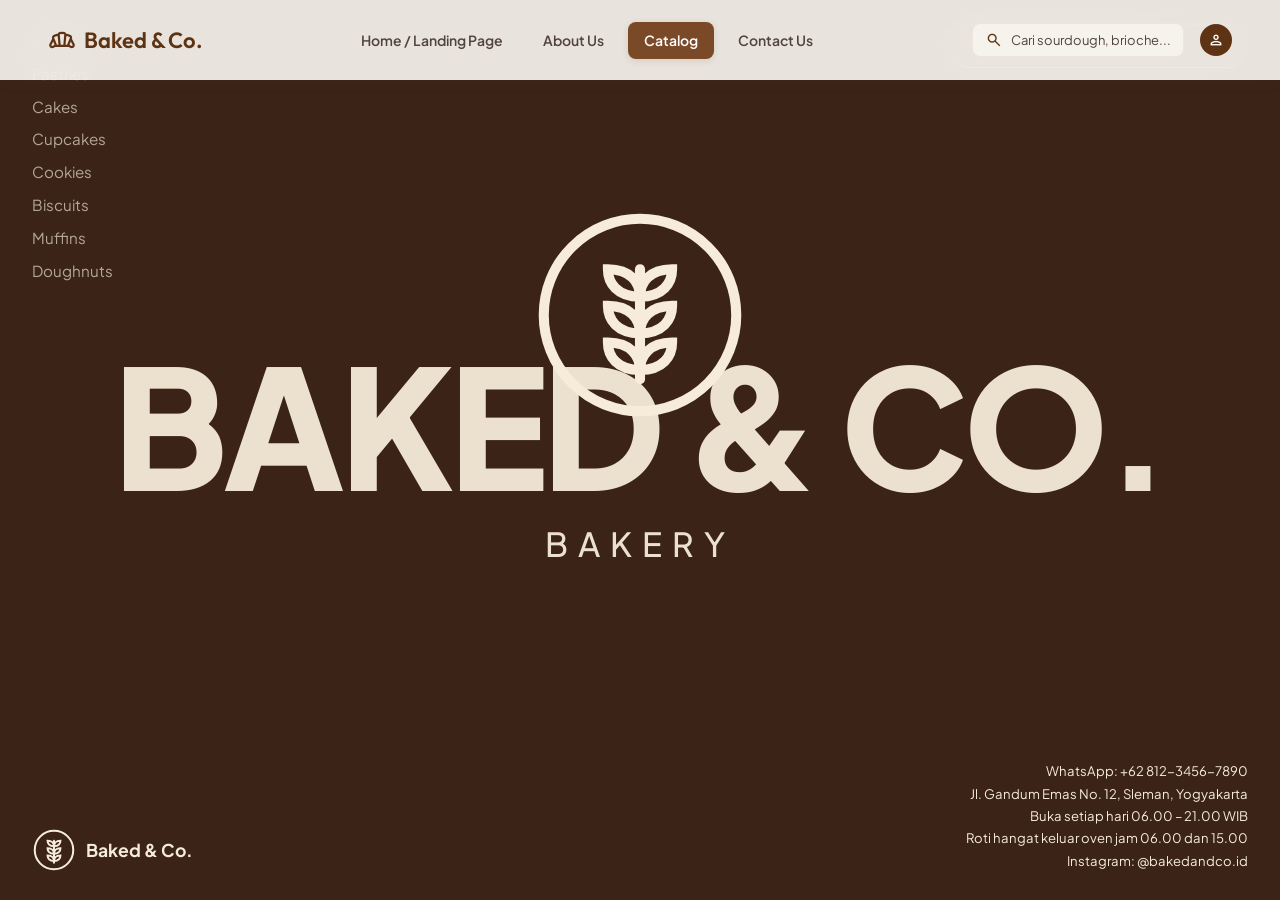
<file: koding/catalog (1).html>
<!doctype html>
<html lang="id">
  <head>
    <meta charset="utf-8" />
    <meta name="viewport" content="width=device-width,initial-scale=1" />
    <title>index — Baked & Co.</title>
    <link rel="preconnect" href="https://fonts.googleapis.com" />
    <link rel="preconnect" href="https://fonts.gstatic.com" crossorigin />
    <link
      href="https://fonts.googleapis.com/css2?family=Outfit:wght@400;600;700;800&family=Plus+Jakarta+Sans:wght@400;500;600;700&display=swap"
      rel="stylesheet"
    />
    <link
      href="https://fonts.googleapis.com/css2?family=Material+Symbols+Outlined:opsz,wght,FILL,GRAD@20..48,100..700,0..1,-50..200"
      rel="stylesheet"
    />
    <link rel="stylesheet" href="style.css" />
    <link
      href="https://fonts.googleapis.com/css2?family=Poppins:wght@400;600;700;800&display=swap"
      rel="stylesheet"
    />
    <link rel="stylesheet" href="style.css" />
  </head>
  <body>
    <!-- HEADER -->
    <header class="header">
      <div class="header-dalam">
        <a href="index.html" class="logo">
          <span class="ikon">bakery_dining</span>
          <span class="logo-teks">Baked & Co.</span>
        </a>
        <nav class="nav">
          <a href="index.html" class="nav-tautan">Home / Landing Page</a>
          <a href="about-us.html" class="nav-tautan">About Us</a>
          <a href="catalog.html" class="nav-tautan nav-tautan-aktif">Catalog</a>
          <a href="contact-us.html" class="nav-tautan">Contact Us</a>
        </nav>
        <div class="pencarian-area">
          <div class="dropdown-tim">
            <div class="pencarian-box">
              <span class="ikon">search</span>
              <span class="teks-kecil">Cari sourdough, brioche...</span>
            </div>
            <div class="dropdown-panel">
              <div class="dropdown-judul">
                <span class="label-kecil warna-utama" style="font-weight: 700"
                  >Kelompok 2 / XI 3.1</span
                >
                <span class="lencana lencana-sekunder">Creative Team</span>
              </div>
              <ul class="dropdown-daftar">
                <li class="dropdown-item">
                  <span>Abigail Gracia Kirana</span
                  ><span class="nomor">No. 01</span>
                </li>
                <li class="dropdown-item">
                  <span>Agnes Cara Chrisgenoveva</span
                  ><span class="nomor">No. 20</span>
                </li>
                <li class="dropdown-item">
                  <span>Alexandra Vanny P. P.</span
                  ><span class="nomor">No. 26</span>
                </li>
                <li class="dropdown-item">
                  <span>Richelle Jordan Hoo</span
                  ><span class="nomor">No. 32</span>
                </li>
                <li class="dropdown-item">
                  <span>Arabella Syaqila Putri</span
                  ><span class="nomor">No. 35</span>
                </li>
              </ul>
            </div>
          </div>
          <div class="avatar">
            <span class="ikon" style="font-size: 18px">person</span>
          </div>
        </div>
      </div>
    </header>
    <div class="katalog-halaman">
      <!-- ===== RADIO KATEGORI ===== -->
      <input
        class="katalog-radio"
        type="radio"
        name="kategori"
        id="pilih-beranda"
        checked
      />
      <input
        class="katalog-radio"
        type="radio"
        name="kategori"
        id="pilih-roti"
      />
      <input
        class="katalog-radio"
        type="radio"
        name="kategori"
        id="pilih-pastri"
      />
      <input
        class="katalog-radio"
        type="radio"
        name="kategori"
        id="pilih-kue"
      />
      <input
        class="katalog-radio"
        type="radio"
        name="kategori"
        id="pilih-cupcake"
      />
      <input
        class="katalog-radio"
        type="radio"
        name="kategori"
        id="pilih-kukis"
      />
      <input
        class="katalog-radio"
        type="radio"
        name="kategori"
        id="pilih-biskuit"
      />
      <input
        class="katalog-radio"
        type="radio"
        name="kategori"
        id="pilih-mufin"
      />
      <input
        class="katalog-radio"
        type="radio"
        name="kategori"
        id="pilih-donat"
      />

      <!-- ===== PANGGUNG UTAMA ===== -->
      <main class="katalog-panggung">
        <!-- Navigasi -->
        <nav class="katalog-nav" aria-label="Kategori">
          <label for="pilih-roti">Breads</label>
          <label for="pilih-pastri">Pastries</label>
          <label for="pilih-kue">Cakes</label>
          <label for="pilih-cupcake">Cupcakes</label>
          <label for="pilih-kukis">Cookies</label>
          <label for="pilih-biskuit">Biscuits</label>
          <label for="pilih-mufin">Muffins</label>
          <label for="pilih-donat">Doughnuts</label>
        </nav>

        <!-- Pencarian + tips -->
        <div class="katalog-pencarian">
          <input
            type="search"
            placeholder="Cari kategori atau produk…"
            aria-label="Cari"
          />
          <div class="katalog-tips">
            <b>Kelompok 2 / XI 3.1</b>
            <ol>
              <li>Abigail Gracia Kirana / 1</li>
              <li>Agnes Cara Chrisgenoveva / 20</li>
              <li>Alexandra Vanny P. P. / 26</li>
              <li>Richelle Jordan Hoo / 32</li>
              <li>Arabella Syaqila Putri / 35</li>
            </ol>
          </div>
        </div>

        <!-- Logo -->
        <label
          class="katalog-logo"
          for="pilih-beranda"
          title="Kembali ke beranda"
        >
          <svg
            viewBox="0 0 48 48"
            fill="none"
            stroke="currentColor"
            stroke-width="2.2"
            stroke-linecap="round"
          >
            <circle cx="24" cy="24" r="21" />
            <path d="M24 38V14" />
            <path
              d="M24 20c-5 0-7-3-7-6 5 0 7 3 7 6zM24 20c5 0 7-3 7-6-5 0-7 3-7 6zM24 28c-5 0-7-3-7-6 5 0 7 3 7 6zM24 28c5 0 7-3 7-6-5 0-7 3-7 6zM24 36c-5 0-7-3-7-6 5 0 7 3 7 6zM24 36c5 0 7-3 7-6-5 0-7 3-7 6z"
            />
          </svg>
          <span>Baked & Co.</span>
        </label>

        <!-- Kontak -->
        <div class="katalog-kontak">
          <div>
            WhatsApp:
            <a href="https://wa.me/6281234567890">+62 812-3456-7890</a>
          </div>
          <div>Jl. Gandum Emas No. 12, Sleman, Yogyakarta</div>
          <div>Buka setiap hari 06.00 – 21.00 WIB</div>
          <div>Roti hangat keluar oven jam 06.00 dan 15.00</div>
          <div>
            Instagram:
            <a href="https://instagram.com/bakedandco.id">@bakedandco.id</a>
          </div>
        </div>

        <!-- Slide beranda -->
        <section
          class="katalog-slide katalog-beranda katalog-slide-beranda"
          id="s-beranda"
        >
          <svg
            class="katalog-logo-besar"
            aria-hidden="true"
            viewBox="0 0 48 48"
            fill="none"
            stroke="currentColor"
            stroke-width="2.2"
            stroke-linecap="round"
          >
            <circle cx="24" cy="24" r="21" />
            <path d="M24 38V14" />
            <path
              d="M24 20c-5 0-7-3-7-6 5 0 7 3 7 6zM24 20c5 0 7-3 7-6-5 0-7 3-7 6zM24 28c-5 0-7-3-7-6 5 0 7 3 7 6zM24 28c5 0 7-3 7-6-5 0-7 3-7 6zM24 36c-5 0-7-3-7-6 5 0 7 3 7 6zM24 36c5 0 7-3 7-6-5 0-7 3-7 6z"
            />
          </svg>
          <div class="katalog-judul-raksasa">
            BAKED & CO.<small>BAKERY</small>
          </div>
        </section>

        <!-- ====== SLIDE: ROTI / BREADS ====== -->
        <section class="katalog-slide katalog-slide-roti" id="s-roti">
          <div class="katalog-judul-raksasa">BREADS</div>
          <input
            class="katalog-radio"
            type="radio"
            name="p-roti"
            id="produk-roti-0"
            checked
            aria-label="Sourdough"
          />
          <input
            class="katalog-radio"
            type="radio"
            name="p-roti"
            id="produk-roti-1"
            aria-label="Baguette"
          />
          <input
            class="katalog-radio"
            type="radio"
            name="p-roti"
            id="produk-roti-2"
            aria-label="Brioche"
          />
          <input
            class="katalog-radio"
            type="radio"
            name="p-roti"
            id="produk-roti-3"
            aria-label="Whole Wheat"
          />
          <input
            class="katalog-radio"
            type="radio"
            name="p-roti"
            id="produk-roti-4"
            aria-label="Focaccia"
          />
          <input
            class="katalog-radio"
            type="radio"
            name="p-roti"
            id="produk-roti-5"
            aria-label="Ciabatta"
          />

          <!-- placeholder slide produk 1 (posisi ke-2 di DOM, lihat CSS nth-child) -->
          <figure class="katalog-produk">
            <label class="katalog-panah katalog-panah-kiri" for="produk-roti-5"
              >‹</label
            >
            <span
              class="katalog-gambar-besar"
              role="img"
              aria-label="Sourdough"
            >
              <svg viewBox="0 0 200 200">
                <ellipse
                  cx="100"
                  cy="118"
                  rx="84"
                  ry="62"
                  fill="#b9772e"
                  stroke="rgba(60,30,10,.35)"
                  stroke-width="2.5"
                />
                <path
                  d="M52 104q16-24 32-32M90 92q16-24 32-32M128 102q16-24 32-32"
                  stroke="#f3dcae"
                  stroke-width="10"
                  stroke-linecap="round"
                  fill="none"
                />
                <circle cx="54" cy="114" r="3" fill="#fff3dc" />
                <circle cx="110" cy="92" r="3" fill="#fff3dc" />
                <circle cx="143" cy="130" r="3" fill="#fff3dc" />
                <circle cx="86" cy="147" r="3" fill="#fff3dc" />
                <circle cx="126" cy="178" r="3" fill="#fff3dc" />
                <circle cx="59" cy="174" r="3" fill="#fff3dc" />
                <circle cx="95" cy="123" r="3" fill="#fff3dc" />
                <circle cx="148" cy="169" r="3" fill="#fff3dc" />
              </svg>
            </span>
            <figcaption class="katalog-nama-produk">Sourdough</figcaption>
            <label class="katalog-panah katalog-panah-kanan" for="produk-roti-1"
              >›</label
            >
            <span class="katalog-penghitung">1 / 6</span>
          </figure>
          <figure class="katalog-produk">
            <label class="katalog-panah katalog-panah-kiri" for="produk-roti-0"
              >‹</label
            >
            <span class="katalog-gambar-besar" role="img" aria-label="Baguette">
              <svg viewBox="0 0 200 200">
                <g transform="rotate(-18 100 100)">
                  <rect
                    x="8"
                    y="72"
                    width="184"
                    height="56"
                    rx="28"
                    fill="#d89a4a"
                    stroke="rgba(60,30,10,.35)"
                    stroke-width="2.5"
                  />
                  <path
                    d="M50 81l12 38M88 81l12 38M126 81l12 38M160 81l12 38"
                    stroke="#f3dcae"
                    stroke-width="7"
                    stroke-linecap="round"
                  />
                </g>
              </svg>
            </span>
            <figcaption class="katalog-nama-produk">Baguette</figcaption>
            <label class="katalog-panah katalog-panah-kanan" for="produk-roti-2"
              >›</label
            >
            <span class="katalog-penghitung">2 / 6</span>
          </figure>
          <figure class="katalog-produk">
            <label class="katalog-panah katalog-panah-kiri" for="produk-roti-1"
              >‹</label
            >
            <span class="katalog-gambar-besar" role="img" aria-label="Brioche">
              <svg viewBox="0 0 200 200">
                <ellipse
                  cx="100"
                  cy="130"
                  rx="80"
                  ry="48"
                  fill="#d98a2f"
                  stroke="rgba(60,30,10,.35)"
                  stroke-width="2.5"
                />
                <circle
                  cx="100"
                  cy="76"
                  r="30"
                  fill="#d98a2f"
                  stroke="rgba(60,30,10,.35)"
                  stroke-width="2.5"
                />
                <ellipse
                  cx="96"
                  cy="68"
                  rx="14"
                  ry="6"
                  fill="#fff"
                  opacity=".3"
                />
              </svg>
            </span>
            <figcaption class="katalog-nama-produk">Brioche</figcaption>
            <label class="katalog-panah katalog-panah-kanan" for="produk-roti-3"
              >›</label
            >
            <span class="katalog-penghitung">3 / 6</span>
          </figure>
          <figure class="katalog-produk">
            <label class="katalog-panah katalog-panah-kiri" for="produk-roti-2"
              >‹</label
            >
            <span
              class="katalog-gambar-besar"
              role="img"
              aria-label="Whole Wheat"
            >
              <svg viewBox="0 0 200 200">
                <ellipse
                  cx="100"
                  cy="118"
                  rx="84"
                  ry="62"
                  fill="#8a5a2b"
                  stroke="rgba(60,30,10,.35)"
                  stroke-width="2.5"
                />
                <path
                  d="M52 104q16-24 32-32M90 92q16-24 32-32M128 102q16-24 32-32"
                  stroke="#d9b27a"
                  stroke-width="10"
                  stroke-linecap="round"
                  fill="none"
                />
              </svg>
            </span>
            <figcaption class="katalog-nama-produk">
              Whole Wheat Bread
            </figcaption>
            <label class="katalog-panah katalog-panah-kanan" for="produk-roti-4"
              >›</label
            >
            <span class="katalog-penghitung">4 / 6</span>
          </figure>
          <figure class="katalog-produk">
            <label class="katalog-panah katalog-panah-kiri" for="produk-roti-3"
              >‹</label
            >
            <span class="katalog-gambar-besar" role="img" aria-label="Focaccia">
              <svg viewBox="0 0 200 200">
                <rect
                  x="22"
                  y="52"
                  width="156"
                  height="104"
                  rx="22"
                  fill="#e0a23f"
                  stroke="rgba(60,30,10,.35)"
                  stroke-width="2.5"
                />
                <circle cx="46" cy="78" r="5" fill="rgba(120,60,10,.35)" />
                <circle cx="82" cy="108" r="5" fill="rgba(120,60,10,.35)" />
                <circle cx="118" cy="78" r="5" fill="rgba(120,60,10,.35)" />
                <circle cx="154" cy="108" r="5" fill="rgba(120,60,10,.35)" />
                <path
                  d="M38 88l12-6M74 118l12-6M110 88l12-6M146 118l12-6"
                  stroke="#4f7a32"
                  stroke-width="3"
                  stroke-linecap="round"
                />
                <circle cx="64" cy="110" r="6" fill="#3a2a3f" />
                <circle cx="136" cy="80" r="6" fill="#3a2a3f" />
              </svg>
            </span>
            <figcaption class="katalog-nama-produk">Focaccia</figcaption>
            <label class="katalog-panah katalog-panah-kanan" for="produk-roti-5"
              >›</label
            >
            <span class="katalog-penghitung">5 / 6</span>
          </figure>
          <figure class="katalog-produk">
            <label class="katalog-panah katalog-panah-kiri" for="produk-roti-4"
              >‹</label
            >
            <span class="katalog-gambar-besar" role="img" aria-label="Ciabatta">
              <svg viewBox="0 0 200 200">
                <g transform="rotate(-18 100 100)">
                  <rect
                    x="25"
                    y="64"
                    width="150"
                    height="72"
                    rx="36"
                    fill="#e3b568"
                    stroke="rgba(60,30,10,.35)"
                    stroke-width="2.5"
                  />
                  <path
                    d="M50 73l12 54M88 73l12 54M126 73l12 54M160 73l12 54"
                    stroke="#fff3dc"
                    stroke-width="7"
                    stroke-linecap="round"
                  />
                </g>
              </svg>
            </span>
            <figcaption class="katalog-nama-produk">Ciabatta</figcaption>
            <label class="katalog-panah katalog-panah-kanan" for="produk-roti-0"
              >›</label
            >
            <span class="katalog-penghitung">6 / 6</span>
          </figure>
        </section>

        <!-- ====== SLIDE: PASTRIES ====== -->
        <section class="katalog-slide katalog-slide-pastri" id="s-pastri">
          <div class="katalog-judul-raksasa">PASTRIES</div>
          <input
            class="katalog-radio"
            type="radio"
            name="p-pastri"
            id="produk-pastri-0"
            checked
            aria-label="Croissant"
          />
          <input
            class="katalog-radio"
            type="radio"
            name="p-pastri"
            id="produk-pastri-1"
            aria-label="Pain au Chocolat"
          />
          <input
            class="katalog-radio"
            type="radio"
            name="p-pastri"
            id="produk-pastri-2"
            aria-label="Danish"
          />
          <input
            class="katalog-radio"
            type="radio"
            name="p-pastri"
            id="produk-pastri-3"
            aria-label="Puff Pastry"
          />
          <input
            class="katalog-radio"
            type="radio"
            name="p-pastri"
            id="produk-pastri-4"
            aria-label="Cinnamon Roll"
          />
          <input
            class="katalog-radio"
            type="radio"
            name="p-pastri"
            id="produk-pastri-5"
            aria-label="Éclair"
          />

          <figure class="katalog-produk">
            <label
              class="katalog-panah katalog-panah-kiri"
              for="produk-pastri-5"
              >‹</label
            >
            <span
              class="katalog-gambar-besar"
              role="img"
              aria-label="Croissant"
            >
              <svg viewBox="0 0 200 200">
                <ellipse
                  cx="36"
                  cy="128"
                  rx="19"
                  ry="32"
                  transform="rotate(55 36 128)"
                  fill="#e3a24a"
                  stroke="rgba(60,30,10,.35)"
                  stroke-width="2.5"
                />
                <ellipse
                  cx="164"
                  cy="128"
                  rx="19"
                  ry="32"
                  transform="rotate(-55 164 128)"
                  fill="#e3a24a"
                  stroke="rgba(60,30,10,.35)"
                  stroke-width="2.5"
                />
                <ellipse
                  cx="64"
                  cy="106"
                  rx="26"
                  ry="42"
                  transform="rotate(25 64 106)"
                  fill="#e3a24a"
                  stroke="rgba(60,30,10,.35)"
                  stroke-width="2.5"
                />
                <ellipse
                  cx="136"
                  cy="106"
                  rx="26"
                  ry="42"
                  transform="rotate(-25 136 106)"
                  fill="#e3a24a"
                  stroke="rgba(60,30,10,.35)"
                  stroke-width="2.5"
                />
                <ellipse
                  cx="100"
                  cy="92"
                  rx="34"
                  ry="52"
                  fill="#e3a24a"
                  stroke="rgba(60,30,10,.35)"
                  stroke-width="2.5"
                />
              </svg>
            </span>
            <figcaption class="katalog-nama-produk">Croissant</figcaption>
            <label
              class="katalog-panah katalog-panah-kanan"
              for="produk-pastri-1"
              >›</label
            >
            <span class="katalog-penghitung">1 / 6</span>
          </figure>
          <figure class="katalog-produk">
            <label
              class="katalog-panah katalog-panah-kiri"
              for="produk-pastri-0"
              >‹</label
            >
            <span
              class="katalog-gambar-besar"
              role="img"
              aria-label="Pain au Chocolat"
            >
              <svg viewBox="0 0 200 200">
                <rect
                  x="26"
                  y="66"
                  width="148"
                  height="76"
                  rx="34"
                  fill="#d99a45"
                  stroke="rgba(60,30,10,.35)"
                  stroke-width="2.5"
                />
                <rect
                  x="20"
                  y="92"
                  width="24"
                  height="26"
                  rx="8"
                  fill="#4a2a1b"
                />
                <rect
                  x="156"
                  y="92"
                  width="24"
                  height="26"
                  rx="8"
                  fill="#4a2a1b"
                />
              </svg>
            </span>
            <figcaption class="katalog-nama-produk">
              Pain au Chocolat
            </figcaption>
            <label
              class="katalog-panah katalog-panah-kanan"
              for="produk-pastri-2"
              >›</label
            >
            <span class="katalog-penghitung">2 / 6</span>
          </figure>
          <figure class="katalog-produk">
            <label
              class="katalog-panah katalog-panah-kiri"
              for="produk-pastri-1"
              >‹</label
            >
            <span class="katalog-gambar-besar" role="img" aria-label="Danish">
              <svg viewBox="0 0 200 200">
                <rect
                  x="32"
                  y="32"
                  width="136"
                  height="136"
                  rx="26"
                  fill="#e8b865"
                  stroke="rgba(60,30,10,.35)"
                  stroke-width="2.5"
                />
                <rect
                  x="62"
                  y="62"
                  width="76"
                  height="76"
                  rx="14"
                  fill="rgba(255,255,255,.25)"
                />
                <circle cx="100" cy="100" r="24" fill="#d6283a" />
              </svg>
            </span>
            <figcaption class="katalog-nama-produk">Danish</figcaption>
            <label
              class="katalog-panah katalog-panah-kanan"
              for="produk-pastri-3"
              >›</label
            >
            <span class="katalog-penghitung">3 / 6</span>
          </figure>
          <figure class="katalog-produk">
            <label
              class="katalog-panah katalog-panah-kiri"
              for="produk-pastri-2"
              >‹</label
            >
            <span
              class="katalog-gambar-besar"
              role="img"
              aria-label="Puff Pastry"
            >
              <svg viewBox="0 0 200 200">
                <rect
                  x="36"
                  y="50"
                  width="128"
                  height="30"
                  rx="15"
                  fill="#d3a04d"
                  stroke="rgba(60,30,10,.35)"
                  stroke-width="2.5"
                />
                <rect
                  x="44"
                  y="72"
                  width="112"
                  height="30"
                  rx="15"
                  fill="#e9c27a"
                  stroke="rgba(60,30,10,.35)"
                  stroke-width="2.5"
                />
                <rect
                  x="36"
                  y="94"
                  width="128"
                  height="30"
                  rx="15"
                  fill="#d3a04d"
                  stroke="rgba(60,30,10,.35)"
                  stroke-width="2.5"
                />
                <rect
                  x="44"
                  y="116"
                  width="112"
                  height="30"
                  rx="15"
                  fill="#e9c27a"
                  stroke="rgba(60,30,10,.35)"
                  stroke-width="2.5"
                />
                <rect
                  x="36"
                  y="138"
                  width="128"
                  height="30"
                  rx="15"
                  fill="#d3a04d"
                  stroke="rgba(60,30,10,.35)"
                  stroke-width="2.5"
                />
              </svg>
            </span>
            <figcaption class="katalog-nama-produk">Puff Pastry</figcaption>
            <label
              class="katalog-panah katalog-panah-kanan"
              for="produk-pastri-4"
              >›</label
            >
            <span class="katalog-penghitung">4 / 6</span>
          </figure>
          <figure class="katalog-produk">
            <label
              class="katalog-panah katalog-panah-kiri"
              for="produk-pastri-3"
              >‹</label
            >
            <span
              class="katalog-gambar-besar"
              role="img"
              aria-label="Cinnamon Roll"
            >
              <svg viewBox="0 0 200 200">
                <circle
                  cx="100"
                  cy="100"
                  r="82"
                  fill="#d9a55c"
                  stroke="rgba(60,30,10,.35)"
                  stroke-width="2.5"
                />
                <path
                  d="M100 100q10-10 18 0q8 18-16 24q-30 2-34-28q0-36 40-40q44 0 52 42"
                  stroke="#8a4a22"
                  stroke-width="9"
                  fill="none"
                  stroke-linecap="round"
                />
              </svg>
            </span>
            <figcaption class="katalog-nama-produk">Cinnamon Roll</figcaption>
            <label
              class="katalog-panah katalog-panah-kanan"
              for="produk-pastri-5"
              >›</label
            >
            <span class="katalog-penghitung">5 / 6</span>
          </figure>
          <figure class="katalog-produk">
            <label
              class="katalog-panah katalog-panah-kiri"
              for="produk-pastri-4"
              >‹</label
            >
            <span class="katalog-gambar-besar" role="img" aria-label="Éclair">
              <svg viewBox="0 0 200 200">
                <g transform="rotate(-10 100 100)">
                  <rect
                    x="18"
                    y="102"
                    width="164"
                    height="42"
                    rx="21"
                    fill="#e8c07a"
                    stroke="rgba(60,30,10,.35)"
                    stroke-width="2.5"
                  />
                  <rect
                    x="16"
                    y="64"
                    width="168"
                    height="38"
                    rx="19"
                    fill="#4a2a1b"
                    stroke="rgba(60,30,10,.35)"
                    stroke-width="2.5"
                  />
                </g>
              </svg>
            </span>
            <figcaption class="katalog-nama-produk">Éclair</figcaption>
            <label
              class="katalog-panah katalog-panah-kanan"
              for="produk-pastri-0"
              >›</label
            >
            <span class="katalog-penghitung">6 / 6</span>
          </figure>
        </section>

        <!-- ====== SLIDE: CAKES ====== -->
        <section class="katalog-slide katalog-slide-kue" id="s-kue">
          <div class="katalog-judul-raksasa">CAKES</div>
          <input
            class="katalog-radio"
            type="radio"
            name="p-kue"
            id="produk-kue-0"
            checked
            aria-label="Black Forest"
          />
          <input
            class="katalog-radio"
            type="radio"
            name="p-kue"
            id="produk-kue-1"
            aria-label="Red Velvet"
          />
          <input
            class="katalog-radio"
            type="radio"
            name="p-kue"
            id="produk-kue-2"
            aria-label="Cheesecake"
          />
          <input
            class="katalog-radio"
            type="radio"
            name="p-kue"
            id="produk-kue-3"
            aria-label="Sponge Cake"
          />
          <input
            class="katalog-radio"
            type="radio"
            name="p-kue"
            id="produk-kue-4"
            aria-label="Chiffon Cake"
          />
          <input
            class="katalog-radio"
            type="radio"
            name="p-kue"
            id="produk-kue-5"
            aria-label="Carrot Cake"
          />

          <figure class="katalog-produk">
            <label class="katalog-panah katalog-panah-kiri" for="produk-kue-5"
              >‹</label
            >
            <span
              class="katalog-gambar-besar"
              role="img"
              aria-label="Black Forest"
            >
              <svg viewBox="0 0 200 200">
                <rect x="40" y="132" width="120" height="26" fill="#4a2a1b" />
                <rect x="40" y="122" width="120" height="10" fill="#fff3dc" />
                <rect x="40" y="96" width="120" height="26" fill="#4a2a1b" />
                <rect x="40" y="86" width="120" height="10" fill="#fff3dc" />
                <rect x="40" y="60" width="120" height="26" fill="#4a2a1b" />
                <rect
                  x="36"
                  y="46"
                  width="128"
                  height="16"
                  rx="8"
                  fill="#fff3dc"
                  stroke="rgba(60,30,10,.35)"
                  stroke-width="2.5"
                />
                <circle cx="100" cy="38" r="12" fill="#c1121f" />
              </svg>
            </span>
            <figcaption class="katalog-nama-produk">
              Black Forest Cake
            </figcaption>
            <label class="katalog-panah katalog-panah-kanan" for="produk-kue-1"
              >›</label
            >
            <span class="katalog-penghitung">1 / 6</span>
          </figure>
          <figure class="katalog-produk">
            <label class="katalog-panah katalog-panah-kiri" for="produk-kue-0"
              >‹</label
            >
            <span
              class="katalog-gambar-besar"
              role="img"
              aria-label="Red Velvet"
            >
              <svg viewBox="0 0 200 200">
                <rect x="40" y="132" width="120" height="26" fill="#b3162a" />
                <rect x="40" y="122" width="120" height="10" fill="#fffaf0" />
                <rect x="40" y="96" width="120" height="26" fill="#b3162a" />
                <rect x="40" y="86" width="120" height="10" fill="#fffaf0" />
                <rect x="40" y="60" width="120" height="26" fill="#b3162a" />
                <rect
                  x="36"
                  y="46"
                  width="128"
                  height="16"
                  rx="8"
                  fill="#fffaf0"
                  stroke="rgba(60,30,10,.35)"
                  stroke-width="2.5"
                />
              </svg>
            </span>
            <figcaption class="katalog-nama-produk">Red Velvet Cake</figcaption>
            <label class="katalog-panah katalog-panah-kanan" for="produk-kue-2"
              >›</label
            >
            <span class="katalog-penghitung">2 / 6</span>
          </figure>
          <figure class="katalog-produk">
            <label class="katalog-panah katalog-panah-kiri" for="produk-kue-1"
              >‹</label
            >
            <span
              class="katalog-gambar-besar"
              role="img"
              aria-label="Cheesecake"
            >
              <svg viewBox="0 0 200 200">
                <rect x="40" y="142" width="120" height="16" fill="#c18a4a" />
                <rect x="40" y="72" width="120" height="70" fill="#fbefd0" />
                <rect
                  x="36"
                  y="58"
                  width="128"
                  height="16"
                  rx="8"
                  fill="#d6283a"
                  stroke="rgba(60,30,10,.35)"
                  stroke-width="2.5"
                />
                <circle cx="72" cy="53" r="9" fill="#9d1b2f" />
                <circle cx="100" cy="53" r="9" fill="#9d1b2f" />
                <circle cx="128" cy="53" r="9" fill="#9d1b2f" />
              </svg>
            </span>
            <figcaption class="katalog-nama-produk">Cheesecake</figcaption>
            <label class="katalog-panah katalog-panah-kanan" for="produk-kue-3"
              >›</label
            >
            <span class="katalog-penghitung">3 / 6</span>
          </figure>
          <figure class="katalog-produk">
            <label class="katalog-panah katalog-panah-kiri" for="produk-kue-2"
              >‹</label
            >
            <span
              class="katalog-gambar-besar"
              role="img"
              aria-label="Sponge Cake"
            >
              <svg viewBox="0 0 200 200">
                <rect x="40" y="130" width="120" height="28" fill="#f3cf6d" />
                <rect x="40" y="122" width="120" height="8" fill="#d83a4a" />
                <rect x="40" y="94" width="120" height="28" fill="#f3cf6d" />
                <rect x="40" y="86" width="120" height="8" fill="#fff3dc" />
                <rect x="40" y="58" width="120" height="28" fill="#f3cf6d" />
                <rect
                  x="36"
                  y="44"
                  width="128"
                  height="16"
                  rx="8"
                  fill="#fff3dc"
                  stroke="rgba(60,30,10,.35)"
                  stroke-width="2.5"
                />
              </svg>
            </span>
            <figcaption class="katalog-nama-produk">Sponge Cake</figcaption>
            <label class="katalog-panah katalog-panah-kanan" for="produk-kue-4"
              >›</label
            >
            <span class="katalog-penghitung">4 / 6</span>
          </figure>
          <figure class="katalog-produk">
            <label class="katalog-panah katalog-panah-kiri" for="produk-kue-3"
              >‹</label
            >
            <span
              class="katalog-gambar-besar"
              role="img"
              aria-label="Chiffon Cake"
            >
              <svg viewBox="0 0 200 200">
                <rect x="40" y="124" width="120" height="34" fill="#f7e08f" />
                <rect x="40" y="116" width="120" height="8" fill="#fffdf3" />
                <rect x="40" y="82" width="120" height="34" fill="#f7e08f" />
                <rect
                  x="36"
                  y="68"
                  width="128"
                  height="16"
                  rx="8"
                  fill="#fff0b8"
                  stroke="rgba(60,30,10,.35)"
                  stroke-width="2.5"
                />
              </svg>
            </span>
            <figcaption class="katalog-nama-produk">Chiffon Cake</figcaption>
            <label class="katalog-panah katalog-panah-kanan" for="produk-kue-5"
              >›</label
            >
            <span class="katalog-penghitung">5 / 6</span>
          </figure>
          <figure class="katalog-produk">
            <label class="katalog-panah katalog-panah-kiri" for="produk-kue-4"
              >‹</label
            >
            <span
              class="katalog-gambar-besar"
              role="img"
              aria-label="Carrot Cake"
            >
              <svg viewBox="0 0 200 200">
                <rect x="40" y="132" width="120" height="26" fill="#c5762f" />
                <rect x="40" y="122" width="120" height="10" fill="#fff3dc" />
                <rect x="40" y="96" width="120" height="26" fill="#c5762f" />
                <rect x="40" y="86" width="120" height="10" fill="#fff3dc" />
                <rect x="40" y="60" width="120" height="26" fill="#c5762f" />
                <rect
                  x="36"
                  y="46"
                  width="128"
                  height="16"
                  rx="8"
                  fill="#fff3dc"
                  stroke="rgba(60,30,10,.35)"
                  stroke-width="2.5"
                />
                <path
                  d="M84 44l32 0l-16-26z"
                  fill="#f08a24"
                  stroke="rgba(60,30,10,.35)"
                  stroke-width="2.5"
                />
              </svg>
            </span>
            <figcaption class="katalog-nama-produk">Carrot Cake</figcaption>
            <label class="katalog-panah katalog-panah-kanan" for="produk-kue-0"
              >›</label
            >
            <span class="katalog-penghitung">6 / 6</span>
          </figure>
        </section>

        <!-- ====== SLIDE: CUPCAKES ====== -->
        <section class="katalog-slide katalog-slide-cupcake" id="s-cupcake">
          <div class="katalog-judul-raksasa">CUPCAKES</div>
          <input
            class="katalog-radio"
            type="radio"
            name="p-cupcake"
            id="produk-cupcake-0"
            checked
            aria-label="Vanilla Cupcake"
          />
          <input
            class="katalog-radio"
            type="radio"
            name="p-cupcake"
            id="produk-cupcake-1"
            aria-label="Chocolate Cupcake"
          />
          <input
            class="katalog-radio"
            type="radio"
            name="p-cupcake"
            id="produk-cupcake-2"
            aria-label="Salted Caramel"
          />
          <input
            class="katalog-radio"
            type="radio"
            name="p-cupcake"
            id="produk-cupcake-3"
            aria-label="Red Velvet Cupcake"
          />
          <input
            class="katalog-radio"
            type="radio"
            name="p-cupcake"
            id="produk-cupcake-4"
            aria-label="Lemon Raspberry"
          />
          <input
            class="katalog-radio"
            type="radio"
            name="p-cupcake"
            id="produk-cupcake-5"
            aria-label="Peanut Butter"
          />

          <figure class="katalog-produk">
            <label
              class="katalog-panah katalog-panah-kiri"
              for="produk-cupcake-5"
              >‹</label
            >
            <span
              class="katalog-gambar-besar"
              role="img"
              aria-label="Vanilla Cupcake"
            >
              <svg viewBox="0 0 200 200">
                <path
                  d="M50 108L150 108L138 172L62 172Z"
                  fill="#e9d3a5"
                  stroke="rgba(60,30,10,.35)"
                  stroke-width="2.5"
                />
                <ellipse
                  cx="100"
                  cy="106"
                  rx="62"
                  ry="20"
                  fill="#f8eccb"
                  stroke="rgba(60,30,10,.35)"
                  stroke-width="2.5"
                />
                <ellipse
                  cx="100"
                  cy="86"
                  rx="48"
                  ry="18"
                  fill="#f8eccb"
                  stroke="rgba(60,30,10,.35)"
                  stroke-width="2.5"
                />
                <ellipse
                  cx="100"
                  cy="67"
                  rx="34"
                  ry="16"
                  fill="#f8eccb"
                  stroke="rgba(60,30,10,.35)"
                  stroke-width="2.5"
                />
                <ellipse
                  cx="100"
                  cy="50"
                  rx="16"
                  ry="12"
                  fill="#f8eccb"
                  stroke="rgba(60,30,10,.35)"
                  stroke-width="2.5"
                />
              </svg>
            </span>
            <figcaption class="katalog-nama-produk">
              Vanilla Bean Cupcake
            </figcaption>
            <label
              class="katalog-panah katalog-panah-kanan"
              for="produk-cupcake-1"
              >›</label
            >
            <span class="katalog-penghitung">1 / 6</span>
          </figure>
          <figure class="katalog-produk">
            <label
              class="katalog-panah katalog-panah-kiri"
              for="produk-cupcake-0"
              >‹</label
            >
            <span
              class="katalog-gambar-besar"
              role="img"
              aria-label="Chocolate Cupcake"
            >
              <svg viewBox="0 0 200 200">
                <path
                  d="M50 108L150 108L138 172L62 172Z"
                  fill="#8a5a3c"
                  stroke="rgba(60,30,10,.35)"
                  stroke-width="2.5"
                />
                <ellipse
                  cx="100"
                  cy="106"
                  rx="62"
                  ry="20"
                  fill="#4a2a1b"
                  stroke="rgba(60,30,10,.35)"
                  stroke-width="2.5"
                />
                <ellipse
                  cx="100"
                  cy="86"
                  rx="48"
                  ry="18"
                  fill="#4a2a1b"
                  stroke="rgba(60,30,10,.35)"
                  stroke-width="2.5"
                />
                <ellipse
                  cx="100"
                  cy="67"
                  rx="34"
                  ry="16"
                  fill="#4a2a1b"
                  stroke="rgba(60,30,10,.35)"
                  stroke-width="2.5"
                />
                <ellipse
                  cx="100"
                  cy="50"
                  rx="16"
                  ry="12"
                  fill="#4a2a1b"
                  stroke="rgba(60,30,10,.35)"
                  stroke-width="2.5"
                />
              </svg>
            </span>
            <figcaption class="katalog-nama-produk">
              Chocolate Ganache Cupcake
            </figcaption>
            <label
              class="katalog-panah katalog-panah-kanan"
              for="produk-cupcake-2"
              >›</label
            >
            <span class="katalog-penghitung">2 / 6</span>
          </figure>
          <figure class="katalog-produk">
            <label
              class="katalog-panah katalog-panah-kiri"
              for="produk-cupcake-1"
              >‹</label
            >
            <span
              class="katalog-gambar-besar"
              role="img"
              aria-label="Salted Caramel Cupcake"
            >
              <svg viewBox="0 0 200 200">
                <path
                  d="M50 108L150 108L138 172L62 172Z"
                  fill="#f0e0c0"
                  stroke="rgba(60,30,10,.35)"
                  stroke-width="2.5"
                />
                <ellipse
                  cx="100"
                  cy="106"
                  rx="62"
                  ry="20"
                  fill="#e8b86d"
                  stroke="rgba(60,30,10,.35)"
                  stroke-width="2.5"
                />
                <ellipse
                  cx="100"
                  cy="86"
                  rx="48"
                  ry="18"
                  fill="#e8b86d"
                  stroke="rgba(60,30,10,.35)"
                  stroke-width="2.5"
                />
                <ellipse
                  cx="100"
                  cy="67"
                  rx="34"
                  ry="16"
                  fill="#e8b86d"
                  stroke="rgba(60,30,10,.35)"
                  stroke-width="2.5"
                />
              </svg>
            </span>
            <figcaption class="katalog-nama-produk">
              Salted Caramel Cupcake
            </figcaption>
            <label
              class="katalog-panah katalog-panah-kanan"
              for="produk-cupcake-3"
              >›</label
            >
            <span class="katalog-penghitung">3 / 6</span>
          </figure>
          <figure class="katalog-produk">
            <label
              class="katalog-panah katalog-panah-kiri"
              for="produk-cupcake-2"
              >‹</label
            >
            <span
              class="katalog-gambar-besar"
              role="img"
              aria-label="Red Velvet Cupcake"
            >
              <svg viewBox="0 0 200 200">
                <path
                  d="M50 108L150 108L138 172L62 172Z"
                  fill="#b3162a"
                  stroke="rgba(60,30,10,.35)"
                  stroke-width="2.5"
                />
                <ellipse
                  cx="100"
                  cy="106"
                  rx="62"
                  ry="20"
                  fill="#fffaf0"
                  stroke="rgba(60,30,10,.35)"
                  stroke-width="2.5"
                />
                <ellipse
                  cx="100"
                  cy="86"
                  rx="48"
                  ry="18"
                  fill="#fffaf0"
                  stroke="rgba(60,30,10,.35)"
                  stroke-width="2.5"
                />
                <ellipse
                  cx="100"
                  cy="67"
                  rx="34"
                  ry="16"
                  fill="#fffaf0"
                  stroke="rgba(60,30,10,.35)"
                  stroke-width="2.5"
                />
              </svg>
            </span>
            <figcaption class="katalog-nama-produk">
              Red Velvet Cupcake
            </figcaption>
            <label
              class="katalog-panah katalog-panah-kanan"
              for="produk-cupcake-4"
              >›</label
            >
            <span class="katalog-penghitung">4 / 6</span>
          </figure>
          <figure class="katalog-produk">
            <label
              class="katalog-panah katalog-panah-kiri"
              for="produk-cupcake-3"
              >‹</label
            >
            <span
              class="katalog-gambar-besar"
              role="img"
              aria-label="Lemon Raspberry Cupcake"
            >
              <svg viewBox="0 0 200 200">
                <path
                  d="M50 108L150 108L138 172L62 172Z"
                  fill="#f6c8d0"
                  stroke="rgba(60,30,10,.35)"
                  stroke-width="2.5"
                />
                <ellipse
                  cx="100"
                  cy="106"
                  rx="62"
                  ry="20"
                  fill="#f7e36d"
                  stroke="rgba(60,30,10,.35)"
                  stroke-width="2.5"
                />
                <ellipse
                  cx="100"
                  cy="86"
                  rx="48"
                  ry="18"
                  fill="#f7e36d"
                  stroke="rgba(60,30,10,.35)"
                  stroke-width="2.5"
                />
                <circle cx="100" cy="38" r="13" fill="#c2185b" />
              </svg>
            </span>
            <figcaption class="katalog-nama-produk">
              Lemon Raspberry Cupcake
            </figcaption>
            <label
              class="katalog-panah katalog-panah-kanan"
              for="produk-cupcake-5"
              >›</label
            >
            <span class="katalog-penghitung">5 / 6</span>
          </figure>
          <figure class="katalog-produk">
            <label
              class="katalog-panah katalog-panah-kiri"
              for="produk-cupcake-4"
              >‹</label
            >
            <span
              class="katalog-gambar-besar"
              role="img"
              aria-label="Peanut Butter Cupcake"
            >
              <svg viewBox="0 0 200 200">
                <path
                  d="M50 108L150 108L138 172L62 172Z"
                  fill="#e6c28a"
                  stroke="rgba(60,30,10,.35)"
                  stroke-width="2.5"
                />
                <ellipse
                  cx="100"
                  cy="106"
                  rx="62"
                  ry="20"
                  fill="#cf9a56"
                  stroke="rgba(60,30,10,.35)"
                  stroke-width="2.5"
                />
                <ellipse
                  cx="100"
                  cy="86"
                  rx="48"
                  ry="18"
                  fill="#cf9a56"
                  stroke="rgba(60,30,10,.35)"
                  stroke-width="2.5"
                />
              </svg>
            </span>
            <figcaption class="katalog-nama-produk">
              Peanut Butter Cupcake
            </figcaption>
            <label
              class="katalog-panah katalog-panah-kanan"
              for="produk-cupcake-0"
              >›</label
            >
            <span class="katalog-penghitung">6 / 6</span>
          </figure>
        </section>

        <!-- ====== SLIDE: COOKIES ====== -->
        <section class="katalog-slide katalog-slide-kukis" id="s-kukis">
          <div class="katalog-judul-raksasa">COOKIES</div>
          <input
            class="katalog-radio"
            type="radio"
            name="p-kukis"
            id="produk-kukis-0"
            checked
            aria-label="Chocolate Chip"
          />
          <input
            class="katalog-radio"
            type="radio"
            name="p-kukis"
            id="produk-kukis-1"
            aria-label="Oatmeal Raisin"
          />
          <input
            class="katalog-radio"
            type="radio"
            name="p-kukis"
            id="produk-kukis-2"
            aria-label="Double Chocolate"
          />
          <input
            class="katalog-radio"
            type="radio"
            name="p-kukis"
            id="produk-kukis-3"
            aria-label="Macarons"
          />
          <input
            class="katalog-radio"
            type="radio"
            name="p-kukis"
            id="produk-kukis-4"
            aria-label="Shortbread"
          />
          <input
            class="katalog-radio"
            type="radio"
            name="p-kukis"
            id="produk-kukis-5"
            aria-label="Snickerdoodles"
          />

          <figure class="katalog-produk">
            <label class="katalog-panah katalog-panah-kiri" for="produk-kukis-5"
              >‹</label
            >
            <span
              class="katalog-gambar-besar"
              role="img"
              aria-label="Chocolate Chip Cookies"
            >
              <svg viewBox="0 0 200 200">
                <circle
                  cx="100"
                  cy="104"
                  r="80"
                  fill="#d9a560"
                  stroke="rgba(60,30,10,.35)"
                  stroke-width="2.5"
                />
                <circle cx="43" cy="71" r="8" fill="#4a2a1b" />
                <circle cx="112" cy="44" r="8" fill="#4a2a1b" />
                <circle cx="154" cy="92" r="8" fill="#4a2a1b" />
                <circle cx="82" cy="113" r="8" fill="#4a2a1b" />
                <circle cx="133" cy="152" r="8" fill="#4a2a1b" />
              </svg>
            </span>
            <figcaption class="katalog-nama-produk">
              Chocolate Chip Cookies
            </figcaption>
            <label
              class="katalog-panah katalog-panah-kanan"
              for="produk-kukis-1"
              >›</label
            >
            <span class="katalog-penghitung">1 / 6</span>
          </figure>
          <figure class="katalog-produk">
            <label class="katalog-panah katalog-panah-kiri" for="produk-kukis-0"
              >‹</label
            >
            <span
              class="katalog-gambar-besar"
              role="img"
              aria-label="Oatmeal Raisin Cookies"
            >
              <svg viewBox="0 0 200 200">
                <circle
                  cx="100"
                  cy="104"
                  r="80"
                  fill="#c99a5b"
                  stroke="rgba(60,30,10,.35)"
                  stroke-width="2.5"
                />
                <circle cx="43" cy="71" r="7" fill="#5a2f3f" />
                <circle cx="112" cy="44" r="7" fill="#5a2f3f" />
                <circle cx="154" cy="92" r="7" fill="#5a2f3f" />
                <circle cx="82" cy="113" r="7" fill="#5a2f3f" />
              </svg>
            </span>
            <figcaption class="katalog-nama-produk">
              Oatmeal Raisin Cookies
            </figcaption>
            <label
              class="katalog-panah katalog-panah-kanan"
              for="produk-kukis-2"
              >›</label
            >
            <span class="katalog-penghitung">2 / 6</span>
          </figure>
          <figure class="katalog-produk">
            <label class="katalog-panah katalog-panah-kiri" for="produk-kukis-1"
              >‹</label
            >
            <span
              class="katalog-gambar-besar"
              role="img"
              aria-label="Double Chocolate Cookies"
            >
              <svg viewBox="0 0 200 200">
                <circle
                  cx="100"
                  cy="104"
                  r="80"
                  fill="#5a321f"
                  stroke="rgba(60,30,10,.35)"
                  stroke-width="2.5"
                />
                <circle cx="43" cy="71" r="8" fill="#a46a44" />
                <circle cx="112" cy="44" r="8" fill="#a46a44" />
                <circle cx="154" cy="92" r="8" fill="#a46a44" />
              </svg>
            </span>
            <figcaption class="katalog-nama-produk">
              Double Chocolate Cookies
            </figcaption>
            <label
              class="katalog-panah katalog-panah-kanan"
              for="produk-kukis-3"
              >›</label
            >
            <span class="katalog-penghitung">3 / 6</span>
          </figure>
          <figure class="katalog-produk">
            <label class="katalog-panah katalog-panah-kiri" for="produk-kukis-2"
              >‹</label
            >
            <span class="katalog-gambar-besar" role="img" aria-label="Macarons">
              <svg viewBox="0 0 200 200">
                <path
                  d="M32 100Q32 38 100 38Q168 38 168 100Z"
                  fill="#f4a6b9"
                  stroke="rgba(60,30,10,.35)"
                  stroke-width="2.5"
                />
                <path
                  d="M32 118Q32 180 100 180Q168 180 168 118Z"
                  fill="#f4a6b9"
                  stroke="rgba(60,30,10,.35)"
                  stroke-width="2.5"
                />
                <rect
                  x="30"
                  y="98"
                  width="140"
                  height="22"
                  rx="11"
                  fill="#fff3dc"
                  stroke="rgba(60,30,10,.35)"
                  stroke-width="2.5"
                />
              </svg>
            </span>
            <figcaption class="katalog-nama-produk">Macarons</figcaption>
            <label
              class="katalog-panah katalog-panah-kanan"
              for="produk-kukis-4"
              >›</label
            >
            <span class="katalog-penghitung">4 / 6</span>
          </figure>
          <figure class="katalog-produk">
            <label class="katalog-panah katalog-panah-kiri" for="produk-kukis-3"
              >‹</label
            >
            <span
              class="katalog-gambar-besar"
              role="img"
              aria-label="Shortbread Cookies"
            >
              <svg viewBox="0 0 200 200">
                <circle
                  cx="100"
                  cy="104"
                  r="80"
                  fill="#efd08c"
                  stroke="rgba(60,30,10,.35)"
                  stroke-width="2.5"
                />
                <circle
                  cx="100"
                  cy="104"
                  r="68"
                  fill="none"
                  stroke="#d3a95a"
                  stroke-width="4"
                  stroke-dasharray="2 9"
                />
              </svg>
            </span>
            <figcaption class="katalog-nama-produk">
              Shortbread Cookies
            </figcaption>
            <label
              class="katalog-panah katalog-panah-kanan"
              for="produk-kukis-5"
              >›</label
            >
            <span class="katalog-penghitung">5 / 6</span>
          </figure>
          <figure class="katalog-produk">
            <label class="katalog-panah katalog-panah-kiri" for="produk-kukis-4"
              >‹</label
            >
            <span
              class="katalog-gambar-besar"
              role="img"
              aria-label="Snickerdoodles"
            >
              <svg viewBox="0 0 200 200">
                <circle
                  cx="100"
                  cy="104"
                  r="80"
                  fill="#d9a566"
                  stroke="rgba(60,30,10,.35)"
                  stroke-width="2.5"
                />
                <path
                  d="M56 82l22 14l-8 22M122 66l-12 24l22 10M112 134l22 14"
                  stroke="#a46a30"
                  stroke-width="3.5"
                  fill="none"
                />
              </svg>
            </span>
            <figcaption class="katalog-nama-produk">Snickerdoodles</figcaption>
            <label
              class="katalog-panah katalog-panah-kanan"
              for="produk-kukis-0"
              >›</label
            >
            <span class="katalog-penghitung">6 / 6</span>
          </figure>
        </section>

        <!-- ====== SLIDE: BISCUITS ====== -->
        <section class="katalog-slide katalog-slide-biskuit" id="s-biskuit">
          <div class="katalog-judul-raksasa">BISCUITS</div>
          <input
            class="katalog-radio"
            type="radio"
            name="p-biskuit"
            id="produk-biskuit-0"
            checked
            aria-label="Butter Biscuits"
          />
          <input
            class="katalog-radio"
            type="radio"
            name="p-biskuit"
            id="produk-biskuit-1"
            aria-label="Digestives"
          />
          <input
            class="katalog-radio"
            type="radio"
            name="p-biskuit"
            id="produk-biskuit-2"
            aria-label="Biscotti"
          />
          <input
            class="katalog-radio"
            type="radio"
            name="p-biskuit"
            id="produk-biskuit-3"
            aria-label="Savory Cheese"
          />
          <input
            class="katalog-radio"
            type="radio"
            name="p-biskuit"
            id="produk-biskuit-4"
            aria-label="Scones"
          />
          <input
            class="katalog-radio"
            type="radio"
            name="p-biskuit"
            id="produk-biskuit-5"
            aria-label="Shortbread"
          />

          <figure class="katalog-produk">
            <label
              class="katalog-panah katalog-panah-kiri"
              for="produk-biskuit-5"
              >‹</label
            >
            <span
              class="katalog-gambar-besar"
              role="img"
              aria-label="Butter Biscuits"
            >
              <svg viewBox="0 0 200 200">
                <rect
                  x="34"
                  y="34"
                  width="132"
                  height="132"
                  rx="16"
                  fill="#f0cf8a"
                  stroke="rgba(60,30,10,.35)"
                  stroke-width="2.5"
                />
                <circle cx="70" cy="70" r="4.5" fill="#c99a4c" />
                <circle cx="100" cy="100" r="4.5" fill="#c99a4c" />
                <circle cx="130" cy="130" r="4.5" fill="#c99a4c" />
              </svg>
            </span>
            <figcaption class="katalog-nama-produk">Butter Biscuits</figcaption>
            <label
              class="katalog-panah katalog-panah-kanan"
              for="produk-biskuit-1"
              >›</label
            >
            <span class="katalog-penghitung">1 / 6</span>
          </figure>
          <figure class="katalog-produk">
            <label
              class="katalog-panah katalog-panah-kiri"
              for="produk-biskuit-0"
              >‹</label
            >
            <span
              class="katalog-gambar-besar"
              role="img"
              aria-label="Digestives"
            >
              <svg viewBox="0 0 200 200">
                <circle
                  cx="100"
                  cy="104"
                  r="80"
                  fill="#d4a35e"
                  stroke="rgba(60,30,10,.35)"
                  stroke-width="2.5"
                />
                <circle
                  cx="100"
                  cy="104"
                  r="70"
                  fill="none"
                  stroke="#b88543"
                  stroke-width="3"
                  stroke-dasharray="3 6"
                />
              </svg>
            </span>
            <figcaption class="katalog-nama-produk">Digestives</figcaption>
            <label
              class="katalog-panah katalog-panah-kanan"
              for="produk-biskuit-2"
              >›</label
            >
            <span class="katalog-penghitung">2 / 6</span>
          </figure>
          <figure class="katalog-produk">
            <label
              class="katalog-panah katalog-panah-kiri"
              for="produk-biskuit-1"
              >‹</label
            >
            <span class="katalog-gambar-besar" role="img" aria-label="Biscotti">
              <svg viewBox="0 0 200 200">
                <g transform="rotate(-12 100 80)">
                  <rect
                    x="22"
                    y="52"
                    width="156"
                    height="48"
                    rx="14"
                    fill="#dfb77c"
                    stroke="rgba(60,30,10,.35)"
                    stroke-width="2.5"
                  />
                </g>
                <g transform="rotate(-8 100 135)">
                  <rect
                    x="22"
                    y="112"
                    width="156"
                    height="48"
                    rx="14"
                    fill="#dfb77c"
                    stroke="rgba(60,30,10,.35)"
                    stroke-width="2.5"
                  />
                </g>
              </svg>
            </span>
            <figcaption class="katalog-nama-produk">Biscotti</figcaption>
            <label
              class="katalog-panah katalog-panah-kanan"
              for="produk-biskuit-3"
              >›</label
            >
            <span class="katalog-penghitung">3 / 6</span>
          </figure>
          <figure class="katalog-produk">
            <label
              class="katalog-panah katalog-panah-kiri"
              for="produk-biskuit-2"
              >‹</label
            >
            <span
              class="katalog-gambar-besar"
              role="img"
              aria-label="Savory Cheese"
            >
              <svg viewBox="0 0 200 200">
                <ellipse
                  cx="100"
                  cy="116"
                  rx="80"
                  ry="58"
                  fill="#e0a54a"
                  stroke="rgba(60,30,10,.35)"
                  stroke-width="2.5"
                />
                <circle cx="54" cy="86" r="6" fill="#f6c344" />
                <circle cx="110" cy="64" r="6" fill="#f6c344" />
                <circle cx="143" cy="102" r="6" fill="#f6c344" />
              </svg>
            </span>
            <figcaption class="katalog-nama-produk">
              Savory Cheese Biscuits
            </figcaption>
            <label
              class="katalog-panah katalog-panah-kanan"
              for="produk-biskuit-4"
              >›</label
            >
            <span class="katalog-penghitung">4 / 6</span>
          </figure>
          <figure class="katalog-produk">
            <label
              class="katalog-panah katalog-panah-kiri"
              for="produk-biskuit-3"
              >‹</label
            >
            <span class="katalog-gambar-besar" role="img" aria-label="Scones">
              <svg viewBox="0 0 200 200">
                <path
                  d="M100 38Q150 70 168 150Q100 170 32 150Q50 70 100 38Z"
                  fill="#d9a35c"
                  stroke="rgba(60,30,10,.35)"
                  stroke-width="2.5"
                />
                <circle cx="100" cy="90" r="17" fill="#fffaf0" />
                <circle cx="100" cy="86" r="9" fill="#c2185b" />
              </svg>
            </span>
            <figcaption class="katalog-nama-produk">Scones</figcaption>
            <label
              class="katalog-panah katalog-panah-kanan"
              for="produk-biskuit-5"
              >›</label
            >
            <span class="katalog-penghitung">5 / 6</span>
          </figure>
          <figure class="katalog-produk">
            <label
              class="katalog-panah katalog-panah-kiri"
              for="produk-biskuit-4"
              >‹</label
            >
            <span
              class="katalog-gambar-besar"
              role="img"
              aria-label="Shortbread"
            >
              <svg viewBox="0 0 200 200">
                <g transform="rotate(-6 100 70)">
                  <rect
                    x="20"
                    y="42"
                    width="160"
                    height="46"
                    rx="8"
                    fill="#efd08c"
                    stroke="rgba(60,30,10,.35)"
                    stroke-width="2.5"
                  />
                </g>
                <g transform="rotate(4 100 135)">
                  <rect
                    x="20"
                    y="110"
                    width="160"
                    height="46"
                    rx="8"
                    fill="#efd08c"
                    stroke="rgba(60,30,10,.35)"
                    stroke-width="2.5"
                  />
                </g>
              </svg>
            </span>
            <figcaption class="katalog-nama-produk">
              Shortbread Biscuits
            </figcaption>
            <label
              class="katalog-panah katalog-panah-kanan"
              for="produk-biskuit-0"
              >›</label
            >
            <span class="katalog-penghitung">6 / 6</span>
          </figure>
        </section>

        <!-- ====== SLIDE: MUFFINS ====== -->
        <section class="katalog-slide katalog-slide-mufin" id="s-mufin">
          <div class="katalog-judul-raksasa">MUFFINS</div>
          <input
            class="katalog-radio"
            type="radio"
            name="p-mufin"
            id="produk-mufin-0"
            checked
            aria-label="Blueberry"
          />
          <input
            class="katalog-radio"
            type="radio"
            name="p-mufin"
            id="produk-mufin-1"
            aria-label="Chocolate Chip"
          />
          <input
            class="katalog-radio"
            type="radio"
            name="p-mufin"
            id="produk-mufin-2"
            aria-label="Banana Nut"
          />
          <input
            class="katalog-radio"
            type="radio"
            name="p-mufin"
            id="produk-mufin-3"
            aria-label="Double Chocolate"
          />
          <input
            class="katalog-radio"
            type="radio"
            name="p-mufin"
            id="produk-mufin-4"
            aria-label="Apple Cinnamon"
          />
          <input
            class="katalog-radio"
            type="radio"
            name="p-mufin"
            id="produk-mufin-5"
            aria-label="Lemon Poppyseed"
          />

          <figure class="katalog-produk">
            <label class="katalog-panah katalog-panah-kiri" for="produk-mufin-5"
              >‹</label
            >
            <span
              class="katalog-gambar-besar"
              role="img"
              aria-label="Blueberry Muffin"
            >
              <svg viewBox="0 0 200 200">
                <path
                  d="M46 120L154 120L140 176L60 176Z"
                  fill="#e9d3a5"
                  stroke="rgba(60,30,10,.35)"
                  stroke-width="2.5"
                />
                <path
                  d="M30 124Q28 50 100 48Q172 50 170 124Q100 138 30 124Z"
                  fill="#d9a560"
                  stroke="rgba(60,30,10,.35)"
                  stroke-width="2.5"
                />
                <circle cx="68" cy="71" r="7" fill="#3d4a99" />
                <circle cx="107" cy="56" r="7" fill="#3d4a99" />
                <circle cx="131" cy="83" r="7" fill="#3d4a99" />
                <circle cx="90" cy="95" r="7" fill="#3d4a99" />
              </svg>
            </span>
            <figcaption class="katalog-nama-produk">
              Blueberry Muffin
            </figcaption>
            <label
              class="katalog-panah katalog-panah-kanan"
              for="produk-mufin-1"
              >›</label
            >
            <span class="katalog-penghitung">1 / 6</span>
          </figure>
          <figure class="katalog-produk">
            <label class="katalog-panah katalog-panah-kiri" for="produk-mufin-0"
              >‹</label
            >
            <span
              class="katalog-gambar-besar"
              role="img"
              aria-label="Chocolate Chip Muffin"
            >
              <svg viewBox="0 0 200 200">
                <path
                  d="M46 120L154 120L140 176L60 176Z"
                  fill="#e9d3a5"
                  stroke="rgba(60,30,10,.35)"
                  stroke-width="2.5"
                />
                <path
                  d="M30 124Q28 50 100 48Q172 50 170 124Q100 138 30 124Z"
                  fill="#d2995a"
                  stroke="rgba(60,30,10,.35)"
                  stroke-width="2.5"
                />
                <circle cx="68" cy="71" r="5" fill="#4a2a1b" />
                <circle cx="107" cy="56" r="5" fill="#4a2a1b" />
                <circle cx="131" cy="83" r="5" fill="#4a2a1b" />
              </svg>
            </span>
            <figcaption class="katalog-nama-produk">
              Chocolate Chip Muffin
            </figcaption>
            <label
              class="katalog-panah katalog-panah-kanan"
              for="produk-mufin-2"
              >›</label
            >
            <span class="katalog-penghitung">2 / 6</span>
          </figure>
          <figure class="katalog-produk">
            <label class="katalog-panah katalog-panah-kiri" for="produk-mufin-1"
              >‹</label
            >
            <span
              class="katalog-gambar-besar"
              role="img"
              aria-label="Banana Nut Muffin"
            >
              <svg viewBox="0 0 200 200">
                <path
                  d="M46 120L154 120L140 176L60 176Z"
                  fill="#f2e3a1"
                  stroke="rgba(60,30,10,.35)"
                  stroke-width="2.5"
                />
                <path
                  d="M30 124Q28 50 100 48Q172 50 170 124Q100 138 30 124Z"
                  fill="#e5b25e"
                  stroke="rgba(60,30,10,.35)"
                  stroke-width="2.5"
                />
                <circle cx="68" cy="71" r="6" fill="#8a5a2b" />
                <circle cx="107" cy="56" r="6" fill="#8a5a2b" />
                <circle cx="131" cy="83" r="6" fill="#8a5a2b" />
              </svg>
            </span>
            <figcaption class="katalog-nama-produk">
              Banana Nut Muffin
            </figcaption>
            <label
              class="katalog-panah katalog-panah-kanan"
              for="produk-mufin-3"
              >›</label
            >
            <span class="katalog-penghitung">3 / 6</span>
          </figure>
          <figure class="katalog-produk">
            <label class="katalog-panah katalog-panah-kiri" for="produk-mufin-2"
              >‹</label
            >
            <span
              class="katalog-gambar-besar"
              role="img"
              aria-label="Double Chocolate Muffin"
            >
              <svg viewBox="0 0 200 200">
                <path
                  d="M46 120L154 120L140 176L60 176Z"
                  fill="#8a5a3c"
                  stroke="rgba(60,30,10,.35)"
                  stroke-width="2.5"
                />
                <path
                  d="M30 124Q28 50 100 48Q172 50 170 124Q100 138 30 124Z"
                  fill="#5a321f"
                  stroke="rgba(60,30,10,.35)"
                  stroke-width="2.5"
                />
              </svg>
            </span>
            <figcaption class="katalog-nama-produk">
              Double Chocolate Muffin
            </figcaption>
            <label
              class="katalog-panah katalog-panah-kanan"
              for="produk-mufin-4"
              >›</label
            >
            <span class="katalog-penghitung">4 / 6</span>
          </figure>
          <figure class="katalog-produk">
            <label class="katalog-panah katalog-panah-kiri" for="produk-mufin-3"
              >‹</label
            >
            <span
              class="katalog-gambar-besar"
              role="img"
              aria-label="Apple Cinnamon Muffin"
            >
              <svg viewBox="0 0 200 200">
                <path
                  d="M46 120L154 120L140 176L60 176Z"
                  fill="#e9d3a5"
                  stroke="rgba(60,30,10,.35)"
                  stroke-width="2.5"
                />
                <path
                  d="M30 124Q28 50 100 48Q172 50 170 124Q100 138 30 124Z"
                  fill="#d9a560"
                  stroke="rgba(60,30,10,.35)"
                  stroke-width="2.5"
                />
                <rect
                  x="62"
                  y="65"
                  width="12"
                  height="12"
                  rx="2"
                  fill="#f6e7b0"
                />
                <rect
                  x="101"
                  y="50"
                  width="12"
                  height="12"
                  rx="2"
                  fill="#f6e7b0"
                />
                <rect
                  x="125"
                  y="77"
                  width="12"
                  height="12"
                  rx="2"
                  fill="#f6e7b0"
                />
              </svg>
            </span>
            <figcaption class="katalog-nama-produk">
              Apple Cinnamon Muffin
            </figcaption>
            <label
              class="katalog-panah katalog-panah-kanan"
              for="produk-mufin-5"
              >›</label
            >
            <span class="katalog-penghitung">5 / 6</span>
          </figure>
          <figure class="katalog-produk">
            <label class="katalog-panah katalog-panah-kiri" for="produk-mufin-4"
              >‹</label
            >
            <span
              class="katalog-gambar-besar"
              role="img"
              aria-label="Lemon Poppyseed Muffin"
            >
              <svg viewBox="0 0 200 200">
                <path
                  d="M46 120L154 120L140 176L60 176Z"
                  fill="#f2c94c"
                  stroke="rgba(60,30,10,.35)"
                  stroke-width="2.5"
                />
                <path
                  d="M30 124Q28 50 100 48Q172 50 170 124Q100 138 30 124Z"
                  fill="#f2d768"
                  stroke="rgba(60,30,10,.35)"
                  stroke-width="2.5"
                />
                <circle cx="68" cy="71" r="2.4" fill="#2a2a33" />
                <circle cx="107" cy="56" r="2.4" fill="#2a2a33" />
                <circle cx="131" cy="83" r="2.4" fill="#2a2a33" />
              </svg>
            </span>
            <figcaption class="katalog-nama-produk">
              Lemon Poppyseed Muffin
            </figcaption>
            <label
              class="katalog-panah katalog-panah-kanan"
              for="produk-mufin-0"
              >›</label
            >
            <span class="katalog-penghitung">6 / 6</span>
          </figure>
        </section>

        <!-- ====== SLIDE: DOUGHNUTS ====== -->
        <section class="katalog-slide katalog-slide-donat" id="s-donat">
          <div class="katalog-judul-raksasa">DOUGHNUTS</div>
          <input
            class="katalog-radio"
            type="radio"
            name="p-donat"
            id="produk-donat-0"
            checked
            aria-label="Glazed Ring"
          />
          <input
            class="katalog-radio"
            type="radio"
            name="p-donat"
            id="produk-donat-1"
            aria-label="Boston Cream"
          />
          <input
            class="katalog-radio"
            type="radio"
            name="p-donat"
            id="produk-donat-2"
            aria-label="Jelly Filled"
          />
          <input
            class="katalog-radio"
            type="radio"
            name="p-donat"
            id="produk-donat-3"
            aria-label="Cinnamon Sugar"
          />
          <input
            class="katalog-radio"
            type="radio"
            name="p-donat"
            id="produk-donat-4"
            aria-label="Chocolate Frosted"
          />
          <input
            class="katalog-radio"
            type="radio"
            name="p-donat"
            id="produk-donat-5"
            aria-label="Old-Fashioned"
          />

          <figure class="katalog-produk">
            <label class="katalog-panah katalog-panah-kiri" for="produk-donat-5"
              >‹</label
            >
            <span
              class="katalog-gambar-besar"
              role="img"
              aria-label="Glazed Ring"
            >
              <svg viewBox="0 0 200 200">
                <path
                  fill-rule="evenodd"
                  d="M16 100a84 84 0 1 0 168 0a84 84 0 1 0 -168 0zM76 100a24 24 0 1 1 48 0a24 24 0 1 1 -48 0z"
                  fill="#d9a35c"
                  stroke="rgba(60,30,10,.35)"
                  stroke-width="2.5"
                />
                <path
                  fill-rule="evenodd"
                  d="M26 100a74 74 0 1 0 148 0a74 74 0 1 0 -148 0zM70 100a30 30 0 1 1 60 0a30 30 0 1 1 -60 0z"
                  fill="#fff0cf"
                  opacity="0.9"
                />
              </svg>
            </span>
            <figcaption class="katalog-nama-produk">
              Glazed Ring Doughnut
            </figcaption>
            <label
              class="katalog-panah katalog-panah-kanan"
              for="produk-donat-1"
              >›</label
            >
            <span class="katalog-penghitung">1 / 6</span>
          </figure>
          <figure class="katalog-produk">
            <label class="katalog-panah katalog-panah-kiri" for="produk-donat-0"
              >‹</label
            >
            <span
              class="katalog-gambar-besar"
              role="img"
              aria-label="Boston Cream"
            >
              <svg viewBox="0 0 200 200">
                <circle
                  cx="100"
                  cy="100"
                  r="82"
                  fill="#e4b06a"
                  stroke="rgba(60,30,10,.35)"
                  stroke-width="2.5"
                />
                <circle cx="100" cy="100" r="72" fill="#4a2a1b" />
                <path
                  d="M48 100q12-14 26 0t26 0t26 0t26 0"
                  stroke="#fff3dc"
                  stroke-width="7"
                  fill="none"
                  stroke-linecap="round"
                />
              </svg>
            </span>
            <figcaption class="katalog-nama-produk">
              Boston Cream Doughnut
            </figcaption>
            <label
              class="katalog-panah katalog-panah-kanan"
              for="produk-donat-2"
              >›</label
            >
            <span class="katalog-penghitung">2 / 6</span>
          </figure>
          <figure class="katalog-produk">
            <label class="katalog-panah katalog-panah-kiri" for="produk-donat-1"
              >‹</label
            >
            <span
              class="katalog-gambar-besar"
              role="img"
              aria-label="Jelly Filled"
            >
              <svg viewBox="0 0 200 200">
                <circle
                  cx="100"
                  cy="100"
                  r="82"
                  fill="#e0a257"
                  stroke="rgba(60,30,10,.35)"
                  stroke-width="2.5"
                />
                <circle cx="100" cy="100" r="18" fill="#c0213a" />
              </svg>
            </span>
            <figcaption class="katalog-nama-produk">
              Jelly Filled Doughnut
            </figcaption>
            <label
              class="katalog-panah katalog-panah-kanan"
              for="produk-donat-3"
              >›</label
            >
            <span class="katalog-penghitung">3 / 6</span>
          </figure>
          <figure class="katalog-produk">
            <label class="katalog-panah katalog-panah-kiri" for="produk-donat-2"
              >‹</label
            >
            <span
              class="katalog-gambar-besar"
              role="img"
              aria-label="Cinnamon Sugar"
            >
              <svg viewBox="0 0 200 200">
                <path
                  fill-rule="evenodd"
                  d="M16 100a84 84 0 1 0 168 0a84 84 0 1 0 -168 0zM76 100a24 24 0 1 1 48 0a24 24 0 1 1 -48 0z"
                  fill="#d9a35c"
                  stroke="rgba(60,30,10,.35)"
                  stroke-width="2.5"
                />
                <circle cx="39" cy="65" r="3" fill="#9a5224" />
                <circle cx="113" cy="36" r="3" fill="#9a5224" />
                <circle cx="158" cy="87" r="3" fill="#9a5224" />
              </svg>
            </span>
            <figcaption class="katalog-nama-produk">
              Cinnamon Sugar Doughnut
            </figcaption>
            <label
              class="katalog-panah katalog-panah-kanan"
              for="produk-donat-4"
              >›</label
            >
            <span class="katalog-penghitung">4 / 6</span>
          </figure>
          <figure class="katalog-produk">
            <label class="katalog-panah katalog-panah-kiri" for="produk-donat-3"
              >‹</label
            >
            <span
              class="katalog-gambar-besar"
              role="img"
              aria-label="Chocolate Frosted"
            >
              <svg viewBox="0 0 200 200">
                <path
                  fill-rule="evenodd"
                  d="M16 100a84 84 0 1 0 168 0a84 84 0 1 0 -168 0zM76 100a24 24 0 1 1 48 0a24 24 0 1 1 -48 0z"
                  fill="#d9a35c"
                  stroke="rgba(60,30,10,.35)"
                  stroke-width="2.5"
                />
                <path
                  fill-rule="evenodd"
                  d="M26 100a74 74 0 1 0 148 0a74 74 0 1 0 -148 0zM70 100a30 30 0 1 1 60 0a30 30 0 1 1 -60 0z"
                  fill="#5a2e1c"
                />
              </svg>
            </span>
            <figcaption class="katalog-nama-produk">
              Chocolate Frosted Doughnut
            </figcaption>
            <label
              class="katalog-panah katalog-panah-kanan"
              for="produk-donat-5"
              >›</label
            >
            <span class="katalog-penghitung">5 / 6</span>
          </figure>
          <figure class="katalog-produk">
            <label class="katalog-panah katalog-panah-kiri" for="produk-donat-4"
              >‹</label
            >
            <span
              class="katalog-gambar-besar"
              role="img"
              aria-label="Old-Fashioned"
            >
              <svg viewBox="0 0 200 200">
                <path
                  fill-rule="evenodd"
                  d="M16 100a84 84 0 1 0 168 0a84 84 0 1 0 -168 0zM76 100a24 24 0 1 1 48 0a24 24 0 1 1 -48 0z"
                  fill="#d1964e"
                  stroke="rgba(60,30,10,.35)"
                  stroke-width="2.5"
                />
                <path
                  fill-rule="evenodd"
                  d="M26 100a74 74 0 1 0 148 0a74 74 0 1 0 -148 0zM70 100a30 30 0 1 1 60 0a30 30 0 1 1 -60 0z"
                  fill="#f6e3b8"
                  opacity="0.8"
                />
              </svg>
            </span>
            <figcaption class="katalog-nama-produk">
              Old-Fashioned Sour Cream Doughnut
            </figcaption>
            <label
              class="katalog-panah katalog-panah-kanan"
              for="produk-donat-0"
              >›</label
            >
            <span class="katalog-penghitung">6 / 6</span>
          </figure>
        </section>
      </main>
    </div>
  </body>
</html>
</file>
<file: koding/style.css>
/* ============================================================
   BAKED & CO. — STYLE.CSS (Shared)
   Fondasi + About Us
   ============================================================ */

/* ---------- 1. RESET ---------- */
*, *::before, *::after { box-sizing: border-box; margin: 0; padding: 0; }
html, body { margin: 0; padding: 0; }
body {
  font-family: 'Plus Jakarta Sans', sans-serif;
  background: var(--permukaan);
  color: var(--di-permukaan);
  -webkit-font-smoothing: antialiased;
  overscroll-behavior: none;
  line-height: 1.5;
}
main > :first-child { margin-top: 0 !important; }
main > :last-child  { margin-bottom: 0 !important; }
::-webkit-scrollbar { display: none; }
img { max-width: 100%; display: block; }
button { font-family: inherit; cursor: pointer; border: none; background: none; }
a { text-decoration: none; color: inherit; }
ul, ol { list-style: none; }

/* ---------- 2. VARIABEL WARNA ---------- */
:root {
  --utama: #5e3313;
  --utama-wadah: #7a4a28;
  --utama-muda: #ffdcc7;
  --utama-muda-redup: #fab88e;
  --di-utama: #ffffff;
  --di-utama-wadah: #ffbd92;

  --sekunder: #875218;
  --sekunder-wadah: #feb874;
  --sekunder-muda: #ffdcbf;
  --di-sekunder: #ffffff;
  --di-sekunder-wadah: #78470b;
  --di-sekunder-muda: #2d1600;

  --tersier: #553900;
  --tersier-wadah: #734f00;
  --tersier-muda: #ffdead;
  --tersier-muda-redup: #fabc4d;
  --di-tersier: #ffffff;

  --permukaan: #fcf9f3;
  --permukaan-redup: #dcdad4;
  --permukaan-terang: #fcf9f3;
  --permukaan-terendah: #ffffff;
  --permukaan-rendah: #f6f3ed;
  --permukaan-sedang: #f0eee8;
  --permukaan-tinggi: #ebe8e2;
  --permukaan-tertinggi: #e5e2dc;
  --permukaan-varian: #e5e2dc;

  --di-permukaan: #1c1c18;
  --di-permukaan-varian: #51443c;

  --garis: #84746b;
  --garis-varian: #d6c3b8;

  --galat: #ba1a1a;
  --galat-wadah: #ffdad6;
  --di-galat: #ffffff;

  /* Spasi */
  --sp-xs: 0.25rem; --sp-sm: 0.5rem; --sp-md: 1rem;
  --sp-lg: 1.5rem; --sp-xl: 2.5rem; --sp-2xl: 4rem;

  /* Sudut */
  --sudut-kecil: 0.25rem; --sudut-lg: 0.5rem;
  --sudut-xl: 0.75rem; --sudut-penuh: 9999px;
}

/* ---------- 3. TIPOGRAFI ---------- */
.judul-utama       { font-family: 'Outfit', sans-serif; font-size: 48px; line-height: 56px; letter-spacing: -0.02em; font-weight: 700; }
.judul-besar       { font-family: 'Outfit', sans-serif; font-size: 32px; line-height: 40px; letter-spacing: -0.01em; font-weight: 600; }
.judul-sedang      { font-family: 'Outfit', sans-serif; font-size: 22px; line-height: 28px; font-weight: 600; }
.judul-kecil       { font-family: 'Outfit', sans-serif; font-size: 18px; line-height: 24px; font-weight: 600; }
.teks-besar        { font-family: 'Plus Jakarta Sans', sans-serif; font-size: 18px; line-height: 28px; font-weight: 400; }
.teks-sedang       { font-family: 'Plus Jakarta Sans', sans-serif; font-size: 15px; line-height: 24px; font-weight: 400; }
.teks-kecil        { font-family: 'Plus Jakarta Sans', sans-serif; font-size: 13px; line-height: 20px; font-weight: 400; }
.label-besar       { font-family: 'Plus Jakarta Sans', sans-serif; font-size: 14px; line-height: 20px; font-weight: 600; letter-spacing: 0.01em; }
.label-kecil       { font-family: 'Plus Jakarta Sans', sans-serif; font-size: 12px; line-height: 16px; font-weight: 600; letter-spacing: 0.02em; }
.lencana-artisan   { font-family: 'Outfit', sans-serif; font-size: 11px; line-height: 14px; font-weight: 700; letter-spacing: 0.08em; text-transform: uppercase; }
.watermark         { font-family: 'Outfit', sans-serif; font-size: 96px; line-height: 96px; letter-spacing: -0.04em; font-weight: 800; }

@media (max-width: 768px) {
  .judul-utama     { font-size: 32px; line-height: 40px; }
  .judul-besar     { font-size: 24px; line-height: 32px; }
  .watermark       { font-size: 48px; line-height: 52px; }
}

/* ---------- 4. WARNA TEKS & LATAR ---------- */
.warna-utama        { color: var(--utama); }
.warna-sekunder     { color: var(--sekunder); }
.warna-tersier      { color: var(--tersier); }
.warna-varian       { color: var(--di-permukaan-varian); }
.warna-di-utama     { color: var(--di-utama); }
.warna-di-sekunder  { color: var(--di-sekunder); }

.latar-permukaan          { background: var(--permukaan); }
.latar-permukaan-rendah   { background: var(--permukaan-rendah); }
.latar-permukaan-terendah { background: var(--permukaan-terendah); }
.latar-permukaan-sedang   { background: var(--permukaan-sedang); }
.latar-permukaan-tinggi   { background: var(--permukaan-tertinggi); }
.latar-utama              { background: var(--utama); }
.latar-utama-wadah        { background: var(--utama-wadah); }
.latar-sekunder-wadah     { background: var(--sekunder-wadah); }
.latar-sekunder-muda      { background: var(--sekunder-muda); }

/* ---------- 5. LAYOUT ---------- */
.wadah { width: 100%; max-width: 80rem; margin: 0 auto; padding: 0 1.5rem; }
@media (min-width: 1024px) { .wadah { padding: 0 3rem; } }

.flex           { display: flex; }
.flex-vertikal  { flex-direction: column; }
.flex-horizontal{ flex-direction: row; }
.flex-bungkus   { flex-wrap: wrap; }
.flex-tengah    { align-items: center; }
.flex-atas      { align-items: flex-start; }
.flex-bawah     { align-items: flex-end; }
.flex-antara    { justify-content: space-between; }
.flex-pusat     { justify-content: center; }
.flex-1         { flex: 1 1 0%; }

.grid            { display: grid; }
.grid-kolom-2    { grid-template-columns: repeat(2, minmax(0, 1fr)); }
.grid-kolom-3    { grid-template-columns: repeat(3, minmax(0, 1fr)); }
.grid-kolom-4    { grid-template-columns: repeat(4, minmax(0, 1fr)); }
.grid-kolom-12   { grid-template-columns: repeat(12, minmax(0, 1fr)); }

.jarak-xs { gap: var(--sp-xs); }
.jarak-sm { gap: var(--sp-sm); }
.jarak-md { gap: var(--sp-md); }
.jarak-lg { gap: var(--sp-lg); }
.jarak-xl { gap: var(--sp-xl); }

.posisi-relatif { position: relative; }
.posisi-absolut { position: absolute; }
.posisi-lengket { position: sticky; top: 7rem; }
.penuh-lebar    { width: 100%; }
.tinggi-layar   { min-height: 100vh; }
.sembunyi       { display: none; }

@media (max-width: 1024px) {
  .grid-kolom-4 { grid-template-columns: repeat(2, minmax(0, 1fr)); }
}
@media (max-width: 768px) {
  .grid-kolom-2, .grid-kolom-3, .grid-kolom-4 { grid-template-columns: 1fr; }
}

/* ---------- 6. KOMPONEN UMUM ---------- */
/* Tombol */
.tombol {
  display: inline-flex; align-items: center; gap: var(--sp-sm);
  padding: 0.75rem 1.5rem; border-radius: var(--sudut-lg);
  font-family: 'Plus Jakarta Sans', sans-serif; font-size: 14px;
  font-weight: 600; transition: all 0.2s ease; cursor: pointer;
}
.tombol-utama {
  background: var(--utama-wadah); color: var(--di-utama);
  box-shadow: 0 4px 12px rgba(122, 74, 40, 0.18);
}
.tombol-utama:hover { background: var(--utama); }
.tombol-sekunder {
  background: var(--permukaan-terendah); color: var(--sekunder);
  box-shadow: 0 2px 6px rgba(122, 74, 40, 0.08);
}
.tombol-sekunder:hover { background: var(--permukaan-rendah); }
.tombol-putih {
  background: var(--permukaan-terendah); color: var(--utama);
  box-shadow: 0 4px 12px rgba(122, 74, 40, 0.08);
}

/* Lencana */
.lencana {
  display: inline-flex; align-items: center; gap: var(--sp-xs);
  padding: 0.25rem 0.75rem; border-radius: var(--sudut-penuh);
  font-family: 'Outfit', sans-serif; font-size: 11px; font-weight: 700;
  letter-spacing: 0.08em; text-transform: uppercase;
}
.lencana-sekunder { background: rgba(255, 220, 191, 0.5); color: var(--sekunder); }
.lencana-utama    { background: var(--utama-wadah); color: var(--di-utama); }
.lencana-putih    { background: rgba(255, 255, 255, 0.9); color: var(--utama); }

/* Kartu */
.kartu {
  background: var(--permukaan-terendah);
  border-radius: var(--sudut-xl);
  box-shadow: 0 4px 16px -2px rgba(122, 74, 40, 0.06);
  transition: box-shadow 0.3s ease, transform 0.3s ease;
}
.kartu:hover { box-shadow: 0 12px 28px -4px rgba(122, 74, 40, 0.14); }

/* Ikon material */
.ikon { font-family: 'Material Symbols Outlined'; font-weight: normal; font-style: normal; line-height: 1; letter-spacing: normal; text-transform: none; display: inline-block; white-space: nowrap; direction: ltr; -webkit-font-feature-settings: 'liga'; }

/* ---------- 7. HEADER ---------- */
.header {
  position: fixed; top: 0; width: 100%; z-index: 50;
  background: rgba(252, 249, 243, 0.9);
  backdrop-filter: blur(20px);
  box-shadow: 0 4px 16px -2px rgba(122, 74, 40, 0.06);
}
.header-dalam {
  height: 5rem; max-width: 80rem; margin: 0 auto;
  padding: 0 1.5rem; display: flex; align-items: center;
  justify-content: space-between; gap: 1.5rem;
}
@media (min-width: 1024px) { .header-dalam { padding: 0 3rem; } }

.logo { display: flex; align-items: center; gap: var(--sp-sm); }
.logo .ikon { font-size: 28px; color: var(--utama); }
.logo-teks { font-family: 'Outfit', sans-serif; font-size: 22px; font-weight: 600; color: var(--utama); letter-spacing: -0.01em; }

.nav { display: flex; align-items: center; gap: var(--sp-sm); }
@media (max-width: 768px) { .nav { display: none; } }

.nav-tautan {
  padding: var(--sp-sm) var(--sp-md); border-radius: var(--sudut-lg);
  font-size: 14px; font-weight: 600; color: var(--di-permukaan-varian);
  transition: all 0.2s ease;
}
.nav-tautan:hover { color: var(--di-permukaan); background: var(--permukaan-tinggi); }
.nav-tautan-aktif {
  background: var(--utama-wadah); color: var(--di-utama);
  box-shadow: 0 2px 6px rgba(122, 74, 40, 0.15);
}

.pencarian-area { display: flex; align-items: center; gap: var(--sp-md); }
.pencarian-box {
  display: flex; align-items: center; gap: var(--sp-sm);
  background: var(--permukaan-rendah); padding: 0.375rem 0.75rem;
  border-radius: var(--sudut-lg); border: 1px solid rgba(214, 195, 184, 0.3);
  color: var(--di-permukaan-varian); cursor: pointer; transition: border-color 0.2s;
}
.pencarian-box:hover { border-color: var(--utama-wadah); }
.pencarian-box .ikon { font-size: 18px; color: var(--utama); }

.avatar {
  width: 2rem; height: 2rem; border-radius: var(--sudut-penuh);
  background: var(--utama); display: flex; align-items: center;
  justify-content: center; color: var(--di-utama);
}

/* Dropdown Tim */
.dropdown-tim { position: relative; }
.dropdown-panel {
  position: absolute; right: 0; top: 100%; margin-top: 0.5rem;
  width: 20rem; padding: 1rem; background: var(--permukaan-terendah);
  border-radius: var(--sudut-xl);
  box-shadow: 0 12px 28px -4px rgba(122, 74, 40, 0.12);
  border: 1px solid rgba(214, 195, 184, 0.3);
  opacity: 0; visibility: hidden; transition: all 0.2s ease; z-index: 60;
}
.dropdown-tim:hover .dropdown-panel { opacity: 1; visibility: visible; }
.dropdown-judul {
  display: flex; align-items: center; justify-content: space-between;
  padding-bottom: 0.5rem; margin-bottom: 0.5rem;
  border-bottom: 1px solid var(--permukaan-sedang);
}
.dropdown-daftar { display: flex; flex-direction: column; gap: 0.375rem; }
.dropdown-item { display: flex; justify-content: space-between; font-size: 13px; color: var(--di-permukaan-varian); }
.dropdown-item .nomor { font-size: 12px; font-weight: 600; color: var(--sekunder); }

/* ---------- 8. HERO (About Us) ---------- */
.hero {
  position: relative; width: 100%; overflow: hidden;
  background: var(--permukaan-rendah);
  padding-bottom: 6rem; padding-top: 3rem;
}
@media (min-width: 768px) { .hero { padding-top: 4rem; } }

.hero-blob-1 {
  position: absolute; top: -6rem; right: -6rem;
  width: 24rem; height: 24rem; border-radius: 50%;
  background: rgba(255, 220, 191, 0.4);
  filter: blur(48px); pointer-events: none;
}
.hero-blob-2 {
  position: absolute; top: 50%; left: -5rem;
  width: 20rem; height: 20rem; border-radius: 50%;
  background: rgba(255, 220, 199, 0.3);
  filter: blur(48px); pointer-events: none;
}
.hero-watermark {
  position: absolute; right: 0; top: 1.5rem;
  font-family: 'Outfit', sans-serif; font-size: 96px; font-weight: 800;
  letter-spacing: -0.04em; color: var(--utama); opacity: 0.04;
  white-space: nowrap; overflow: hidden;
  margin-right: -4rem; pointer-events: none; user-select: none;
}

.hero-konten { position: relative; z-index: 10; }
.breadcrumb { display: flex; flex-wrap: wrap; align-items: center; gap: 0.75rem; margin-bottom: 1.5rem; }
.breadcrumb-pemisah { color: rgba(81, 68, 60, 0.6); font-size: 13px; }
.breadcrumb-teks { font-size: 13px; color: var(--di-permukaan-varian); font-weight: 500; }

.hero-grid {
  display: grid; grid-template-columns: 1fr; gap: 2rem;
  align-items: end;
}
@media (min-width: 1024px) {
  .hero-grid { grid-template-columns: 8fr 4fr; gap: 3rem; }
}

.hero-teks { display: flex; flex-direction: column; gap: 1rem; }
.hero-deskripsi { max-width: 48rem; line-height: 1.7; }

.kartu-metrik {
  background: var(--permukaan-terendah); padding: 1.5rem;
  border-radius: var(--sudut-xl);
  box-shadow: 0 12px 28px -4px rgba(122, 74, 40, 0.08);
  min-width: 17.5rem;
}
@media (min-width: 1024px) { .kartu-metrik { margin-left: auto; } }
.kartu-metrik-atas { display: flex; align-items: center; justify-content: space-between; margin-bottom: 1rem; }
.kartu-metrik-angka { display: flex; align-items: baseline; gap: 0.5rem; margin-bottom: 0.25rem; }
.kartu-metrik-angka .besar { font-family: 'Outfit', sans-serif; font-size: 48px; font-weight: 700; color: var(--utama); }

/* Kolase editorial */
.kolase {
  display: grid; grid-template-columns: 1fr; gap: 1.5rem;
  margin-top: 3.5rem;
}
@media (min-width: 768px) { .kolase { grid-template-columns: 7fr 5fr; } }

.kolase-utama {
  position: relative; overflow: hidden; border-radius: var(--sudut-xl);
  box-shadow: 0 12px 28px -4px rgba(122, 74, 40, 0.12);
  background: var(--permukaan-sedang); min-height: 360px;
}
@media (min-width: 768px) { .kolase-utama { min-height: 420px; } }
.kolase-utama .gambar-latar {
  position: absolute; inset: 0; background-size: cover; background-position: center;
  transition: transform 0.7s ease-out;
}
.kolase-utama:hover .gambar-latar { transform: scale(1.05); }
.kolase-overlay {
  position: absolute; inset: 0;
  background: linear-gradient(to top, rgba(94, 51, 19, 0.85), rgba(94, 51, 19, 0.2) 60%, transparent);
  display: flex; flex-direction: column; justify-content: flex-end;
  padding: 2rem; color: var(--di-utama);
}
.kolase-overlay .judul-kecil { color: #ffffff; font-family: 'Outfit', sans-serif; }

.kolase-samping { display: flex; flex-direction: column; gap: 1.5rem; }
.kartu-cerita {
  background: var(--permukaan-terendah); padding: 2rem;
  border-radius: var(--sudut-xl); flex: 1;
  display: flex; flex-direction: column; justify-content: space-between;
}
.kartu-cerita-ikon {
  width: 3rem; height: 3rem; border-radius: var(--sudut-lg);
  background: var(--utama-muda); color: var(--utama);
  display: flex; align-items: center; justify-content: center;
  margin-bottom: 0.75rem;
}
.kartu-cerita-ikon .ikon { font-size: 28px; }
.kartu-cerita-isi { display: flex; flex-direction: column; gap: 0.75rem; }

.kartu-oven {
  background: var(--utama); color: var(--di-utama); padding: 1.75rem;
  border-radius: var(--sudut-xl); display: flex; align-items: center; gap: 1.25rem;
  box-shadow: 0 12px 28px -4px rgba(43, 24, 16, 0.18);
}
.kartu-oven-ikon {
  width: 3.5rem; height: 3.5rem; border-radius: 50%;
  background: var(--utama-wadah); display: flex; align-items: center;
  justify-content: center; flex-shrink: 0;
}
.kartu-oven-ikon .ikon { font-size: 30px; color: var(--di-utama-wadah); }

/* ---------- 9. FOUNDER SECTION ---------- */
.bagian-founder { width: 100%; padding: 6rem 0; background: var(--permukaan); }

.founder-header {
  display: flex; flex-direction: column; justify-content: space-between;
  gap: 1.5rem; margin-bottom: 4rem;
}
@media (min-width: 768px) { .founder-header { flex-direction: row; align-items: flex-end; } }

.filter {
  display: flex; align-items: center; gap: 0.5rem;
  padding: 0.375rem; background: var(--permukaan-sedang);
  border-radius: var(--sudut-penuh);
  align-self: flex-start;
}
@media (min-width: 768px) { .filter { align-self: auto; } }

.filter-tombol {
  padding: 0.5rem 1.25rem; border-radius: var(--sudut-penuh);
  font-size: 12px; font-weight: 600;
  color: var(--di-permukaan-varian); transition: all 0.2s ease;
}
.filter-tombol:hover { color: var(--di-permukaan); }
.filter-tombol-aktif {
  background: var(--utama-wadah); color: var(--di-utama);
  box-shadow: 0 2px 6px rgba(122, 74, 40, 0.15);
}

.founder-grid {
  display: grid; grid-template-columns: 1fr; gap: 2rem;
}
@media (min-width: 768px) { .founder-grid { grid-template-columns: repeat(2, 1fr); } }
@media (min-width: 1024px) { .founder-grid { grid-template-columns: repeat(3, 1fr); } }

.kartu-founder {
  background: var(--permukaan-terendah); border-radius: var(--sudut-xl);
  overflow: hidden; box-shadow: 0 4px 16px -2px rgba(122, 74, 40, 0.06);
  transition: all 0.3s ease; display: flex; flex-direction: column;
  justify-content: space-between;
}
.kartu-founder:hover { box-shadow: 0 12px 28px -4px rgba(122, 74, 40, 0.14); }

.kartu-founder-gambar {
  position: relative; height: 18rem; overflow: hidden;
  background: var(--permukaan-sedang);
}
.kartu-founder-gambar img {
  width: 100%; height: 100%; object-fit: cover;
  transition: transform 0.5s ease;
}
.kartu-founder:hover .kartu-founder-gambar img { transform: scale(1.05); }

.kartu-founder-lencana {
  position: absolute; top: 1rem; left: 1rem;
  display: flex; gap: 0.5rem; flex-wrap: wrap;
}
.kartu-founder-lencana .lencana { box-shadow: 0 2px 6px rgba(0, 0, 0, 0.1); }

.kartu-founder-footer-badge {
  position: absolute; bottom: 0.75rem; right: 0.75rem;
  background: rgba(255, 255, 255, 0.95); backdrop-filter: blur(6px);
  padding: 0.25rem 0.75rem; border-radius: var(--sudut-lg);
  color: var(--utama); font-size: 12px; font-weight: 600;
  display: flex; align-items: center; gap: 0.25rem;
  box-shadow: 0 2px 6px rgba(0, 0, 0, 0.08);
}
.kartu-founder-footer-badge .ikon { font-size: 16px; color: var(--sekunder); }

.kartu-founder-isi { padding: 1.5rem; }
.kartu-founder-isi .label-kecil { color: var(--sekunder); text-transform: uppercase; letter-spacing: 0.05em; margin-bottom: 0.25rem; display: block; }
.kartu-founder-isi .judul-kecil { color: var(--utama); margin-bottom: 0.5rem; transition: color 0.2s; }
.kartu-founder:hover .kartu-founder-isi .judul-kecil { color: var(--sekunder); }

.kartu-founder-sinyal {
  margin: 0 1.5rem 1.5rem 1.5rem;
  background: var(--permukaan-rendah); padding: 0.875rem;
  border-radius: var(--sudut-lg);
  display: flex; align-items: center; justify-content: space-between;
  font-size: 12px;
}

/* Banner sinergi */
.banner-sinergi {
  background: linear-gradient(135deg, var(--utama-wadah), var(--utama));
  color: var(--di-utama); padding: 2rem; border-radius: var(--sudut-xl);
  box-shadow: 0 12px 28px -4px rgba(122, 74, 40, 0.16);
  display: flex; flex-direction: column; justify-content: space-between;
  position: relative; overflow: hidden;
}
.banner-sinergi::after {
  content: ''; position: absolute; right: -2.5rem; bottom: -2.5rem;
  width: 11rem; height: 11rem; border-radius: 50%;
  background: rgba(254, 184, 116, 0.2); filter: blur(24px); pointer-events: none;
}
.banner-sinergi-ikon {
  width: 3rem; height: 3rem; border-radius: var(--sudut-xl);
  background: rgba(255, 255, 255, 0.1);
  display: flex; align-items: center; justify-content: center;
  color: var(--utama-muda); margin-bottom: 1rem;
}
.banner-sinergi-ikon .ikon { font-size: 28px; }
.banner-sinergi-bawah { padding-top: 1.5rem; display: flex; align-items: center; gap: 0.75rem; }
.banner-sinergi-avatar { display: flex; margin-left: -0.5rem; }
.banner-sinergi-avatar span {
  width: 2rem; height: 2rem; border-radius: 50%;
  background: var(--utama-muda); color: var(--utama);
  font-size: 11px; font-weight: 700;
  display: flex; align-items: center; justify-content: center;
  box-shadow: 0 2px 4px rgba(0, 0, 0, 0.1);
  border: 2px solid var(--utama);
}

/* ---------- 10. NILAI INTI ---------- */
.bagian-nilai {
  width: 100%; padding: 5rem 0;
  background: var(--permukaan-rendah); position: relative;
}
.nilai-header { text-align: center; max-width: 42rem; margin: 0 auto 4rem; display: flex; flex-direction: column; gap: 0.75rem; align-items: center; }

.nilai-grid { display: grid; grid-template-columns: 1fr; gap: 1.5rem; }
@media (min-width: 768px) { .nilai-grid { grid-template-columns: repeat(2, 1fr); } }
@media (min-width: 1024px) { .nilai-grid { grid-template-columns: repeat(4, 1fr); } }

.kartu-nilai {
  background: var(--permukaan-terendah); padding: 2rem;
  border-radius: var(--sudut-xl); box-shadow: 0 4px 16px -2px rgba(122, 74, 40, 0.06);
  transition: transform 0.3s ease;
}
.kartu-nilai:hover { transform: translateY(-4px); }
.kartu-nilai-ikon {
  width: 3rem; height: 3rem; border-radius: var(--sudut-lg);
  background: var(--permukaan-sedang); color: var(--utama);
  display: flex; align-items: center; justify-content: center;
  margin-bottom: 1.5rem;
}
.kartu-nilai-ikon .ikon { font-size: 28px; }
.kartu-nilai .judul-kecil { color: var(--utama); margin-bottom: 0.5rem; }
.kartu-nilai .teks-kecil { color: var(--di-permukaan-varian); margin-bottom: 1rem; line-height: 1.6; }
.kartu-nilai .label-kecil { color: var(--sekunder); }

/* ---------- 11. TIMELINE ---------- */
.bagian-timeline {
  width: 100%; padding: 6rem 0; background: var(--permukaan);
  position: relative; overflow: hidden;
}
.timeline-grid { display: grid; grid-template-columns: 1fr; gap: 3rem; align-items: start; }
@media (min-width: 1024px) { .timeline-grid { grid-template-columns: 4fr 8fr; } }

.timeline-intro { display: flex; flex-direction: column; gap: 1.5rem; }
.timeline-kartu-lokasi {
  padding: 1.5rem; background: var(--permukaan-sedang);
  border-radius: var(--sudut-xl); display: flex; flex-direction: column; gap: 1rem;
}

.timeline-langkah { display: flex; flex-direction: column; gap: 2rem; position: relative; }
.timeline-item { display: flex; flex-direction: column; gap: 1.5rem; align-items: flex-start; position: relative; }
@media (min-width: 640px) { .timeline-item { flex-direction: row; } }

.timeline-nomor {
  width: 4rem; height: 4rem; border-radius: 50%;
  background: var(--utama-muda); color: var(--utama);
  font-family: 'Outfit', sans-serif; font-size: 18px; font-weight: 600;
  display: flex; align-items: center; justify-content: center;
  flex-shrink: 0; box-shadow: 0 4px 12px rgba(0, 0, 0, 0.08);
  border: 6px solid var(--permukaan); z-index: 2;
}
.timeline-nomor-aktif { background: var(--utama); color: var(--di-utama); }

.timeline-konten {
  background: var(--permukaan-terendah); padding: 1.75rem;
  border-radius: var(--sudut-xl); flex: 1;
  box-shadow: 0 4px 16px -2px rgba(122, 74, 40, 0.06);
  transition: box-shadow 0.2s;
}
.timeline-konten:hover { box-shadow: 0 12px 28px -4px rgba(122, 74, 40, 0.1); }
.timeline-meta { display: flex; flex-wrap: wrap; justify-content: space-between; gap: 0.5rem; margin-bottom: 0.5rem; }

/* ---------- 12. CTA / LOKASI ---------- */
.bagian-cta { width: 100%; padding: 2rem 0 5rem; background: var(--permukaan); }
.cta-wadah {
  background: var(--permukaan-rendah); border-radius: var(--sudut-xl);
  padding: 2rem; box-shadow: 0 12px 28px -4px rgba(122, 74, 40, 0.06);
  display: grid; grid-template-columns: 1fr; gap: 2rem; align-items: center;
}
@media (min-width: 1024px) { .cta-wadah { grid-template-columns: 7fr 5fr; padding: 3.5rem; } }

.cta-konten { display: flex; flex-direction: column; gap: 1rem; }
.cta-tombol-area { display: flex; flex-wrap: wrap; gap: 1rem; align-items: center; padding-top: 1rem; }

.cta-peta { position: relative; border-radius: var(--sudut-xl); overflow: hidden; box-shadow: 0 8px 24px -4px rgba(122, 74, 40, 0.12); }
.cta-peta-gambar { width: 100%; height: 18rem; background-size: cover; background-position: center; }
.cta-peta-info {
  position: absolute; bottom: 1rem; left: 1rem; right: 1rem;
  background: rgba(255, 255, 255, 0.95); backdrop-filter: blur(6px);
  padding: 1rem; border-radius: var(--sudut-lg);
  display: flex; align-items: center; justify-content: space-between;
  box-shadow: 0 2px 6px rgba(0, 0, 0, 0.08);
}

/* ---------- 13. FOOTER ---------- */
.footer {
  width: 100%; background: var(--permukaan-rendah);
  margin-top: 5rem; padding: 4rem 0 3rem;
  border-top: 1px solid rgba(214, 195, 184, 0.2);
}
.footer-grid {
  display: grid; grid-template-columns: 1fr; gap: 2rem; margin-bottom: 3rem;
}
@media (min-width: 768px) { .footer-grid { grid-template-columns: repeat(2, 1fr); } }
@media (min-width: 1024px) { .footer-grid { grid-template-columns: repeat(4, 1fr); } }

.footer-kolom { display: flex; flex-direction: column; gap: 0.75rem; }
.footer-judul { font-size: 14px; font-weight: 600; color: var(--utama); display: block; margin-bottom: 0.75rem; }
.footer-teks { font-size: 13px; color: var(--di-permukaan-varian); line-height: 1.6; }
.footer-item { display: flex; align-items: flex-start; gap: 0.5rem; font-size: 13px; color: var(--di-permukaan-varian); }
.footer-item .ikon { font-size: 18px; color: var(--sekunder); flex-shrink: 0; margin-top: 0.125rem; }

.footer-bawah {
  max-width: 80rem; margin: 0 auto; padding: 2rem 1.5rem 0;
  border-top: 1px solid rgba(214, 195, 184, 0.2);
  display: flex; flex-direction: column; align-items: center;
  justify-content: space-between; gap: 1rem;
  color: var(--di-permukaan-varian); font-size: 13px;
}
@media (min-width: 768px) { .footer-bawah { flex-direction: row; } }
@media (min-width: 1024px) { .footer-bawah { padding-left: 3rem; padding-right: 3rem; } }

/* ---------- 14. ANIMASI ---------- */
@keyframes denyut { 0%, 100% { opacity: 1; } 50% { opacity: 0.4; } }
.denyut { animation: denyut 1.5s ease-in-out infinite; }
/* ============================================================
   BAGIAN BERANDA / HOME LANDING PAGE
   (tambahkan di bawah style.css yang sudah ada)
   ============================================================ */

/* ---------- HERO BERANDA ---------- */
.beranda-hero {
  position: relative;
  width: 100%;
  overflow: hidden;
  background: var(--permukaan-rendah);
  padding: 2rem 0 5rem;
}
@media (min-width: 1024px) { .beranda-hero { padding-bottom: 8rem; } }

.beranda-hero-watermark {
  position: absolute;
  top: 2.5rem;
  right: -1rem;
  font-family: 'Outfit', sans-serif;
  font-size: 96px;
  line-height: 1;
  letter-spacing: -0.04em;
  font-weight: 800;
  color: var(--utama);
  opacity: 0.05;
  pointer-events: none;
  user-select: none;
  white-space: nowrap;
}
@media (min-width: 1024px) { .beranda-hero-watermark { right: -2rem; } }
@media (max-width: 768px) { .beranda-hero-watermark { font-size: 48px; right: 0; top: 1rem; } }

.beranda-hero-status {
  display: flex;
  align-items: center;
  flex-wrap: wrap;
  gap: 0.75rem;
  margin-bottom: 2rem;
}

.beranda-hero-grid {
  display: grid;
  grid-template-columns: 1fr;
  gap: 3rem;
  align-items: center;
}
@media (min-width: 1024px) {
  .beranda-hero-grid { grid-template-columns: 7fr 5fr; gap: 2rem; }
}

.beranda-hero-teks {
  display: flex;
  flex-direction: column;
  gap: 1.5rem;
}

.beranda-hero-judul {
  max-width: 40rem;
  line-height: 1.15;
  font-weight: 800;
}

.beranda-hero-deskripsi { max-width: 42rem; line-height: 1.7; }

.beranda-hero-cta {
  display: flex;
  flex-wrap: wrap;
  align-items: center;
  gap: 1rem;
  padding-top: 0.5rem;
}

.beranda-hero-cta .tombol-kategori {
  display: inline-flex;
  align-items: center;
  gap: 0.5rem;
  padding: 0.875rem 1.5rem;
  border-radius: var(--sudut-lg);
  background: var(--utama-wadah);
  color: var(--di-utama);
  font-size: 14px;
  font-weight: 600;
  box-shadow: 0 4px 12px rgba(122, 74, 40, 0.18);
  transition: background 0.2s ease;
}
.beranda-hero-cta .tombol-kategori:hover { background: var(--utama); }
.beranda-hero-cta .tombol-kategori .ikon { transition: transform 0.2s ease; }
.beranda-hero-cta .tombol-kategori:hover .ikon { transform: translateX(4px); }

.beranda-hero-cta .tombol-jadwal {
  display: inline-flex;
  align-items: center;
  gap: 0.5rem;
  padding: 0.75rem 1.25rem;
  border-radius: var(--sudut-penuh);
  background: var(--permukaan-tinggi);
  color: var(--utama);
  font-size: 14px;
  font-weight: 600;
  box-shadow: 0 2px 6px rgba(122, 74, 40, 0.08);
  transition: background 0.2s ease;
}
.beranda-hero-cta .tombol-jadwal:hover { background: var(--permukaan-tertinggi); }

.beranda-hero-catatan {
  display: flex;
  align-items: center;
  gap: 1rem;
  padding-top: 1rem;
  font-size: 13px;
  color: var(--di-permukaan-varian);
}

.beranda-avatar-stack { display: flex; }
.beranda-avatar-stack span {
  width: 2rem; height: 2rem;
  border-radius: 50%;
  display: flex; align-items: center; justify-content: center;
  font-size: 11px; font-weight: 700;
  box-shadow: 0 2px 4px rgba(0, 0, 0, 0.08);
  margin-left: -0.5rem;
  border: 2px solid var(--permukaan-rendah);
}
.beranda-avatar-stack span:first-child { margin-left: 0; }
.beranda-avatar-stack .av-utama    { background: var(--utama-muda); color: var(--utama); }
.beranda-avatar-stack .av-sekunder { background: var(--sekunder-muda); color: var(--di-sekunder-muda); }
.beranda-avatar-stack .av-tersier  { background: var(--tersier-muda); color: var(--di-tersier); }

/* ---------- MOSAIK VISUAL HERO ---------- */
.beranda-mosaik { position: relative; }
.beranda-mosaik::before {
  content: '';
  position: absolute;
  inset: -1rem;
  background: linear-gradient(135deg, rgba(255, 220, 191, 0.4), rgba(255, 220, 199, 0.2));
  border-radius: 1.5rem;
  filter: blur(24px);
  opacity: 0.7;
  z-index: -1;
}
.beranda-mosaik-grid {
  display: grid;
  grid-template-columns: 1fr 1fr;
  gap: 1rem;
  align-items: end;
}
.beranda-mosaik-kiri,
.beranda-mosaik-kanan {
  display: flex;
  flex-direction: column;
  gap: 1rem;
}
.beranda-mosaik-kanan { margin-top: -2rem; }

.kartu-visual-produk {
  position: relative;
  border-radius: var(--sudut-xl);
  overflow: hidden;
  box-shadow: 0 10px 30px rgba(122, 74, 40, 0.15);
  background: var(--permukaan-terendah);
}
.kartu-visual-produk.aspect-tall { aspect-ratio: 3 / 4; }
.kartu-visual-produk.aspect-med  { aspect-ratio: 4 / 5; }
.kartu-visual-produk img {
  width: 100%; height: 100%;
  object-fit: cover;
  transition: transform 0.5s ease;
}
.kartu-visual-produk:hover img { transform: scale(1.05); }
.kartu-visual-produk .overlay {
  position: absolute;
  inset: 0;
  background: linear-gradient(to top, rgba(94, 51, 19, 0.85), rgba(94, 51, 19, 0.2) 40%, transparent);
  display: flex;
  flex-direction: column;
  justify-content: flex-end;
  padding: 0.75rem;
  color: var(--di-utama);
}
.kartu-visual-produk .overlay .judul-kecil { color: #ffffff; line-height: 1.2; }

.kartu-stat-baker {
  padding: 1rem;
  border-radius: var(--sudut-xl);
  background: var(--permukaan-terendah);
  box-shadow: 0 4px 12px rgba(122, 74, 40, 0.06);
  display: flex;
  align-items: center;
  gap: 0.75rem;
}
.kartu-stat-baker .ikon-bulat {
  width: 2.5rem; height: 2.5rem;
  border-radius: 50%;
  background: rgba(255, 220, 191, 0.4);
  color: var(--sekunder);
  display: flex; align-items: center; justify-content: center;
  flex-shrink: 0;
}
.kartu-stat-baker .ikon-bulat .ikon { font-size: 20px; }

.kartu-ragi {
  padding: 1rem;
  border-radius: var(--sudut-xl);
  background: var(--utama);
  color: var(--di-utama);
  box-shadow: 0 10px 30px rgba(94, 51, 19, 0.2);
  display: flex;
  flex-direction: column;
  gap: 0.25rem;
}
.kartu-ragi .label-badge {
  font-family: 'Outfit', sans-serif;
  font-size: 11px;
  font-weight: 700;
  letter-spacing: 0.08em;
  text-transform: uppercase;
  color: var(--sekunder-muda);
}
.kartu-ragi .judul-sedang { color: var(--di-utama); line-height: 1.2; }
.kartu-ragi .deskripsi    { color: var(--utama-muda-redup); font-size: 13px; line-height: 1.5; }

/* ---------- STATISTIK CEPAT ---------- */
.statistik-cepat {
  margin-top: 4rem;
  padding-top: 2.5rem;
  display: grid;
  grid-template-columns: repeat(2, 1fr);
  gap: 1.5rem;
  background: var(--permukaan-terendah);
  border-radius: var(--sudut-xl);
  padding: 1.5rem;
  box-shadow: 0 4px 12px rgba(122, 74, 40, 0.06);
}
@media (min-width: 768px) {
  .statistik-cepat { grid-template-columns: repeat(4, 1fr); padding: 2rem; }
}

.statistik-item { display: flex; flex-direction: column; gap: 0.25rem; }
.statistik-angka {
  font-family: 'Outfit', sans-serif;
  font-size: 48px;
  line-height: 1;
  font-weight: 800;
  color: var(--utama);
}
.statistik-angka.sekunder { color: var(--sekunder); }
.statistik-angka span {
  font-size: 22px;
  font-weight: 500;
  color: var(--sekunder);
}
.statistik-label { font-size: 14px; font-weight: 600; color: var(--di-permukaan); }
.statistik-deskripsi { font-size: 13px; color: var(--di-permukaan-varian); line-height: 1.5; }

/* ---------- BAGIAN KATEGORI ---------- */
.bagian-kategori {
  width: 100%;
  padding: 5rem 0;
  background: var(--permukaan);
}
.kategori-header {
  display: flex;
  flex-direction: column;
  justify-content: space-between;
  gap: 1.5rem;
  margin-bottom: 3rem;
}
@media (min-width: 768px) {
  .kategori-header { flex-direction: row; align-items: flex-end; }
}
.kategori-header-teks {
  max-width: 36rem;
  display: flex;
  flex-direction: column;
  gap: 0.5rem;
}
.kategori-header-aksi { align-self: flex-start; }
@media (min-width: 768px) { .kategori-header-aksi { align-self: auto; } }

.tombol-lihat-katalog {
  display: inline-flex;
  align-items: center;
  gap: 0.5rem;
  padding: 0.625rem 1.25rem;
  border-radius: var(--sudut-lg);
  background: var(--permukaan-tinggi);
  color: var(--utama);
  font-size: 14px;
  font-weight: 600;
  transition: background 0.2s ease;
}
.tombol-lihat-katalog:hover { background: var(--permukaan-tertinggi); }

.kategori-grid {
  display: grid;
  grid-template-columns: 1fr;
  gap: 1.5rem;
}
@media (min-width: 640px) { .kategori-grid { grid-template-columns: repeat(2, 1fr); } }
@media (min-width: 1024px) { .kategori-grid { grid-template-columns: repeat(4, 1fr); } }

.kartu-kategori {
  display: flex;
  flex-direction: column;
  background: var(--permukaan-terendah);
  border-radius: var(--sudut-xl);
  overflow: hidden;
  box-shadow: 0 4px 12px rgba(122, 74, 40, 0.06);
  transition: all 0.3s ease;
}
.kartu-kategori:hover {
  box-shadow: 0 12px 28px -4px rgba(122, 74, 40, 0.14);
  transform: translateY(-4px);
}

.kartu-kategori-gambar {
  position: relative;
  aspect-ratio: 4 / 3;
  overflow: hidden;
  background: var(--permukaan-sedang);
}
.kartu-kategori-gambar img {
  width: 100%; height: 100%;
  object-fit: cover;
  transition: transform 0.5s ease;
}
.kartu-kategori:hover .kartu-kategori-gambar img { transform: scale(1.05); }

.kartu-kategori-lencana {
  position: absolute;
  top: 0.75rem;
  left: 0.75rem;
  padding: 0.25rem 0.625rem;
  border-radius: var(--sudut-penuh);
  background: rgba(252, 249, 243, 0.9);
  backdrop-filter: blur(4px);
  color: var(--utama);
  font-family: 'Outfit', sans-serif;
  font-size: 11px;
  font-weight: 700;
  letter-spacing: 0.08em;
  text-transform: uppercase;
}

.kartu-kategori-isi {
  padding: 1.25rem;
  display: flex;
  flex-direction: column;
  justify-content: space-between;
  flex: 1;
  gap: 0.75rem;
}
.kartu-kategori-isi .judul-kecil {
  color: var(--utama);
  transition: color 0.2s ease;
}
.kartu-kategori:hover .kartu-kategori-isi .judul-kecil { color: var(--sekunder); }

.kartu-kategori-sinyal {
  display: flex;
  align-items: center;
  justify-content: space-between;
  padding-top: 0.5rem;
  font-size: 12px;
  color: var(--sekunder);
}
.kartu-kategori-sinyal .sinyal-nama { font-weight: 600; }
.kartu-kategori-sinyal .ikon { font-size: 16px; transition: transform 0.2s ease; }
.kartu-kategori:hover .kartu-kategori-sinyal .ikon { transform: translateX(4px); }

/* Banner katalog */
.banner-katalog {
  padding: 2rem;
  border-radius: var(--sudut-xl);
  background: var(--permukaan-rendah);
  display: flex;
  flex-direction: column;
  align-items: center;
  justify-content: space-between;
  gap: 1.5rem;
  margin-top: 3rem;
}
@media (min-width: 768px) { .banner-katalog { flex-direction: row; } }

.banner-katalog-kiri {
  display: flex;
  align-items: center;
  gap: 1rem;
}
.banner-katalog-ikon {
  width: 3rem; height: 3rem;
  border-radius: 50%;
  background: rgba(255, 220, 191, 0.5);
  color: var(--sekunder);
  display: flex; align-items: center; justify-content: center;
  flex-shrink: 0;
}
.banner-katalog-ikon .ikon { font-size: 26px; }
.banner-katalog-aksi {
  flex-shrink: 0;
  padding: 0.75rem 1.5rem;
  border-radius: var(--sudut-lg);
  background: var(--utama);
  color: var(--di-utama);
  font-size: 14px;
  font-weight: 600;
  transition: background 0.2s ease;
  box-shadow: 0 2px 6px rgba(94, 51, 19, 0.15);
}
.banner-katalog-aksi:hover { background: var(--utama-wadah); }

/* ---------- BAGIAN PILAR ---------- */
.bagian-pilar {
  width: 100%;
  padding: 6rem 0;
  background: var(--permukaan-rendah);
  position: relative;
}
.pilar-header {
  max-width: 48rem;
  margin: 0 auto 4rem;
  text-align: center;
  display: flex;
  flex-direction: column;
  gap: 0.75rem;
  align-items: center;
}
.pilar-grid {
  display: grid;
  grid-template-columns: 1fr;
  gap: 2rem;
}
@media (min-width: 768px) { .pilar-grid { grid-template-columns: repeat(3, 1fr); } }

.kartu-pilar {
  background: var(--permukaan-terendah);
  padding: 2rem;
  border-radius: var(--sudut-xl);
  box-shadow: 0 4px 12px rgba(122, 74, 40, 0.06);
  display: flex;
  flex-direction: column;
  justify-content: space-between;
  gap: 1.5rem;
}
.kartu-pilar-atas { display: flex; flex-direction: column; gap: 1rem; }
.kartu-pilar-ikon {
  width: 3.5rem; height: 3.5rem;
  border-radius: var(--sudut-xl);
  display: flex; align-items: center; justify-content: center;
}
.kartu-pilar-ikon.sekunder { background: rgba(255, 220, 191, 0.4); color: var(--sekunder); }
.kartu-pilar-ikon.utama    { background: rgba(255, 220, 199, 0.5); color: var(--utama); }
.kartu-pilar-ikon.tersier  { background: rgba(255, 222, 173, 0.5); color: var(--tersier); }
.kartu-pilar-ikon .ikon    { font-size: 32px; }

.kartu-pilar .judul-sedang {
  color: var(--utama);
  line-height: 1.3;
  font-weight: 700;
}
.kartu-pilar .teks-sedang {
  color: var(--di-permukaan-varian);
  line-height: 1.6;
}

.kartu-pilar-catatan {
  padding: 1rem;
  background: var(--permukaan-rendah);
  border-radius: var(--sudut-lg);
  display: flex;
  flex-direction: column;
  gap: 0.25rem;
}
.kartu-pilar-catatan .label-kecil { color: var(--utama); font-weight: 700; }
.kartu-pilar-catatan .teks-kecil  { color: var(--di-permukaan-varian); }

/* ---------- BAGIAN JADWAL ---------- */
.bagian-jadwal {
  width: 100%;
  padding: 5rem 0;
  background: var(--permukaan);
}
.jadwal-header {
  display: flex;
  flex-direction: column;
  justify-content: space-between;
  gap: 1.5rem;
  margin-bottom: 3rem;
}
@media (min-width: 768px) { .jadwal-header { flex-direction: row; align-items: flex-end; } }

.jadwal-header-teks { display: flex; flex-direction: column; gap: 0.5rem; }

.jadwal-badge {
  padding: 0.5rem 1rem;
  border-radius: var(--sudut-penuh);
  background: rgba(255, 220, 191, 0.3);
  color: var(--di-sekunder-muda);
  font-size: 12px;
  font-weight: 600;
  display: inline-flex;
  align-items: center;
  gap: 0.5rem;
  align-self: flex-start;
}
.jadwal-badge .ikon { font-size: 18px; color: var(--sekunder); }

.jadwal-grid {
  display: grid;
  grid-template-columns: 1fr;
  gap: 2rem;
  align-items: stretch;
}
@media (min-width: 1024px) { .jadwal-grid { grid-template-columns: 6fr 6fr; } }

.jadwal-kolom-kiri {
  display: flex;
  flex-direction: column;
  justify-content: space-between;
  gap: 1.5rem;
}

.kartu-jadwal {
  position: relative;
  padding: 1.5rem;
  border-radius: var(--sudut-xl);
  background: var(--permukaan-terendah);
  box-shadow: 0 4px 12px rgba(122, 74, 40, 0.06);
  overflow: hidden;
  display: flex;
  flex-direction: column;
  gap: 1rem;
}
.kartu-jadwal::after {
  content: '';
  position: absolute;
  top: 0; right: 0;
  width: 0.5rem; height: 100%;
}
.kartu-jadwal.pagi::after { background: var(--sekunder); }
.kartu-jadwal.sore::after { background: var(--utama); }

.kartu-jadwal-atas {
  display: flex;
  align-items: center;
  justify-content: space-between;
  gap: 0.5rem;
  flex-wrap: wrap;
}
.kartu-jadwal-waktu {
  padding: 0.25rem 0.75rem;
  border-radius: var(--sudut-penuh);
  font-family: 'Plus Jakarta Sans', sans-serif;
  font-size: 12px;
  font-weight: 700;
}
.kartu-jadwal.pagi .kartu-jadwal-waktu { background: var(--sekunder-muda); color: var(--di-sekunder-muda); }
.kartu-jadwal.sore .kartu-jadwal-waktu { background: var(--utama-muda); color: var(--utama); }

.kartu-jadwal .judul-sedang { color: var(--utama); line-height: 1.3; }
.kartu-jadwal .teks-kecil   { color: var(--di-permukaan-varian); line-height: 1.6; }

.kartu-jadwal-tag {
  display: flex;
  flex-wrap: wrap;
  gap: 0.5rem;
  padding-top: 0.5rem;
}
.kartu-jadwal-tag span {
  padding: 0.25rem 0.75rem;
  border-radius: var(--sudut-kecil);
  background: var(--permukaan-sedang);
  color: var(--di-permukaan);
  font-size: 12px;
  font-weight: 600;
}

.pengingat-pesan {
  padding: 1rem;
  border-radius: var(--sudut-lg);
  background: var(--permukaan-tinggi);
  color: var(--di-permukaan);
  display: flex;
  align-items: center;
  justify-content: space-between;
  gap: 1rem;
  flex-wrap: wrap;
}
.pengingat-pesan-kiri {
  display: flex;
  align-items: center;
  gap: 0.75rem;
}
.pengingat-pesan .ikon { color: var(--sekunder); font-size: 24px; }
.pengingat-pesan .tautan {
  color: var(--utama);
  font-size: 12px;
  font-weight: 700;
  text-decoration: underline;
  text-underline-offset: 3px;
}
.pengingat-pesan .tautan:hover { color: var(--sekunder); }

.kartu-peta-butik {
  background: var(--permukaan-terendah);
  padding: 1.5rem;
  border-radius: var(--sudut-xl);
  box-shadow: 0 4px 12px rgba(122, 74, 40, 0.06);
  display: flex;
  flex-direction: column;
  justify-content: space-between;
  gap: 1.5rem;
}
@media (min-width: 1024px) { .kartu-peta-butik { padding: 2rem; } }

.kartu-peta-butik-atas {
  display: flex;
  align-items: flex-start;
  justify-content: space-between;
  gap: 1rem;
  flex-wrap: wrap;
}

.peta-visual {
  width: 100%;
  height: 16rem;
  border-radius: var(--sudut-xl);
  overflow: hidden;
  position: relative;
  background-size: cover;
  background-position: center;
  box-shadow: inset 0 2px 8px rgba(0, 0, 0, 0.06);
}
.peta-visual .overlay {
  position: absolute;
  inset: 0;
  background: linear-gradient(to top, rgba(94, 51, 19, 0.7), transparent 60%);
}
.peta-visual .info {
  position: absolute;
  bottom: 1rem; left: 1rem; right: 1rem;
  display: flex;
  align-items: center;
  justify-content: space-between;
  gap: 0.5rem;
  color: var(--di-utama);
}
.peta-visual .info-teks {
  display: flex;
  align-items: center;
  gap: 0.5rem;
}
.peta-visual .info-teks .ikon { color: var(--sekunder-muda); font-size: 22px; }

.tombol-arah {
  padding: 0.375rem 0.75rem;
  border-radius: var(--sudut-lg);
  background: var(--permukaan-terendah);
  color: var(--utama);
  font-size: 12px;
  font-weight: 600;
  box-shadow: 0 2px 6px rgba(0, 0, 0, 0.1);
  transition: background 0.2s ease;
}
.tombol-arah:hover { background: var(--permukaan-rendah); }

.kontak-mini-grid {
  display: grid;
  grid-template-columns: 1fr 1fr;
  gap: 1rem;
  padding-top: 0.5rem;
}
.kontak-mini-grid .label-kecil {
  color: var(--sekunder);
  display: block;
  margin-bottom: 0.25rem;
}

/* ---------- BAGIAN TESTIMONI ---------- */
.bagian-testimoni {
  width: 100%;
  padding: 6rem 0;
  background: var(--permukaan-rendah);
}
.testimoni-header {
  max-width: 42rem;
  margin: 0 auto 3.5rem;
  text-align: center;
  display: flex;
  flex-direction: column;
  gap: 0.75rem;
  align-items: center;
}
.testimoni-grid {
  display: grid;
  grid-template-columns: 1fr;
  gap: 2rem;
}
@media (min-width: 768px) { .testimoni-grid { grid-template-columns: repeat(3, 1fr); } }

.kartu-testimoni {
  background: var(--permukaan-terendah);
  padding: 2rem;
  border-radius: var(--sudut-xl);
  box-shadow: 0 4px 12px rgba(122, 74, 40, 0.06);
  display: flex;
  flex-direction: column;
  justify-content: space-between;
  gap: 1.5rem;
}
.bintang {
  display: flex;
  gap: 0.125rem;
  color: var(--sekunder);
}
.bintang .ikon {
  font-size: 18px;
  font-variation-settings: 'FILL' 1;
}
.kutipan {
  font-size: 15px;
  line-height: 1.7;
  color: var(--di-permukaan);
  font-style: italic;
}
.penulis {
  display: flex;
  align-items: center;
  gap: 0.75rem;
  padding-top: 1rem;
}
.penulis-avatar {
  width: 2.5rem; height: 2.5rem;
  border-radius: 50%;
  display: flex; align-items: center; justify-content: center;
  font-size: 13px;
  font-weight: 700;
  flex-shrink: 0;
}
.penulis-avatar.sekunder { background: var(--sekunder-muda); color: var(--di-sekunder-muda); }
.penulis-avatar.utama    { background: var(--utama-muda); color: var(--utama); }
.penulis-avatar.tersier  { background: var(--tersier-muda); color: var(--di-tersier); }
.penulis-nama  { font-size: 14px; font-weight: 700; color: var(--utama); }
.penulis-peran { font-size: 13px; color: var(--di-permukaan-varian); }

/* ---------- CTA AKHIR ---------- */
.cta-akhir {
  width: 100%;
  background: var(--utama);
  color: var(--di-utama);
  padding: 4rem 0;
}
.cta-akhir-dalam {
  display: flex;
  flex-direction: column;
  align-items: center;
  justify-content: space-between;
  gap: 2rem;
}
@media (min-width: 768px) { .cta-akhir-dalam { flex-direction: row; } }

.cta-akhir-teks {
  max-width: 42rem;
  display: flex;
  flex-direction: column;
  gap: 0.5rem;
}
.cta-akhir-teks .judul-utama { color: var(--di-utama); line-height: 1.2; font-weight: 700; }
.cta-akhir-teks .teks-sedang { color: var(--utama-muda-redup); }

.cta-akhir-aksi {
  display: flex;
  flex-wrap: wrap;
  gap: 1rem;
  align-items: center;
}
.cta-akhir-aksi .tombol-katalog {
  padding: 0.875rem 1.5rem;
  border-radius: var(--sudut-lg);
  background: var(--permukaan-terendah);
  color: var(--utama);
  font-size: 14px;
  font-weight: 600;
  box-shadow: 0 4px 12px rgba(0, 0, 0, 0.1);
  transition: background 0.2s ease;
}
.cta-akhir-aksi .tombol-katalog:hover { background: var(--permukaan); }

.cta-akhir-aksi .tombol-kontak {
  padding: 0.875rem 1.5rem;
  border-radius: var(--sudut-lg);
  background: var(--utama-wadah);
  color: var(--di-utama);
  font-size: 14px;
  font-weight: 600;
  transition: background 0.2s ease;
}
.cta-akhir-aksi .tombol-kontak:hover { background: var(--sekunder); }
/* ============================================================
   BAGIAN KATALOG (BAKED & CO. SHOWCASE)
   (tambahkan di bawah style.css yang sudah ada)
   ============================================================ */

/* ---------- DASAR HALAMAN KATALOG ---------- */
.katalog-halaman {
  position: relative;
  height: 100vh;
  overflow: hidden;
  background: #3b2417;
  font-family: 'Plus Jakarta Sans', sans-serif;
}

/* Radio helper (disembunyikan) */
.katalog-radio {
  position: absolute;
  opacity: 0;
  pointer-events: none;
}

/* Main stage */
.katalog-panggung {
  position: fixed;
  inset: 0;
  --warna-teks: #f6ecd9;
  --warna-latar: #3b2417;
  background: var(--warna-latar);
  color: var(--warna-teks);
  transition: background 0.6s ease;
}
.katalog-panggung.terang {
  --warna-teks: #3b2417;
}

/* ---------- NAVIGASI KATEGORI (KIRI ATAS) ---------- */
.katalog-nav {
  position: absolute;
  top: 28px;
  left: 32px;
  display: flex;
  flex-direction: column;
  gap: 6px;
  z-index: 5;
}
.katalog-nav label {
  cursor: pointer;
  font-size: 0.95rem;
  opacity: 0.65;
  padding: 2px 0;
  transition: all 0.3s ease;
}
.katalog-nav label:hover {
  opacity: 1;
  transform: translateX(4px);
}

/* ---------- PENCARIAN (KANAN ATAS) ---------- */
.katalog-pencarian {
  position: absolute;
  top: 24px;
  right: 32px;
  width: min(300px, 42vw);
  z-index: 5;
}
.katalog-pencarian input {
  width: 100%;
  padding: 10px 18px;
  border-radius: 99px;
  border: 1.5px solid var(--warna-teks);
  background: transparent;
  color: var(--warna-teks);
  font: inherit;
  font-size: 0.9rem;
}
.katalog-pencarian input::placeholder {
  color: var(--warna-teks);
  opacity: 0.6;
}
.katalog-tips {
  position: absolute;
  right: 0;
  top: 48px;
  width: max(100%, 260px);
  padding: 14px 18px;
  border-radius: 18px;
  background: var(--warna-teks);
  color: var(--warna-latar);
  font-size: 0.82rem;
  line-height: 1.6;
  opacity: 0;
  visibility: hidden;
  transform: translateY(-6px);
  transition: all 0.3s ease;
}
.katalog-pencarian:hover .katalog-tips,
.katalog-pencarian:focus-within .katalog-tips {
  opacity: 1;
  visibility: visible;
  transform: none;
}
.katalog-tips b { display: block; margin-bottom: 4px; }
.katalog-tips ol { list-style: none; padding: 0; }

/* ---------- LOGO (KIRI BAWAH) ---------- */
.katalog-logo {
  position: absolute;
  bottom: 28px;
  left: 32px;
  display: flex;
  align-items: center;
  gap: 10px;
  cursor: pointer;
  font-weight: 700;
  font-size: 1.1rem;
  z-index: 5;
}
.katalog-logo svg { width: 44px; height: 44px; }

/* ---------- KONTAK (KANAN BAWAH) ---------- */
.katalog-kontak {
  position: absolute;
  bottom: 28px;
  right: 32px;
  text-align: right;
  font-size: 0.82rem;
  line-height: 1.7;
  z-index: 5;
}
.katalog-kontak a {
  color: inherit;
  text-underline-offset: 3px;
}

/* ---------- STAGE / SLIDE ---------- */
.katalog-slide {
  position: absolute;
  inset: 0;
  display: none;
  align-items: center;
  justify-content: center;
  animation: katalog-masuk 0.7s ease;
}
@keyframes katalog-masuk {
  from { opacity: 0; transform: scale(0.97); }
}

.katalog-judul-raksasa {
  position: absolute;
  font-weight: 800;
  font-size: clamp(3.4rem, 17vw, 17rem);
  letter-spacing: -0.03em;
  line-height: 1;
  text-align: center;
  opacity: 0.95;
  white-space: nowrap;
}
.katalog-beranda .katalog-judul-raksasa {
  font-size: clamp(3rem, 13vw, 13rem);
}
.katalog-beranda .katalog-judul-raksasa small {
  display: block;
  font-size: 0.2em;
  font-weight: 500;
  letter-spacing: 0.3em;
  margin-top: 0.6em;
}

.katalog-logo-besar {
  position: relative;
  width: clamp(120px, 18vw, 220px);
  height: auto;
  margin-top: -30vh;
}

/* Slide produk */
.katalog-produk {
  position: absolute;
  inset: 0;
  display: none;
  flex-direction: column;
  align-items: center;
  justify-content: center;
  animation: katalog-masuk 0.5s ease;
}
.katalog-gambar-besar {
  font-size: 0;
}
.katalog-gambar-besar svg {
  width: clamp(210px, 34vw, 400px);
  height: auto;
  display: block;
  filter: drop-shadow(0 28px 24px rgba(0, 0, 0, 0.35));
}
.katalog-nama-produk {
  position: absolute;
  bottom: 12vh;
  font-weight: 600;
  font-size: 1.15rem;
  padding: 6px 20px;
  border-radius: 99px;
  background: var(--warna-teks);
  color: var(--warna-latar);
}
.katalog-panah {
  position: absolute;
  top: 50%;
  width: 52px;
  height: 52px;
  border-radius: 50%;
  border: 1.5px solid var(--warna-teks);
  display: grid;
  place-items: center;
  font-size: 1.6rem;
  cursor: pointer;
  transition: all 0.3s ease;
  z-index: 6;
}
.katalog-panah:hover {
  background: var(--warna-teks);
  color: var(--warna-latar);
}
.katalog-panah-kiri { left: 22%; }
.katalog-panah-kanan { right: 22%; }
.katalog-penghitung {
  position: absolute;
  bottom: 7vh;
  font-size: 0.8rem;
  opacity: 0.7;
}

/* Aksesibilitas fokus */
.katalog-nav label:focus-visible,
.katalog-pencarian input:focus-visible {
  outline: 2px solid currentColor;
}

/* ---------- WARNA LATAR PER KATEGORI ---------- */
#pilih-beranda:checked ~ .katalog-panggung { --warna-latar: #3b2417; }
#pilih-beranda:checked ~ .katalog-panggung .katalog-slide-beranda { display: flex; }
#pilih-beranda:checked ~ .katalog-panggung .katalog-nav label[for="pilih-beranda"] {
  opacity: 1; font-weight: 700;
}

#pilih-roti:checked ~ .katalog-panggung { --warna-latar: #8a5a2b; }
#pilih-roti:checked ~ .katalog-panggung .katalog-slide-roti { display: flex; }
#pilih-roti:checked ~ .katalog-panggung .katalog-nav label[for="pilih-roti"] {
  opacity: 1; font-weight: 700;
}

#pilih-pastri:checked ~ .katalog-panggung { --warna-latar: #a8742a; }
#pilih-pastri:checked ~ .katalog-panggung .katalog-slide-pastri { display: flex; }
#pilih-pastri:checked ~ .katalog-panggung .katalog-nav label[for="pilih-pastri"] {
  opacity: 1; font-weight: 700;
}

#pilih-kue:checked ~ .katalog-panggung { --warna-latar: #6f4a3a; }
#pilih-kue:checked ~ .katalog-panggung .katalog-slide-kue { display: flex; }
#pilih-kue:checked ~ .katalog-panggung .katalog-nav label[for="pilih-kue"] {
  opacity: 1; font-weight: 700;
}

#pilih-cupcake:checked ~ .katalog-panggung { --warna-latar: #9c6f52; }
#pilih-cupcake:checked ~ .katalog-panggung .katalog-slide-cupcake { display: flex; }
#pilih-cupcake:checked ~ .katalog-panggung .katalog-nav label[for="pilih-cupcake"] {
  opacity: 1; font-weight: 700;
}

#pilih-kukis:checked ~ .katalog-panggung { --warna-latar: #4a2c1d; }
#pilih-kukis:checked ~ .katalog-panggung .katalog-slide-kukis { display: flex; }
#pilih-kukis:checked ~ .katalog-panggung .katalog-nav label[for="pilih-kukis"] {
  opacity: 1; font-weight: 700;
}

#pilih-biskuit:checked ~ .katalog-panggung {
  --warna-teks: #3b2417;
  --warna-latar: #d8bf98;
}
#pilih-biskuit:checked ~ .katalog-panggung .katalog-slide-biskuit { display: flex; }
#pilih-biskuit:checked ~ .katalog-panggung .katalog-nav label[for="pilih-biskuit"] {
  opacity: 1; font-weight: 700;
}

#pilih-mufin:checked ~ .katalog-panggung { --warna-latar: #7a5230; }
#pilih-mufin:checked ~ .katalog-panggung .katalog-slide-mufin { display: flex; }
#pilih-mufin:checked ~ .katalog-panggung .katalog-nav label[for="pilih-mufin"] {
  opacity: 1; font-weight: 700;
}

#pilih-donat:checked ~ .katalog-panggung {
  --warna-teks: #3b2417;
  --warna-latar: #c9a37a;
}
#pilih-donat:checked ~ .katalog-panggung .katalog-slide-donat { display: flex; }
#pilih-donat:checked ~ .katalog-panggung .katalog-nav label[for="pilih-donat"] {
  opacity: 1; font-weight: 700;
}

/* ---------- ATURAN GESER PRODUK (PRODUK PER PRODUK) ---------- */
/* Roti */
#produk-roti-0:checked ~ .katalog-panggung .katalog-slide-roti .katalog-produk:nth-child(2) { display: flex; }
#produk-roti-1:checked ~ .katalog-panggung .katalog-slide-roti .katalog-produk:nth-child(3) { display: flex; }
#produk-roti-2:checked ~ .katalog-panggung .katalog-slide-roti .katalog-produk:nth-child(4) { display: flex; }
#produk-roti-3:checked ~ .katalog-panggung .katalog-slide-roti .katalog-produk:nth-child(5) { display: flex; }
#produk-roti-4:checked ~ .katalog-panggung .katalog-slide-roti .katalog-produk:nth-child(6) { display: flex; }
#produk-roti-5:checked ~ .katalog-panggung .katalog-slide-roti .katalog-produk:nth-child(7) { display: flex; }

/* Pastri */
#produk-pastri-0:checked ~ .katalog-panggung .katalog-slide-pastri .katalog-produk:nth-child(2) { display: flex; }
#produk-pastri-1:checked ~ .katalog-panggung .katalog-slide-pastri .katalog-produk:nth-child(3) { display: flex; }
#produk-pastri-2:checked ~ .katalog-panggung .katalog-slide-pastri .katalog-produk:nth-child(4) { display: flex; }
#produk-pastri-3:checked ~ .katalog-panggung .katalog-slide-pastri .katalog-produk:nth-child(5) { display: flex; }
#produk-pastri-4:checked ~ .katalog-panggung .katalog-slide-pastri .katalog-produk:nth-child(6) { display: flex; }
#produk-pastri-5:checked ~ .katalog-panggung .katalog-slide-pastri .katalog-produk:nth-child(7) { display: flex; }

/* Kue */
#produk-kue-0:checked ~ .katalog-panggung .katalog-slide-kue .katalog-produk:nth-child(2) { display: flex; }
#produk-kue-1:checked ~ .katalog-panggung .katalog-slide-kue .katalog-produk:nth-child(3) { display: flex; }
#produk-kue-2:checked ~ .katalog-panggung .katalog-slide-kue .katalog-produk:nth-child(4) { display: flex; }
#produk-kue-3:checked ~ .katalog-panggung .katalog-slide-kue .katalog-produk:nth-child(5) { display: flex; }
#produk-kue-4:checked ~ .katalog-panggung .katalog-slide-kue .katalog-produk:nth-child(6) { display: flex; }
#produk-kue-5:checked ~ .katalog-panggung .katalog-slide-kue .katalog-produk:nth-child(7) { display: flex; }

/* Cupcake */
#produk-cupcake-0:checked ~ .katalog-panggung .katalog-slide-cupcake .katalog-produk:nth-child(2) { display: flex; }
#produk-cupcake-1:checked ~ .katalog-panggung .katalog-slide-cupcake .katalog-produk:nth-child(3) { display: flex; }
#produk-cupcake-2:checked ~ .katalog-panggung .katalog-slide-cupcake .katalog-produk:nth-child(4) { display: flex; }
#produk-cupcake-3:checked ~ .katalog-panggung .katalog-slide-cupcake .katalog-produk:nth-child(5) { display: flex; }
#produk-cupcake-4:checked ~ .katalog-panggung .katalog-slide-cupcake .katalog-produk:nth-child(6) { display: flex; }
#produk-cupcake-5:checked ~ .katalog-panggung .katalog-slide-cupcake .katalog-produk:nth-child(7) { display: flex; }

/* Kukis */
#produk-kukis-0:checked ~ .katalog-panggung .katalog-slide-kukis .katalog-produk:nth-child(2) { display: flex; }
#produk-kukis-1:checked ~ .katalog-panggung .katalog-slide-kukis .katalog-produk:nth-child(3) { display: flex; }
#produk-kukis-2:checked ~ .katalog-panggung .katalog-slide-kukis .katalog-produk:nth-child(4) { display: flex; }
#produk-kukis-3:checked ~ .katalog-panggung .katalog-slide-kukis .katalog-produk:nth-child(5) { display: flex; }
#produk-kukis-4:checked ~ .katalog-panggung .katalog-slide-kukis .katalog-produk:nth-child(6) { display: flex; }
#produk-kukis-5:checked ~ .katalog-panggung .katalog-slide-kukis .katalog-produk:nth-child(7) { display: flex; }

/* Biskuit */
#produk-biskuit-0:checked ~ .katalog-panggung .katalog-slide-biskuit .katalog-produk:nth-child(2) { display: flex; }
#produk-biskuit-1:checked ~ .katalog-panggung .katalog-slide-biskuit .katalog-produk:nth-child(3) { display: flex; }
#produk-biskuit-2:checked ~ .katalog-panggung .katalog-slide-biskuit .katalog-produk:nth-child(4) { display: flex; }
#produk-biskuit-3:checked ~ .katalog-panggung .katalog-slide-biskuit .katalog-produk:nth-child(5) { display: flex; }
#produk-biskuit-4:checked ~ .katalog-panggung .katalog-slide-biskuit .katalog-produk:nth-child(6) { display: flex; }
#produk-biskuit-5:checked ~ .katalog-panggung .katalog-slide-biskuit .katalog-produk:nth-child(7) { display: flex; }

/* Mufin */
#produk-mufin-0:checked ~ .katalog-panggung .katalog-slide-mufin .katalog-produk:nth-child(2) { display: flex; }
#produk-mufin-1:checked ~ .katalog-panggung .katalog-slide-mufin .katalog-produk:nth-child(3) { display: flex; }
#produk-mufin-2:checked ~ .katalog-panggung .katalog-slide-mufin .katalog-produk:nth-child(4) { display: flex; }
#produk-mufin-3:checked ~ .katalog-panggung .katalog-slide-mufin .katalog-produk:nth-child(5) { display: flex; }
#produk-mufin-4:checked ~ .katalog-panggung .katalog-slide-mufin .katalog-produk:nth-child(6) { display: flex; }
#produk-mufin-5:checked ~ .katalog-panggung .katalog-slide-mufin .katalog-produk:nth-child(7) { display: flex; }

/* Donat */
#produk-donat-0:checked ~ .katalog-panggung .katalog-slide-donat .katalog-produk:nth-child(2) { display: flex; }
#produk-donat-1:checked ~ .katalog-panggung .katalog-slide-donat .katalog-produk:nth-child(3) { display: flex; }
#produk-donat-2:checked ~ .katalog-panggung .katalog-slide-donat .katalog-produk:nth-child(4) { display: flex; }
#produk-donat-3:checked ~ .katalog-panggung .katalog-slide-donat .katalog-produk:nth-child(5) { display: flex; }
#produk-donat-4:checked ~ .katalog-panggung .katalog-slide-donat .katalog-produk:nth-child(6) { display: flex; }
#produk-donat-5:checked ~ .katalog-panggung .katalog-slide-donat .katalog-produk:nth-child(7) { display: flex; }

/* ---------- RESPONSIF KATALOG ---------- */
@media (max-width: 700px) {
  .katalog-nav {
    flex-direction: row;
    overflow-x: auto;
    left: 0; right: 0;
    top: 70px;
    padding: 0 16px;
    gap: 14px;
    white-space: nowrap;
  }
  .katalog-pencarian {
    left: 16px; right: 16px;
    top: 16px;
    width: auto;
  }
  .katalog-tips { width: 100%; }
  .katalog-logo { left: 16px; bottom: 16px; }
  .katalog-logo span { display: none; }
  .katalog-kontak {
    right: 16px; bottom: 16px;
    font-size: 0.7rem;
  }
  .katalog-panah-kiri { left: 10px; }
  .katalog-panah-kanan { right: 10px; }
  .katalog-panah { width: 42px; height: 42px; top: 60%; }
  .katalog-nama-produk {
    bottom: 18vh;
    font-size: 0.95rem;
    text-align: center;
  }
}

@media (prefers-reduced-motion: reduce) {
  .katalog-panggung * {
    animation: none !important;
    transition: none !important;
  }
}
/* ============================================================
   BAGIAN CONTACT US (HUBUNGI KAMI)
   (tambahkan di bawah style.css yang sudah ada)
   ============================================================ */

/* ---------- HERO KONTAK ---------- */
.kontak-hero {
  position: relative;
  width: 100%;
  overflow: hidden;
  background: var(--permukaan);
  padding: 3rem 0;
}
@media (min-width: 1024px) { .kontak-hero { padding: 4rem 0; } }

.kontak-hero-watermark {
  position: absolute;
  top: -2.5rem;
  right: -4rem;
  font-family: 'Outfit', sans-serif;
  font-size: 96px;
  line-height: 1;
  letter-spacing: -0.04em;
  font-weight: 800;
  color: var(--utama);
  opacity: 0.05;
  pointer-events: none;
  user-select: none;
}

.kontak-hero-atas {
  display: flex;
  flex-direction: column;
  gap: 1.5rem;
  padding-bottom: 2rem;
}
@media (min-width: 1024px) {
  .kontak-hero-atas {
    flex-direction: row;
    align-items: flex-end;
    justify-content: space-between;
  }
}

.kontak-hero-teks {
  max-width: 42rem;
  display: flex;
  flex-direction: column;
  gap: 0.75rem;
}

.kontak-status-kotak {
  display: flex;
  align-items: center;
  gap: 0.75rem;
  background: var(--permukaan-sedang);
  padding: 1rem;
  border-radius: var(--sudut-xl);
  box-shadow: 0 2px 6px rgba(122, 74, 40, 0.06);
}
.kontak-status-ikon {
  width: 3rem; height: 3rem;
  border-radius: var(--sudut-lg);
  background: var(--utama-wadah);
  color: var(--di-utama);
  display: flex; align-items: center; justify-content: center;
  flex-shrink: 0;
}
.kontak-status-ikon .ikon { font-size: 24px; }

.kontak-status-teks { display: flex; flex-direction: column; }

.kontak-status-live {
  display: flex;
  align-items: center;
  gap: 0.5rem;
  color: var(--utama);
  font-family: 'Outfit', sans-serif;
  font-size: 18px;
  font-weight: 600;
}

/* ---------- LAYOUT UTAMA ---------- */
.kontak-utama {
  width: 100%;
  padding-bottom: 5rem;
}
.kontak-grid {
  display: grid;
  grid-template-columns: 1fr;
  gap: 2rem;
}
@media (min-width: 1024px) {
  .kontak-grid { grid-template-columns: 5fr 7fr; gap: 3rem; }
}

/* ---------- KOLOM KIRI ---------- */
.kontak-kolom-kiri {
  display: flex;
  flex-direction: column;
  gap: 1.5rem;
}

.kartu-kontak {
  background: var(--permukaan-terendah);
  padding: 1.5rem;
  border-radius: var(--sudut-xl);
  box-shadow: 0 2px 6px rgba(122, 74, 40, 0.06);
  display: flex;
  flex-direction: column;
  gap: 1rem;
}

.tautan-kontak {
  display: flex;
  align-items: center;
  justify-content: space-between;
  padding: 1rem;
  border-radius: var(--sudut-lg);
  background: var(--permukaan-rendah);
  transition: background 0.2s ease;
}
.tautan-kontak:hover { background: var(--permukaan-sedang); }

.tautan-kontak-kiri {
  display: flex;
  align-items: center;
  gap: 0.75rem;
}
.tautan-kontak-ikon {
  width: 2.5rem; height: 2.5rem;
  border-radius: 50%;
  display: flex; align-items: center; justify-content: center;
  transition: all 0.2s ease;
  flex-shrink: 0;
}
.tautan-kontak-ikon.utama    { background: rgba(94, 51, 19, 0.1); color: var(--utama); }
.tautan-kontak-ikon.sekunder { background: rgba(135, 82, 24, 0.15); color: var(--sekunder); }
.tautan-kontak-ikon.tersier  { background: rgba(122, 74, 40, 0.1); color: var(--utama-wadah); }
.tautan-kontak:hover .tautan-kontak-ikon.utama    { background: var(--utama); color: var(--di-utama); }
.tautan-kontak:hover .tautan-kontak-ikon.sekunder { background: var(--sekunder); color: var(--di-sekunder); }
.tautan-kontak:hover .tautan-kontak-ikon.tersier  { background: var(--utama-wadah); color: var(--di-utama); }
.tautan-kontak-ikon .ikon { font-size: 20px; }

.tautan-kontak-label {
  font-size: 12px;
  color: var(--di-permukaan-varian);
}
.tautan-kontak-nilai {
  font-family: 'Outfit', sans-serif;
  font-size: 18px;
  font-weight: 600;
  color: var(--utama);
}
.tautan-kontak-panah {
  color: var(--utama);
  font-size: 22px;
  transition: transform 0.2s ease;
}
.tautan-kontak:hover .tautan-kontak-panah { transform: translateX(4px); }

/* Kartu lokasi */
.kartu-lokasi-kontak {
  background: var(--permukaan-terendah);
  padding: 1.5rem;
  border-radius: var(--sudut-xl);
  box-shadow: 0 2px 6px rgba(122, 74, 40, 0.06);
  display: flex;
  flex-direction: column;
  gap: 1rem;
}
.kartu-lokasi-kontak .judul-kecil {
  color: var(--utama);
  display: flex;
  align-items: center;
  gap: 0.5rem;
}
.kartu-lokasi-kontak .judul-kecil .ikon { color: var(--utama); font-size: 22px; }

.alamat-kotak {
  background: var(--permukaan-rendah);
  padding: 1rem;
  border-radius: var(--sudut-lg);
  display: flex;
  flex-direction: column;
  gap: 0.5rem;
}

/* Kartu jadwal */
.kartu-jadwal-kontak {
  background: var(--permukaan-terendah);
  padding: 1.5rem;
  border-radius: var(--sudut-xl);
  box-shadow: 0 2px 6px rgba(122, 74, 40, 0.06);
  display: flex;
  flex-direction: column;
  gap: 1.25rem;
}
.kartu-jadwal-kontak .judul-kecil {
  color: var(--utama);
  display: flex;
  align-items: center;
  gap: 0.5rem;
}
.kartu-jadwal-kontak .judul-kecil .ikon { color: var(--sekunder); font-size: 22px; }

.jadwal-mini-grid {
  display: grid;
  grid-template-columns: 1fr;
  gap: 0.75rem;
}
@media (min-width: 640px) {
  .jadwal-mini-grid { grid-template-columns: 1fr 1fr; }
}

.jadwal-mini-item {
  background: var(--permukaan-rendah);
  padding: 0.875rem;
  border-radius: var(--sudut-lg);
}
.jadwal-mini-item .label-kecil {
  color: var(--sekunder);
  text-transform: uppercase;
  display: block;
  margin-bottom: 0.25rem;
}
.jadwal-mini-item .judul-kecil {
  color: var(--utama);
  font-weight: 600;
}

/* Progress batch oven */
.batch-progress {
  background: rgba(229, 226, 220, 0.6);
  padding: 1rem;
  border-radius: var(--sudut-lg);
  display: flex;
  flex-direction: column;
  gap: 0.75rem;
}
.batch-baris {
  display: flex;
  align-items: center;
  justify-content: space-between;
  font-size: 12px;
}
.batch-baris-label {
  display: flex;
  align-items: center;
  gap: 0.375rem;
  font-weight: 600;
  color: var(--utama);
}
.batch-baris-label .ikon { font-size: 16px; color: var(--sekunder); }
.batch-baris-waktu { color: var(--sekunder); font-weight: 700; }
.batch-bar-luar {
  width: 100%;
  height: 0.5rem;
  background: var(--permukaan-sedang);
  border-radius: var(--sudut-penuh);
  overflow: hidden;
}
.batch-bar-dalam {
  height: 100%;
  border-radius: var(--sudut-penuh);
  background: var(--utama-wadah);
}
.batch-bar-dalam.sekunder {
  background: var(--sekunder);
  width: 80%;
  animation: denyut 1.5s ease-in-out infinite;
}

/* Kartu proyek */
.kartu-proyek {
  background: rgba(255, 220, 191, 0.3);
  padding: 1.25rem;
  border-radius: var(--sudut-xl);
  display: flex;
  flex-direction: column;
  gap: 0.5rem;
}
.kartu-proyek-atas {
  display: flex;
  align-items: center;
  justify-content: space-between;
  gap: 0.5rem;
  flex-wrap: wrap;
}

/* ---------- KOLOM KANAN: FORM ---------- */
.kontak-form-kotak {
  background: var(--permukaan-terendah);
  padding: 1.5rem;
  border-radius: var(--sudut-xl);
  box-shadow: 0 4px 12px rgba(122, 74, 40, 0.08);
  display: flex;
  flex-direction: column;
  gap: 2rem;
}
@media (min-width: 640px) { .kontak-form-kotak { padding: 2rem; } }
@media (min-width: 1024px) { .kontak-form-kotak { padding: 2.5rem; } }

.kontak-form-header {
  display: flex;
  flex-direction: column;
  gap: 0.5rem;
}
.kontak-form-header-atas {
  display: flex;
  align-items: center;
  justify-content: space-between;
  gap: 0.5rem;
  flex-wrap: wrap;
}

.kontak-form {
  display: flex;
  flex-direction: column;
  gap: 1.5rem;
}

.form-baris-2 {
  display: grid;
  grid-template-columns: 1fr;
  gap: 1.25rem;
}
@media (min-width: 640px) { .form-baris-2 { grid-template-columns: 1fr 1fr; } }

.form-bidang { display: flex; flex-direction: column; gap: 0.375rem; }
.form-bidang label {
  display: block;
  font-size: 12px;
  font-weight: 600;
  color: var(--di-permukaan);
  letter-spacing: 0.02em;
}
.form-bidang .ikon-kiri {
  position: absolute;
  left: 0.75rem;
  top: 0.75rem;
  font-size: 18px;
  color: var(--di-permukaan-varian);
  pointer-events: none;
}
.form-bidang .ikon-kanan {
  position: absolute;
  right: 0.75rem;
  top: 0.75rem;
  font-size: 18px;
  color: var(--di-permukaan-varian);
  pointer-events: none;
}
.form-input-wrap { position: relative; }

.form-input,
.form-select,
.form-textarea {
  width: 100%;
  background: var(--permukaan-rendah);
  color: var(--di-permukaan);
  border: none;
  border-radius: var(--sudut-lg);
  font-family: 'Plus Jakarta Sans', sans-serif;
  font-size: 15px;
  padding: 0.625rem 1rem;
  transition: box-shadow 0.2s ease;
}
.form-input:focus,
.form-select:focus,
.form-textarea:focus {
  outline: none;
  box-shadow: 0 0 0 2px var(--utama-wadah);
}
.form-input::placeholder,
.form-textarea::placeholder { color: rgba(81, 68, 60, 0.5); }

.form-input.dengan-ikon-kiri,
.form-select.dengan-ikon-kiri { padding-left: 2.5rem; }

.form-select {
  appearance: none;
  cursor: pointer;
}
.form-textarea { resize: none; padding: 0.875rem; }

.produk-favorit-grid {
  display: grid;
  grid-template-columns: repeat(2, 1fr);
  gap: 0.625rem;
}
@media (min-width: 640px) {
  .produk-favorit-grid { grid-template-columns: repeat(3, 1fr); }
}

.produk-favorit-item {
  display: flex;
  align-items: center;
  gap: 0.5rem;
  padding: 0.625rem;
  border-radius: var(--sudut-lg);
  background: var(--permukaan-rendah);
  cursor: pointer;
  transition: background 0.2s ease;
}
.produk-favorit-item:hover { background: var(--permukaan-sedang); }
.produk-favorit-item input {
  width: 1rem; height: 1rem;
  accent-color: var(--utama);
  cursor: pointer;
}
.produk-favorit-item span {
  font-size: 13px;
  color: var(--di-permukaan);
}

.form-tombol-kirim {
  width: 100%;
  display: flex;
  align-items: center;
  justify-content: center;
  gap: 0.75rem;
  padding: 1rem 1.5rem;
  border-radius: var(--sudut-lg);
  background: var(--utama-wadah);
  color: var(--di-utama);
  font-family: 'Plus Jakarta Sans', sans-serif;
  font-size: 14px;
  font-weight: 600;
  cursor: pointer;
  transition: background 0.2s ease, box-shadow 0.2s ease;
  box-shadow: 0 4px 12px rgba(122, 74, 40, 0.15);
}
.form-tombol-kirim:hover {
  background: var(--utama);
  box-shadow: 0 6px 18px rgba(122, 74, 40, 0.22);
}
.form-tombol-kirim .ikon { font-size: 20px; }

.form-catatan {
  text-align: center;
  font-size: 13px;
  color: var(--di-permukaan-varian);
  margin-top: 0.625rem;
}

/* ---------- BAGIAN PETA & FAQ ---------- */
.kontak-peta-section {
  width: 100%;
  background: var(--permukaan-rendah);
  padding: 4rem 0;
}
.kontak-peta-section > .wadah {
  display: flex;
  flex-direction: column;
  gap: 3rem;
}

.peta-header {
  display: flex;
  flex-direction: column;
  gap: 1rem;
  justify-content: space-between;
}
@media (min-width: 768px) {
  .peta-header { flex-direction: row; align-items: flex-end; }
}
.peta-header-teks p {
  max-width: 28rem;
  color: var(--di-permukaan-varian);
}

.peta-bento {
  display: grid;
  grid-template-columns: 1fr;
  gap: 1.5rem;
}
@media (min-width: 1024px) {
  .peta-bento { grid-template-columns: 5fr 7fr; }
}

.peta-atmosfer {
  position: relative;
  border-radius: var(--sudut-xl);
  overflow: hidden;
  box-shadow: 0 2px 6px rgba(122, 74, 40, 0.06);
  min-height: 20rem;
}
.peta-atmosfer img {
  width: 100%;
  height: 100%;
  object-fit: cover;
  transition: transform 0.5s ease;
}
.peta-atmosfer:hover img { transform: scale(1.05); }
.peta-atmosfer-overlay {
  position: absolute;
  inset: 0;
  background: linear-gradient(to top, rgba(94, 51, 19, 0.85), rgba(94, 51, 19, 0.2) 40%, transparent);
  display: flex;
  flex-direction: column;
  justify-content: flex-end;
  padding: 1.5rem;
  color: var(--di-utama);
}
.peta-atmosfer-overlay .lencana-artisan {
  color: var(--sekunder-muda);
}

.peta-kartu-besar {
  background: var(--permukaan-terendah);
  padding: 1.5rem;
  border-radius: var(--sudut-xl);
  box-shadow: 0 2px 6px rgba(122, 74, 40, 0.06);
  display: flex;
  flex-direction: column;
  justify-content: space-between;
  gap: 1rem;
}
.peta-kartu-header {
  display: flex;
  align-items: center;
  justify-content: space-between;
  gap: 0.75rem;
}
.peta-kartu-header-judul {
  display: flex;
  align-items: center;
  gap: 0.5rem;
  color: var(--utama);
  font-family: 'Outfit', sans-serif;
  font-size: 18px;
  font-weight: 600;
}

.peta-visual-kontak {
  width: 100%;
  height: 18rem;
  background-size: cover;
  background-position: center;
  border-radius: var(--sudut-lg);
  position: relative;
  display: flex;
  align-items: flex-end;
  padding: 1rem;
  box-shadow: inset 0 2px 8px rgba(0, 0, 0, 0.06);
}
.peta-visual-info {
  background: rgba(252, 249, 243, 0.95);
  backdrop-filter: blur(6px);
  padding: 0.875rem;
  border-radius: var(--sudut-lg);
  box-shadow: 0 2px 6px rgba(0, 0, 0, 0.08);
  max-width: 24rem;
  width: 100%;
  display: flex;
  align-items: center;
  justify-content: space-between;
}

.peta-navigasi-hint {
  display: grid;
  grid-template-columns: 1fr;
  gap: 0.75rem;
  padding-top: 0.5rem;
}
@media (min-width: 640px) {
  .peta-navigasi-hint { grid-template-columns: repeat(3, 1fr); }
}
.peta-hint-item {
  padding: 0.75rem;
  background: var(--permukaan-rendah);
  border-radius: var(--sudut-lg);
  text-align: center;
}
.peta-hint-item .ikon {
  color: var(--sekunder);
  font-size: 20px;
  margin-bottom: 0.25rem;
  display: inline-block;
}

/* FAQ */
.faq-kotak {
  background: var(--permukaan-terendah);
  padding: 1.5rem;
  border-radius: var(--sudut-xl);
  box-shadow: 0 2px 6px rgba(122, 74, 40, 0.06);
  display: flex;
  flex-direction: column;
  gap: 1.5rem;
}
@media (min-width: 640px) { .faq-kotak { padding: 2rem; } }

.faq-header {
  display: flex;
  flex-direction: column;
  gap: 0.25rem;
}

.faq-grid {
  display: grid;
  grid-template-columns: 1fr;
  gap: 1.5rem;
}
@media (min-width: 768px) {
  .faq-grid { grid-template-columns: repeat(3, 1fr); }
}

.faq-item {
  background: var(--permukaan-rendah);
  padding: 1.25rem;
  border-radius: var(--sudut-lg);
  display: flex;
  flex-direction: column;
  gap: 0.5rem;
}
.faq-item-judul {
  display: flex;
  align-items: center;
  gap: 0.5rem;
  color: var(--utama);
  font-family: 'Plus Jakarta Sans', sans-serif;
  font-size: 14px;
  font-weight: 700;
}
.faq-item-judul .ikon { color: var(--sekunder); font-size: 20px; }

/* ---------- RESPONSIF TAMBAHAN ---------- */
@media (max-width: 768px) {
  .kontak-hero-watermark { font-size: 48px; right: 0; top: 0; }
}
/* ============================================================
   BAGIAN DASHBOARD HOME (SIDEBAR LAYOUT)
   (tambahkan di bawah style.css yang sudah ada)
   ============================================================ */

/* ---------- LAYOUT DASAR DASHBOARD ---------- */
.dasbor-halaman {
  background: var(--permukaan);
  color: var(--di-permukaan);
  font-family: 'Plus Jakarta Sans', sans-serif;
  min-height: 100vh;
}

/* ---------- SIDEBAR ---------- */
.sidebar {
  position: fixed;
  left: 0; top: 0;
  height: 100%;
  width: 18rem;
  background: var(--permukaan-rendah);
  z-index: 50;
  display: flex;
  flex-direction: column;
  justify-content: space-between;
  padding: var(--sp-lg) 0;
  box-shadow: 0 4px 16px -2px rgba(122, 74, 40, 0.06);
}

.sidebar-atas { display: flex; flex-direction: column; }

.sidebar-merek {
  padding: 0 var(--sp-lg) var(--sp-md);
  display: flex;
  align-items: center;
  gap: var(--sp-sm);
}
.sidebar-logo-bulat {
  width: 2.5rem; height: 2.5rem;
  border-radius: var(--sudut-xl);
  background: var(--utama-wadah);
  color: var(--di-utama);
  display: flex; align-items: center; justify-content: center;
  box-shadow: 0 4px 16px -2px rgba(122, 74, 40, 0.2);
}
.sidebar-logo-bulat .ikon { font-size: 22px; }

.sidebar-merek-teks { display: flex; flex-direction: column; }
.sidebar-nama {
  font-family: 'Outfit', sans-serif;
  font-size: 18px;
  font-weight: 700;
  color: var(--utama);
  line-height: 1.1;
}
.sidebar-sub {
  font-family: 'Outfit', sans-serif;
  font-size: 11px;
  font-weight: 700;
  letter-spacing: 0.08em;
  text-transform: uppercase;
  color: var(--sekunder);
}

.sidebar-nav-area {
  padding: var(--sp-sm) var(--sp-md);
}
.sidebar-nav-label {
  padding: 0 var(--sp-sm) var(--sp-xs);
  font-size: 12px;
  font-weight: 600;
  letter-spacing: 0.02em;
  text-transform: uppercase;
  color: var(--garis);
}

.sidebar-nav {
  display: flex;
  flex-direction: column;
  gap: 0.25rem;
}
.sidebar-tautan {
  display: flex;
  align-items: center;
  padding: 0.625rem var(--sp-md);
  border-radius: var(--sudut-xl);
  font-size: 14px;
  font-weight: 600;
  letter-spacing: 0.01em;
  color: var(--di-permukaan-varian);
  transition: all 0.2s ease;
}
.sidebar-tautan:hover {
  background: var(--permukaan-tinggi);
  color: var(--di-permukaan);
}
.sidebar-tautan.aktif {
  background: var(--utama-wadah);
  color: var(--di-utama);
  box-shadow: 0 4px 16px -2px rgba(122, 74, 40, 0.14);
}

.sidebar-bawah {
  padding: 0 var(--sp-md);
}
.sidebar-kartu-merek {
  padding: var(--sp-md);
  background: var(--permukaan-terendah);
  border-radius: var(--sudut-xl);
  box-shadow: 0 4px 16px -2px rgba(122, 74, 40, 0.06);
}
.sidebar-kartu-tautan {
  display: flex;
  align-items: center;
  gap: var(--sp-sm);
  margin-bottom: 0.5rem;
}
.sidebar-kartu-logo {
  width: 2rem; height: 2rem;
  border-radius: var(--sudut-lg);
  background: var(--utama);
  color: var(--di-utama);
  display: flex; align-items: center; justify-content: center;
}
.sidebar-kartu-logo .ikon { font-size: 18px; }
.sidebar-kartu-teks {
  display: flex; flex-direction: column;
}
.sidebar-kartu-teks .nama {
  font-family: 'Outfit', sans-serif;
  font-size: 18px;
  font-weight: 600;
  color: var(--utama);
  transition: color 0.2s ease;
}
.sidebar-kartu-tautan:hover .nama { color: var(--utama-wadah); }

/* ---------- AREA KONTEN (KANAN) ---------- */
.dasbor-konten {
  margin-left: 18rem;
  padding-top: 5rem;
  background: var(--permukaan);
  min-height: calc(100vh - 20rem);
}

/* ---------- HEADER DASHBOARD ---------- */
.header-dasbor {
  position: fixed;
  top: 0;
  left: 18rem;
  right: 0;
  height: 5rem;
  background: rgba(252, 249, 243, 0.8);
  backdrop-filter: blur(20px);
  box-shadow: 0 1px 8px rgba(122, 74, 40, 0.04);
  z-index: 40;
}
.header-dasbor-dalam {
  height: 100%;
  width: 100%;
  padding: 0 var(--sp-lg);
  display: flex;
  align-items: center;
  justify-content: space-between;
  gap: var(--sp-md);
}
.header-dasbor-kiri {
  display: flex;
  align-items: center;
  gap: var(--sp-sm);
}
.header-jadwal-badge {
  font-family: 'Outfit', sans-serif;
  font-size: 11px;
  font-weight: 700;
  letter-spacing: 0.08em;
  text-transform: uppercase;
  background: var(--sekunder-muda);
  color: var(--di-sekunder-muda);
  padding: 0.25rem var(--sp-sm);
  border-radius: var(--sudut-penuh);
}

.header-dasbor-kanan {
  display: flex;
  align-items: center;
  gap: var(--sp-lg);
}

.pencarian-dasbor {
  position: relative;
}
.pencarian-dasbor-kotak {
  display: flex;
  align-items: center;
  gap: var(--sp-sm);
  background: var(--permukaan-rendah);
  padding: var(--sp-xs) var(--sp-md);
  border-radius: var(--sudut-penuh);
  cursor: pointer;
  transition: all 0.2s ease;
}
.pencarian-dasbor-kotak:hover {
  background: var(--permukaan-sedang);
  box-shadow: 0 4px 16px -2px rgba(122, 74, 40, 0.08);
}
.pencarian-dasbor-kotak .ikon {
  color: var(--sekunder);
  font-size: 20px;
}
.pencarian-dasbor-kotak input {
  background: transparent;
  border: 0;
  outline: none;
  color: var(--di-permukaan);
  font-family: 'Plus Jakarta Sans', sans-serif;
  font-size: 13px;
  width: 12rem;
  transition: width 0.2s ease;
}
.pencarian-dasbor-kotak input::placeholder { color: var(--garis); }
.pencarian-dasbor-kotak input:focus { width: 18rem; }
.pencarian-badge-k2 {
  font-family: 'Outfit', sans-serif;
  font-size: 11px;
  font-weight: 700;
  letter-spacing: 0.08em;
  background: var(--permukaan-tinggi);
  color: var(--di-permukaan-varian);
  padding: 0.125rem var(--sp-xs);
  border-radius: var(--sudut-kecil);
  transition: all 0.2s ease;
}
.pencarian-dasbor-kotak:hover .pencarian-badge-k2 {
  background: var(--utama);
  color: var(--di-utama);
}

.pencarian-panel {
  position: absolute;
  right: 0;
  top: 100%;
  margin-top: 0.5rem;
  width: 20rem;
  background: var(--permukaan-terendah);
  border-radius: var(--sudut-xl);
  padding: var(--sp-md);
  box-shadow: 0 12px 28px -4px rgba(122, 74, 40, 0.16);
  opacity: 0;
  pointer-events: none;
  transition: all 0.2s ease;
  z-index: 60;
}
.pencarian-dasbor:hover .pencarian-panel {
  opacity: 1;
  pointer-events: auto;
}
.pencarian-panel-judul {
  display: flex;
  align-items: center;
  justify-content: space-between;
  padding-bottom: var(--sp-xs);
  margin-bottom: var(--sp-sm);
}
.pencarian-panel-judul .judul-kecil { color: var(--utama); }
.pencarian-panel ul {
  display: flex;
  flex-direction: column;
  gap: var(--sp-xs);
}
.pencarian-panel li {
  display: flex;
  align-items: center;
  justify-content: space-between;
  padding: 0.25rem 0.5rem;
  border-radius: var(--sudut-lg);
  font-size: 13px;
  transition: background 0.15s ease;
}
.pencarian-panel li:hover { background: var(--permukaan-rendah); }
.pencarian-panel li span:first-child {
  color: var(--di-permukaan);
  font-weight: 500;
}
.pencarian-panel li span:last-child {
  font-family: 'Outfit', sans-serif;
  font-size: 11px;
  font-weight: 700;
  color: var(--garis);
}

/* ---------- STAGE DASBOR HOME ---------- */
.dasbor-stage {
  position: relative;
  width: 100%;
  overflow: hidden;
  user-select: none;
}

/* Lapisan latar belakang */
.dasbor-latar {
  position: absolute;
  inset: 0;
  pointer-events: none;
  z-index: 0;
  display: flex;
  align-items: center;
  justify-content: center;
  overflow: hidden;
}
.dasbor-blob {
  position: absolute;
  border-radius: 50%;
  filter: blur(48px);
}
.dasbor-blob.blob-1 {
  top: -8rem; left: -8rem;
  width: 24rem; height: 24rem;
  background: rgba(254, 184, 116, 0.2);
}
.dasbor-blob.blob-2 {
  top: 50%; left: 50%;
  transform: translate(-50%, -50%);
  width: 700px; height: 500px;
  background: rgba(255, 220, 191, 0.15);
  filter: blur(120px);
}
.dasbor-blob.blob-3 {
  bottom: -6rem; right: 2.5rem;
  width: 500px; height: 400px;
  background: rgba(250, 184, 142, 0.2);
}

.dasbor-watermark {
  font-family: 'Outfit', sans-serif;
  font-size: 96px;
  letter-spacing: -0.04em;
  font-weight: 800;
  color: rgba(229, 226, 220, 0.4);
  white-space: nowrap;
  transform: scale(1.25) translateY(3rem);
  user-select: none;
}
@media (max-width: 768px) { .dasbor-watermark { font-size: 48px; } }

/* Konten utama stage */
.dasbor-utama {
  position: relative;
  z-index: 10;
  width: 100%;
  padding: var(--sp-sm) var(--sp-lg) var(--sp-2xl);
  max-width: 80rem;
  margin: 0 auto;
  display: flex;
  flex-direction: column;
  align-items: center;
  justify-content: space-between;
  min-height: calc(100vh - 14rem);
  gap: var(--sp-md);
}

/* Top tier: status + kredit */
.dasbor-atas {
  width: 100%;
  display: flex;
  flex-direction: column;
  gap: var(--sp-md);
  align-items: center;
  padding-top: 0.5rem;
}
@media (min-width: 1024px) {
  .dasbor-atas { flex-direction: row; justify-content: space-between; }
}

.status-oven {
  display: flex;
  align-items: center;
  gap: var(--sp-sm);
  background: rgba(246, 243, 237, 0.8);
  backdrop-filter: blur(6px);
  padding: var(--sp-xs) var(--sp-md);
  border-radius: var(--sudut-penuh);
  box-shadow: 0 2px 6px rgba(122, 74, 40, 0.06);
  flex-wrap: wrap;
}
.status-oven .dot {
  width: 0.625rem; height: 0.625rem;
  border-radius: 50%;
  background: var(--sekunder);
}
.status-oven .pemisah { color: rgba(132, 116, 107, 0.4); }

.kredit-badge {
  position: relative;
}
.kredit-badge-tombol {
  display: flex;
  align-items: center;
  gap: 0.5rem;
  background: var(--permukaan-terendah);
  padding: 0.375rem 1rem;
  border-radius: var(--sudut-penuh);
  box-shadow: 0 2px 6px rgba(122, 74, 40, 0.06);
  cursor: pointer;
  transition: background 0.2s ease;
}
.kredit-badge-tombol:hover { background: var(--permukaan-tinggi); }
.kredit-badge-tombol .ikon { font-size: 16px; color: var(--sekunder); }

.kredit-panel {
  position: absolute;
  right: 0;
  top: 100%;
  margin-top: 0.5rem;
  width: 18rem;
  background: var(--permukaan-terendah);
  border-radius: var(--sudut-xl);
  padding: var(--sp-md);
  box-shadow: 0 12px 28px -4px rgba(122, 74, 40, 0.2);
  opacity: 0;
  transform: translateY(4px);
  pointer-events: none;
  transition: all 0.2s ease;
  z-index: 60;
}
.kredit-badge:hover .kredit-panel {
  opacity: 1;
  transform: none;
  pointer-events: auto;
}
.kredit-panel-judul {
  display: flex;
  align-items: center;
  justify-content: space-between;
  padding-bottom: 0.5rem;
  margin-bottom: 0.5rem;
}
.kredit-panel-judul .judul-kecil { color: var(--utama); font-weight: 700; }
.kredit-panel .teks-kecil { color: var(--di-permukaan-varian); margin-bottom: 0.75rem; }
.kredit-panel-daftar {
  display: flex;
  flex-direction: column;
  gap: 0.375rem;
}
.kredit-panel-daftar li {
  display: flex;
  align-items: center;
  justify-content: space-between;
  padding: 0.25rem 0.625rem;
  border-radius: var(--sudut-lg);
  background: var(--permukaan-rendah);
  font-size: 12px;
}
.kredit-panel-daftar li span:last-child {
  color: var(--utama);
  font-weight: 700;
}

/* Centerpiece emblem */
.dasbor-center {
  display: flex;
  flex-direction: column;
  align-items: center;
  text-align: center;
  margin: auto 0;
  padding: var(--sp-lg) 0;
  max-width: 48rem;
  gap: var(--sp-md);
}

.emblem-wrap {
  position: relative;
  margin-bottom: var(--sp-md);
}
.emblem-wrap::before {
  content: '';
  position: absolute;
  inset: 0;
  border-radius: 50%;
  background: linear-gradient(135deg, var(--sekunder-wadah), var(--utama-muda-redup), var(--tersier-muda-redup));
  filter: blur(24px);
  opacity: 0.4;
  transition: opacity 0.4s ease;
}
.emblem-wrap:hover::before { opacity: 0.75; }

.emblem-lingkaran {
  position: relative;
  width: 7rem; height: 7rem;
  border-radius: 50%;
  background: var(--permukaan-terendah);
  display: flex;
  align-items: center;
  justify-content: center;
  box-shadow: 0 12px 28px rgba(0, 0, 0, 0.1);
  padding: 0.75rem;
}
@media (min-width: 768px) { .emblem-lingkaran { width: 9rem; height: 9rem; } }

.emblem-dalam {
  width: 100%; height: 100%;
  border-radius: 50%;
  background: linear-gradient(135deg, var(--utama-wadah), var(--utama));
  display: flex;
  flex-direction: column;
  align-items: center;
  justify-content: center;
  color: var(--di-utama);
  box-shadow: inset 0 2px 8px rgba(0, 0, 0, 0.15);
}
.emblem-ikon-wrap {
  position: relative;
  display: flex;
  align-items: center;
  justify-content: center;
}
.emblem-ikon-wrap .ikon-besar {
  font-size: 42px;
  color: var(--tersier-muda-redup);
  font-variation-settings: 'FILL' 1;
}
.emblem-ikon-wrap .ikon-kecil {
  font-size: 30px;
  color: var(--permukaan-terendah);
  margin-left: -0.75rem;
  font-variation-settings: 'FILL' 1;
}
@media (min-width: 768px) {
  .emblem-ikon-wrap .ikon-besar { font-size: 54px; }
  .emblem-ikon-wrap .ikon-kecil { font-size: 36px; margin-left: -0.75rem; }
}

.emblem-tahun {
  font-family: 'Outfit', sans-serif;
  font-size: 11px;
  font-weight: 700;
  letter-spacing: 0.08em;
  text-transform: uppercase;
  color: var(--utama-muda);
  margin-top: 0.25rem;
}

.emblem-orbital {
  position: absolute;
  top: -0.25rem;
  right: -0.5rem;
  width: 2rem; height: 2rem;
  border-radius: 50%;
  background: var(--sekunder);
  color: var(--di-sekunder);
  display: flex; align-items: center; justify-content: center;
  box-shadow: 0 2px 6px rgba(0, 0, 0, 0.15);
}
.emblem-orbital .ikon { font-size: 16px; }

/* Judul editorial */
.dasbor-judul-area {
  display: flex;
  flex-direction: column;
  align-items: center;
  gap: var(--sp-xs);
}
.dasbor-judul-lencana {
  display: inline-flex;
  align-items: center;
  gap: 0.5rem;
  background: rgba(255, 220, 191, 0.5);
  color: var(--di-sekunder-muda);
  padding: 0.25rem 1rem;
  border-radius: var(--sudut-penuh);
  margin-bottom: 0.25rem;
}
.dasbor-judul-utama {
  font-family: 'Outfit', sans-serif;
  font-size: 48px;
  font-weight: 800;
  letter-spacing: -0.02em;
  line-height: 1;
  color: var(--utama);
  text-shadow: 0 1px 2px rgba(122, 74, 40, 0.08);
}
@media (max-width: 768px) { .dasbor-judul-utama { font-size: 32px; } }
.dasbor-deskripsi {
  font-size: 18px;
  line-height: 1.5;
  color: var(--di-permukaan-varian);
  max-width: 36rem;
  font-weight: 500;
  margin-top: 0.25rem;
}

/* Kartu ajakan */
.kartu-ajakan {
  margin-top: var(--sp-lg);
  width: 100%;
  max-width: 36rem;
  background: rgba(255, 255, 255, 0.9);
  backdrop-filter: blur(6px);
  padding: var(--sp-md);
  border-radius: 1rem;
  box-shadow: 0 8px 24px rgba(122, 74, 40, 0.12);
  display: flex;
  flex-direction: column;
  align-items: center;
  justify-content: space-between;
  gap: var(--sp-md);
}
@media (min-width: 640px) { .kartu-ajakan { flex-direction: row; } }

.kartu-ajakan-kiri {
  display: flex;
  align-items: center;
  gap: var(--sp-sm);
  text-align: left;
}
.kartu-ajakan-ikon {
  width: 3rem; height: 3rem;
  border-radius: var(--sudut-xl);
  background: rgba(254, 184, 116, 0.4);
  color: var(--sekunder);
  display: flex; align-items: center; justify-content: center;
  flex-shrink: 0;
}
.kartu-ajakan-ikon .ikon { font-size: 26px; }

.kartu-ajakan-kanan {
  display: flex;
  gap: 0.5rem;
  flex-shrink: 0;
}

/* Pil preview */
.dasbor-pil-area {
  margin-top: var(--sp-md);
  display: flex;
  flex-wrap: wrap;
  align-items: center;
  justify-content: center;
  gap: 0.5rem;
  max-width: 42rem;
}
.dasbor-pil {
  padding: 0.375rem 0.875rem;
  border-radius: var(--sudut-penuh);
  background: var(--permukaan-tinggi);
  color: var(--di-permukaan-varian);
  font-family: 'Plus Jakarta Sans', sans-serif;
  font-size: 12px;
  font-weight: 600;
  box-shadow: 0 2px 4px rgba(122, 74, 40, 0.06);
  transition: all 0.2s ease;
}
.dasbor-pil:hover {
  background: var(--utama-wadah);
  color: var(--di-utama);
}

/* ---------- TRIPLE BENTO ---------- */
.dasbor-bento {
  width: 100%;
  display: grid;
  grid-template-columns: 1fr;
  gap: var(--sp-lg);
  margin-bottom: var(--sp-lg);
}
@media (min-width: 768px) {
  .dasbor-bento { grid-template-columns: repeat(3, 1fr); }
}

.kartu-produk-bento {
  background: var(--permukaan-terendah);
  border-radius: 1rem;
  padding: var(--sp-md);
  box-shadow: 0 4px 12px rgba(122, 74, 40, 0.08);
  display: flex;
  flex-direction: column;
  justify-content: space-between;
  transition: box-shadow 0.3s ease;
}
.kartu-produk-bento:hover { box-shadow: 0 12px 28px rgba(122, 74, 40, 0.14); }

.kartu-bento-gambar {
  width: 100%;
  height: 11rem;
  border-radius: var(--sudut-xl);
  overflow: hidden;
  margin-bottom: var(--sp-sm);
  position: relative;
}
.kartu-bento-gambar img {
  width: 100%;
  height: 100%;
  object-fit: cover;
  transition: transform 0.5s ease;
}
.kartu-produk-bento:hover .kartu-bento-gambar img { transform: scale(1.05); }

.kartu-bento-label {
  position: absolute;
  top: 0.5rem;
  left: 0.5rem;
  background: rgba(94, 51, 19, 0.85);
  color: var(--di-utama);
  padding: 0.125rem 0.625rem;
  border-radius: var(--sudut-kecil);
  font-family: 'Outfit', sans-serif;
  font-size: 11px;
  font-weight: 700;
  letter-spacing: 0.08em;
  text-transform: uppercase;
  backdrop-filter: blur(4px);
}
.kartu-bento-label.sekunder { background: rgba(135, 82, 24, 0.9); }
.kartu-bento-label.tersier { background: var(--utama-wadah); }

.kartu-bento-isi { margin-bottom: var(--sp-sm); }
.kartu-bento-isi .label-kecil {
  color: var(--sekunder);
  text-transform: uppercase;
  font-weight: 700;
  letter-spacing: 0.05em;
}
.kartu-bento-isi .judul-kecil {
  color: var(--utama);
  font-weight: 700;
  margin-top: 0.125rem;
}
.kartu-bento-isi .teks-kecil {
  color: var(--di-permukaan-varian);
  margin-top: 0.25rem;
  line-height: 1.5;
}

.kartu-bento-harga {
  display: flex;
  align-items: center;
  justify-content: space-between;
  background: var(--permukaan-rendah);
  padding: 0.5rem 0.75rem;
  border-radius: var(--sudut-xl);
}
.kartu-bento-harga .harga {
  font-family: 'Outfit', sans-serif;
  font-size: 18px;
  font-weight: 700;
  color: var(--utama);
}
.kartu-bento-harga .label-kecil {
  color: var(--sekunder);
  font-weight: 700;
}

/* ---------- SPLIT PANEL BAWAH ---------- */
.dasbor-bawah {
  width: 100%;
  display: grid;
  grid-template-columns: 1fr;
  gap: var(--sp-lg);
  align-items: stretch;
}
@media (min-width: 1024px) {
  .dasbor-bawah { grid-template-columns: 5fr 7fr; }
}

.panel-kiri-besar {
  background: var(--utama);
  color: var(--di-utama);
  border-radius: 1rem;
  padding: var(--sp-lg);
  box-shadow: 0 8px 24px rgba(94, 51, 19, 0.2);
  display: flex;
  flex-direction: column;
  justify-content: space-between;
  position: relative;
  overflow: hidden;
}
.panel-kiri-besar::after {
  content: '';
  position: absolute;
  right: -2rem; bottom: -2rem;
  width: 10rem; height: 10rem;
  border-radius: 50%;
  background: rgba(122, 74, 40, 0.4);
  filter: blur(24px);
  pointer-events: none;
}

.panel-kiri-header {
  display: flex;
  align-items: center;
  gap: var(--sp-sm);
  margin-bottom: var(--sp-sm);
  position: relative;
  z-index: 2;
}
.panel-kiri-ikon {
  width: 2.5rem; height: 2.5rem;
  border-radius: var(--sudut-xl);
  background: var(--utama-wadah);
  display: flex; align-items: center; justify-content: center;
}
.panel-kiri-ikon .ikon { font-size: 22px; color: var(--di-utama); }

.panel-kiri-teks .nama {
  display: block;
  font-family: 'Outfit', sans-serif;
  font-size: 18px;
  font-weight: 700;
  color: var(--permukaan-rendah);
  line-height: 1.2;
}
.panel-kiri-teks .sub {
  font-family: 'Outfit', sans-serif;
  font-size: 11px;
  font-weight: 700;
  letter-spacing: 0.08em;
  text-transform: uppercase;
  color: var(--sekunder-muda);
}

.panel-kiri-deskripsi {
  color: rgba(229, 226, 220, 0.9);
  line-height: 1.6;
  position: relative;
  z-index: 2;
}

.panel-kiri-statistik {
  padding-top: var(--sp-md);
  display: flex;
  align-items: center;
  gap: var(--sp-md);
  position: relative;
  z-index: 2;
}
.panel-kiri-stat {
  display: flex;
  flex-direction: column;
}
.panel-kiri-stat .angka {
  font-family: 'Outfit', sans-serif;
  font-size: 18px;
  font-weight: 700;
  color: var(--sekunder-muda);
}
.panel-kiri-stat .label {
  font-size: 12px;
  color: var(--permukaan-tertinggi);
}
.panel-kiri-stat-pemisah {
  width: 1px;
  height: 2rem;
  background: rgba(229, 226, 220, 0.2);
}

.panel-kanan-besar {
  background: var(--permukaan-terendah);
  border-radius: 1rem;
  padding: var(--sp-lg);
  box-shadow: 0 8px 24px rgba(122, 74, 40, 0.1);
  display: flex;
  flex-direction: column;
  justify-content: space-between;
  gap: var(--sp-md);
}

.panel-kanan-header {
  display: flex;
  align-items: center;
  justify-content: space-between;
  gap: 0.5rem;
  padding-bottom: var(--sp-xs);
  margin-bottom: var(--sp-sm);
  flex-wrap: wrap;
}
.panel-kanan-judul {
  display: flex;
  align-items: center;
  gap: 0.5rem;
  color: var(--utama);
  font-family: 'Outfit', sans-serif;
  font-size: 18px;
  font-weight: 700;
}
.panel-kanan-judul .ikon { color: var(--sekunder); font-size: 24px; }

.panel-kanan-info-grid {
  display: grid;
  grid-template-columns: 1fr;
  gap: var(--sp-md);
  margin: var(--sp-sm) 0;
}
@media (min-width: 640px) {
  .panel-kanan-info-grid { grid-template-columns: 1fr 1fr; }
}

.info-kecil {
  display: flex;
  align-items: flex-start;
  gap: var(--sp-sm);
  background: var(--permukaan-rendah);
  padding: var(--sp-sm);
  border-radius: var(--sudut-xl);
}
.info-kecil .ikon {
  color: var(--utama);
  font-size: 22px;
  flex-shrink: 0;
  margin-top: 0.125rem;
}
.info-kecil.sekunder .ikon { color: var(--sekunder); }

.info-kecil-teks { display: flex; flex-direction: column; }
.info-kecil-teks .judul {
  font-size: 14px;
  font-weight: 600;
  color: var(--utama);
  letter-spacing: 0.01em;
}
.info-kecil-teks .isi {
  font-size: 13px;
  color: var(--di-permukaan-varian);
  line-height: 1.5;
}
.info-kecil-teks .badge {
  font-family: 'Outfit', sans-serif;
  font-size: 11px;
  font-weight: 700;
  color: var(--sekunder);
  margin-top: 0.125rem;
}

.panel-kanan-aksi {
  display: flex;
  flex-direction: column;
  gap: var(--sp-sm);
  padding-top: var(--sp-xs);
}
@media (min-width: 640px) {
  .panel-kanan-aksi { flex-direction: row; }
}

.tombol-aksi {
  display: flex;
  align-items: center;
  justify-content: center;
  gap: 0.5rem;
  padding: 0.75rem var(--sp-md);
  border-radius: var(--sudut-xl);
  font-size: 14px;
  font-weight: 700;
  box-shadow: 0 4px 12px rgba(122, 74, 40, 0.12);
  transition: all 0.2s ease;
}
@media (min-width: 640px) { .tombol-aksi { width: 50%; } }

.tombol-aksi.utama {
  background: var(--utama);
  color: var(--di-utama);
}
.tombol-aksi.utama:hover { background: var(--utama-wadah); }
.tombol-aksi.utama .ikon { color: var(--utama-muda); }

.tombol-aksi.sekunder {
  background: var(--sekunder-muda);
  color: var(--di-sekunder-muda);
}
.tombol-aksi.sekunder:hover { background: var(--sekunder-wadah); }
.tombol-aksi.sekunder .ikon { color: var(--sekunder); }

/* ---------- RESPONSIF DASHBOARD ---------- */
@media (max-width: 1023px) {
  .sidebar { display: none; }
  .header-dasbor { left: 0; }
  .dasbor-konten { margin-left: 0; }
}
/* ============================================================
   BAGIAN DASHBOARD PASTRIES (KARUSEL PRODUK)
   (tambahkan di bawah style.css yang sudah ada)
   ============================================================ */

/* ---------- STAGE PASTRIES ---------- */
.pastri-stage {
  position: relative;
  width: 100%;
  min-height: calc(100vh - 5rem);
  display: flex;
  flex-direction: column;
  justify-content: space-between;
  padding: var(--sp-md) var(--sp-xl);
  overflow: hidden;
  background: linear-gradient(180deg,
    rgba(223, 168, 99, 0.25) 0%,
    rgba(254, 184, 116, 0.2) 55%,
    var(--permukaan) 100%);
  user-select: none;
}
@media (max-width: 640px) {
  .pastri-stage { padding: var(--sp-md); }
}

/* Blob latar */
.pastri-blob-1 {
  position: absolute;
  top: -6rem; left: -6rem;
  width: 24rem; height: 24rem;
  border-radius: 50%;
  background: rgba(255, 220, 191, 0.4);
  filter: blur(48px);
  pointer-events: none;
}
.pastri-blob-2 {
  position: absolute;
  bottom: -5rem; right: 2.5rem;
  width: 30rem; height: 30rem;
  border-radius: 50%;
  background: rgba(245, 203, 139, 0.3);
  filter: blur(48px);
  pointer-events: none;
}

/* Watermark besar */
.pastri-watermark-wrap {
  position: absolute;
  inset: 0;
  display: flex;
  align-items: center;
  justify-content: center;
  pointer-events: none;
  z-index: 0;
  overflow: hidden;
}
.pastri-watermark {
  font-family: 'Outfit', sans-serif;
  font-size: 85px;
  line-height: 1;
  text-transform: uppercase;
  font-weight: 800;
  letter-spacing: -0.03em;
  color: rgba(135, 82, 24, 0.15);
  transform: scale(1.05);
  user-select: none;
  white-space: nowrap;
}
@media (min-width: 640px) { .pastri-watermark { font-size: 140px; } }
@media (min-width: 768px) { .pastri-watermark { font-size: 210px; } }

/* Top bar */
.pastri-topbar {
  position: relative;
  z-index: 10;
  width: 100%;
  display: flex;
  flex-wrap: wrap;
  align-items: center;
  justify-content: space-between;
  gap: var(--sp-sm);
  padding-bottom: var(--sp-sm);
}
.pastri-topbar-kiri {
  display: flex;
  align-items: center;
  gap: var(--sp-sm);
  flex-wrap: wrap;
}
.pastri-kategori-badge {
  display: inline-flex;
  align-items: center;
  gap: 0.375rem;
  padding: 0.25rem 0.75rem;
  border-radius: var(--sudut-penuh);
  background: var(--utama-wadah);
  color: var(--di-utama);
  font-family: 'Outfit', sans-serif;
  font-size: 11px;
  font-weight: 700;
  letter-spacing: 0.08em;
  text-transform: uppercase;
  box-shadow: 0 2px 6px rgba(122, 74, 40, 0.15);
}
.pastri-kategori-badge .dot {
  width: 0.375rem; height: 0.375rem;
  border-radius: 50%;
  background: var(--sekunder-muda);
}

.pastri-info-tag {
  display: inline-flex;
  padding: 0.25rem 0.75rem;
  border-radius: var(--sudut-penuh);
  background: rgba(229, 226, 220, 0.8);
  color: var(--di-permukaan-varian);
  font-family: 'Plus Jakarta Sans', sans-serif;
  font-size: 12px;
  font-weight: 600;
}

.pastri-oven-badge {
  display: flex;
  align-items: center;
  gap: 0.25rem;
  background: rgba(255, 255, 255, 0.8);
  backdrop-filter: blur(6px);
  padding: 0.375rem 0.75rem;
  border-radius: var(--sudut-penuh);
  box-shadow: 0 2px 6px rgba(122, 74, 40, 0.06);
}
.pastri-oven-badge .ikon { color: var(--sekunder); font-size: 18px; }
.pastri-oven-badge span {
  color: var(--utama);
  font-size: 12px;
  font-weight: 700;
}

/* Center stage */
.pastri-center {
  position: relative;
  z-index: 10;
  width: 100%;
  flex: 1;
  display: flex;
  flex-direction: column;
  align-items: center;
  justify-content: center;
  margin: var(--sp-sm) 0;
}

/* Gambar utama */
.pastri-hero-wrap {
  position: relative;
  display: flex;
  align-items: center;
  justify-content: center;
  max-width: 36rem;
  width: 100%;
}

.pastri-bayangan {
  position: absolute;
  bottom: -2rem;
  width: 75%;
  height: 3rem;
  background: rgba(94, 51, 19, 0.25);
  border-radius: 50%;
  filter: blur(24px);
  transform: scale(0.95);
  transition: all 0.5s ease;
}
.pastri-hero-wrap:hover .pastri-bayangan {
  transform: scale(1.05);
  background: rgba(94, 51, 19, 0.35);
}

.pastri-gambar-utama {
  position: relative;
  z-index: 10;
  width: 18rem;
  height: 18rem;
  display: flex;
  align-items: center;
  justify-content: center;
  transition: transform 0.5s ease-out;
}
.pastri-gambar-utama:hover { transform: translateY(-8px); }
@media (min-width: 640px) {
  .pastri-gambar-utama { width: 24rem; height: 24rem; }
}
.pastri-gambar-utama img {
  width: 100%;
  height: 100%;
  object-fit: contain;
  filter: drop-shadow(0 20px 35px rgba(94, 51, 19, 0.22));
  transition: all 0.5s ease;
}
.pastri-gambar-utama.transisi {
  transform: scale(0.95);
  opacity: 0.7;
}

/* Floating spec tag (kiri & kanan) */
.pastri-spec {
  display: none;
  position: absolute;
  flex-direction: column;
  gap: 0.25rem;
  padding: var(--sp-sm);
  background: rgba(255, 255, 255, 0.9);
  backdrop-filter: blur(6px);
  border-radius: var(--sudut-xl);
  box-shadow: 0 8px 24px rgba(122, 74, 40, 0.12);
  border: 1px solid rgba(94, 51, 19, 0.1);
  z-index: 20;
}
@media (min-width: 1024px) {
  .pastri-spec { display: flex; }
}
.pastri-spec.kiri { left: -1.5rem; top: 33%; }
.pastri-spec.kanan { right: -1.5rem; bottom: 25%; text-align: right; }
.pastri-spec .label-kecil { color: var(--sekunder); text-transform: uppercase; letter-spacing: 0.02em; }
.pastri-spec .judul-kecil { color: var(--utama); font-size: 18px; }
.pastri-spec .teks-kecil { color: var(--di-permukaan-varian); }

/* Judul produk & harga */
.pastri-judul-area {
  margin-top: var(--sp-md);
  text-align: center;
  max-width: 32rem;
}
.pastri-jumlah-label {
  display: inline-flex;
  align-items: center;
  gap: 0.5rem;
  margin-bottom: 0.25rem;
}
.pastri-jumlah-label .garis {
  width: 1.5rem;
  height: 1.5px;
  background: var(--sekunder);
}
.pastri-jumlah-label .teks {
  font-family: 'Outfit', sans-serif;
  font-size: 11px;
  font-weight: 700;
  letter-spacing: 0.08em;
  text-transform: uppercase;
  color: var(--sekunder);
}
.pastri-nama-produk {
  font-family: 'Outfit', sans-serif;
  font-size: 48px;
  font-weight: 700;
  letter-spacing: -0.02em;
  color: var(--utama);
}
@media (max-width: 768px) { .pastri-nama-produk { font-size: 32px; } }
.pastri-subjudul {
  font-size: 18px;
  color: var(--di-permukaan-varian);
  margin-top: 0.25rem;
}
.pastri-harga-aksi {
  margin-top: 0.75rem;
  display: flex;
  align-items: center;
  justify-content: center;
  gap: var(--sp-sm);
  flex-wrap: wrap;
}
.pastri-harga {
  font-family: 'Outfit', sans-serif;
  font-size: 22px;
  font-weight: 700;
  color: var(--utama);
}
.pastri-tombol-beli {
  display: flex;
  align-items: center;
  gap: 0.375rem;
  padding: 0.5rem 1rem;
  border-radius: var(--sudut-xl);
  background: var(--utama);
  color: var(--di-utama);
  font-size: 14px;
  font-weight: 600;
  box-shadow: 0 4px 12px rgba(94, 51, 19, 0.15);
  transition: all 0.2s ease;
  cursor: pointer;
  border: none;
}
.pastri-tombol-beli:hover { background: var(--utama-wadah); }
.pastri-tombol-beli:active { transform: scale(0.95); }
.pastri-tombol-beli .ikon { font-size: 18px; }

/* Panah navigasi */
.pastri-panah-area {
  position: absolute;
  inset-inline: 0.5rem;
  top: 50%;
  transform: translateY(-50%);
  display: flex;
  align-items: center;
  justify-content: space-between;
  pointer-events: none;
}
@media (min-width: 640px) { .pastri-panah-area { inset-inline: 1.5rem; } }

.pastri-panah {
  pointer-events: auto;
  width: 3rem;
  height: 3rem;
  border-radius: 50%;
  background: var(--permukaan-terendah);
  color: var(--utama);
  box-shadow: 0 4px 12px rgba(122, 74, 40, 0.1);
  display: flex;
  align-items: center;
  justify-content: center;
  transition: all 0.2s ease;
  cursor: pointer;
  border: none;
}
@media (min-width: 640px) { .pastri-panah { width: 3.5rem; height: 3.5rem; } }
.pastri-panah:hover {
  background: var(--utama);
  color: var(--di-utama);
  box-shadow: 0 12px 28px rgba(122, 74, 40, 0.2);
}
.pastri-panah:active { transform: scale(0.9); }
.pastri-panah .ikon { font-size: 26px; }

/* Bottom tab carousel */
.pastri-tab-wrap {
  position: relative;
  z-index: 10;
  width: 100%;
  padding-top: var(--sp-sm);
  padding-bottom: var(--sp-xs);
}
.pastri-tab-strip {
  max-width: 56rem;
  margin: 0 auto;
  display: flex;
  align-items: center;
  justify-content: center;
  gap: 0.5rem;
  overflow-x: auto;
  padding: 0.5rem var(--sp-xs);
}
@media (min-width: 640px) { .pastri-tab-strip { gap: var(--sp-sm); } }

.pastri-tab {
  display: inline-flex;
  align-items: center;
  gap: 0.5rem;
  padding: 0.5rem 0.875rem;
  border-radius: var(--sudut-penuh);
  background: rgba(255, 255, 255, 0.9);
  color: var(--di-permukaan);
  cursor: pointer;
  transition: all 0.2s ease;
  border: none;
  white-space: nowrap;
}
.pastri-tab:hover { background: var(--permukaan-tinggi); }
.pastri-tab.aktif {
  background: var(--utama);
  color: var(--di-utama);
  box-shadow: 0 4px 12px rgba(94, 51, 19, 0.15);
}
.pastri-tab .titik {
  width: 0.375rem;
  height: 0.375rem;
  border-radius: 50%;
  background: var(--garis-varian);
  transition: background 0.2s ease;
}
.pastri-tab:hover .titik { background: var(--sekunder); }
.pastri-tab.aktif .titik {
  width: 0.5rem;
  height: 0.5rem;
  background: var(--sekunder-muda);
}
.pastri-tab span:last-child {
  font-family: 'Plus Jakarta Sans', sans-serif;
  font-size: 12px;
  font-weight: 600;
}

/* ---------- STORY BENTO ---------- */
.pastri-story {
  width: 100%;
  padding: var(--sp-xl) var(--sp-md);
  background: var(--permukaan);
}
@media (min-width: 640px) {
  .pastri-story { padding: var(--sp-xl); }
}
.pastri-story-dalam {
  max-width: 72rem;
  margin: 0 auto;
  display: flex;
  flex-direction: column;
  gap: var(--sp-lg);
}
.pastri-story-header {
  display: flex;
  flex-direction: column;
  justify-content: space-between;
  gap: var(--sp-sm);
}
@media (min-width: 640px) {
  .pastri-story-header { flex-direction: row; align-items: flex-end; }
}
.pastri-story-header p {
  max-width: 28rem;
  color: var(--di-permukaan-varian);
}

.pastri-story-grid {
  display: grid;
  grid-template-columns: 1fr;
  gap: var(--sp-md);
}
@media (min-width: 768px) {
  .pastri-story-grid { grid-template-columns: repeat(3, 1fr); }
}

.kartu-story {
  padding: var(--sp-lg);
  border-radius: 1rem;
  background: var(--permukaan-rendah);
  display: flex;
  flex-direction: column;
  justify-content: space-between;
  box-shadow: 0 2px 6px rgba(122, 74, 40, 0.06);
}
.kartu-story-ikon {
  width: 3rem; height: 3rem;
  border-radius: var(--sudut-xl);
  background: var(--sekunder-muda);
  color: var(--di-sekunder-muda);
  display: flex;
  align-items: center;
  justify-content: center;
  margin-bottom: var(--sp-md);
}
.kartu-story-ikon .ikon { font-size: 24px; }
.kartu-story h3 {
  font-family: 'Outfit', sans-serif;
  font-size: 18px;
  font-weight: 600;
  color: var(--utama);
  margin-bottom: 0.25rem;
}
.kartu-story p {
  font-size: 13px;
  color: var(--di-permukaan-varian);
  line-height: 1.6;
}
.kartu-story-bawah {
  margin-top: var(--sp-md);
  padding-top: var(--sp-xs);
  display: flex;
  align-items: center;
  justify-content: space-between;
  font-size: 12px;
  color: var(--sekunder);
}
.kartu-story-bawah .ikon { font-size: 18px; }

/* ---------- RESPONSIF ---------- */
@media (max-width: 1023px) {
  .pastri-stage { padding-left: var(--sp-md); padding-right: var(--sp-md); }
}
</file>
